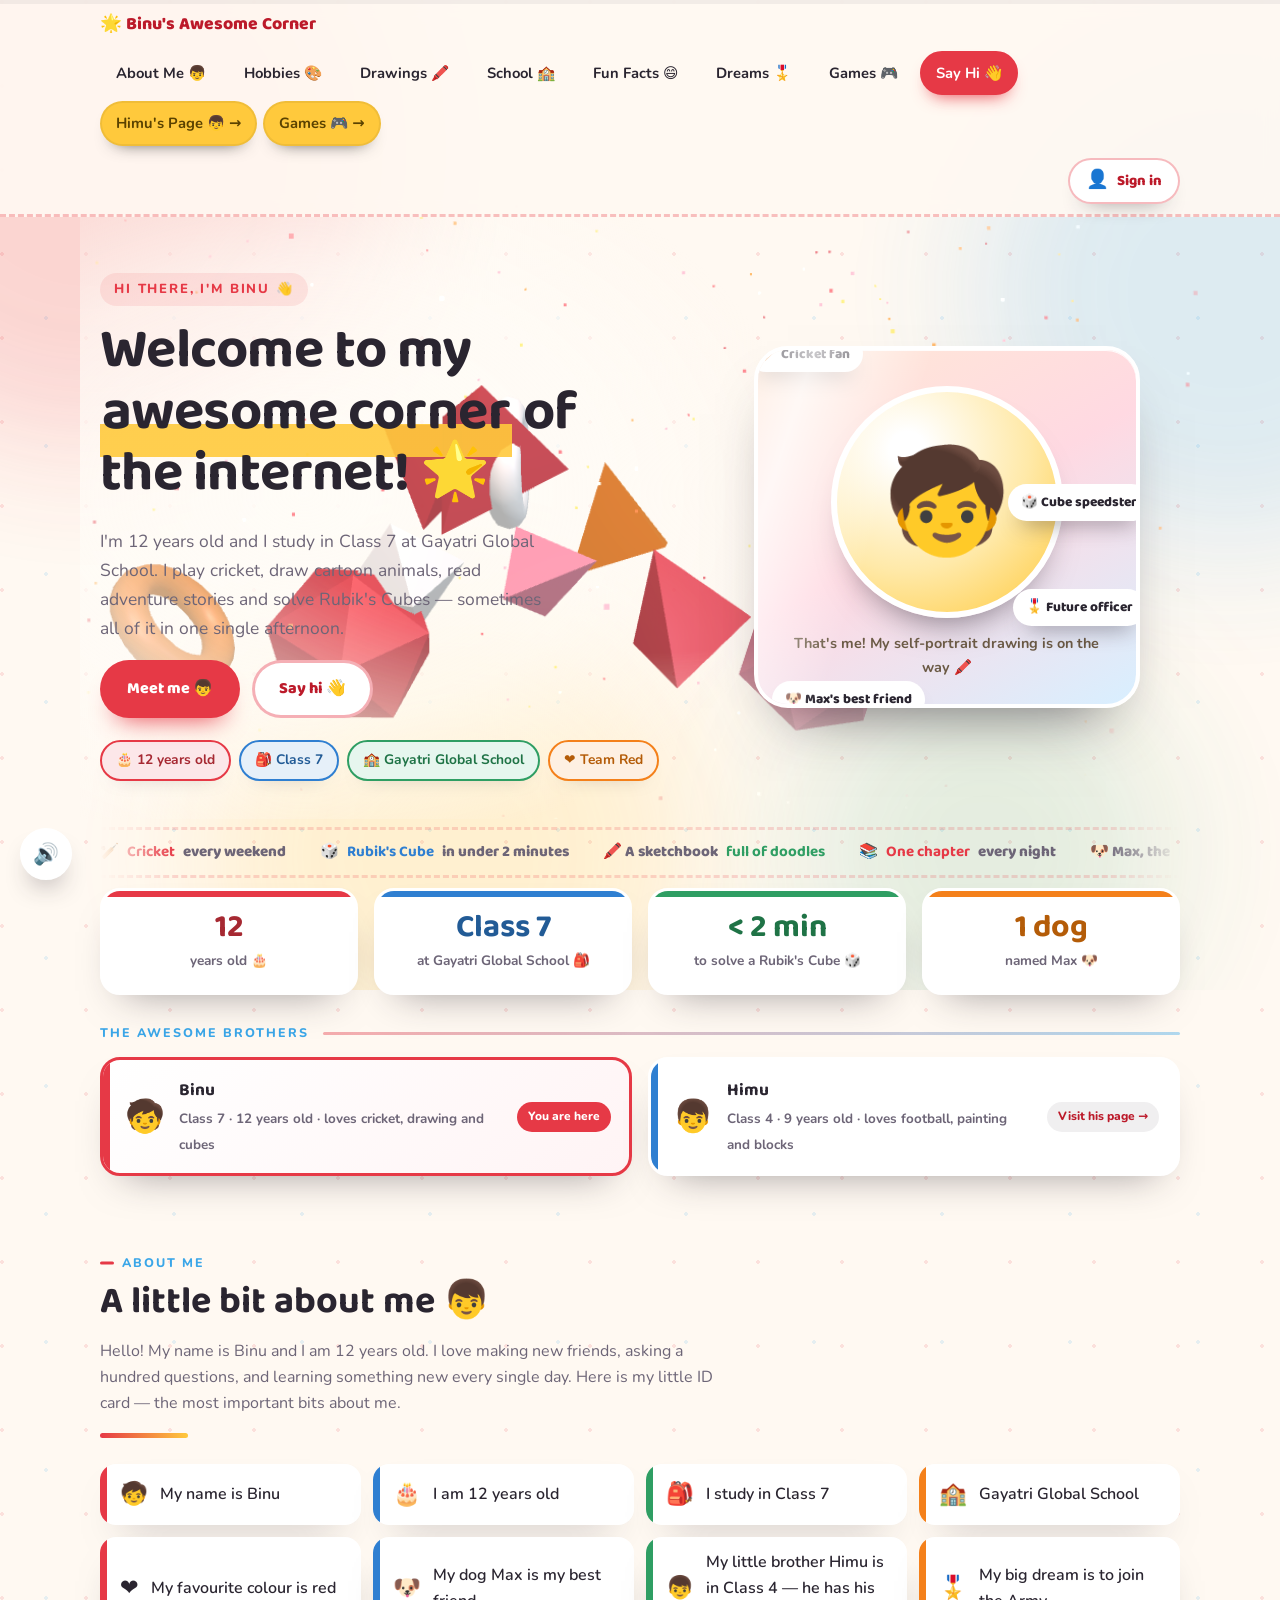
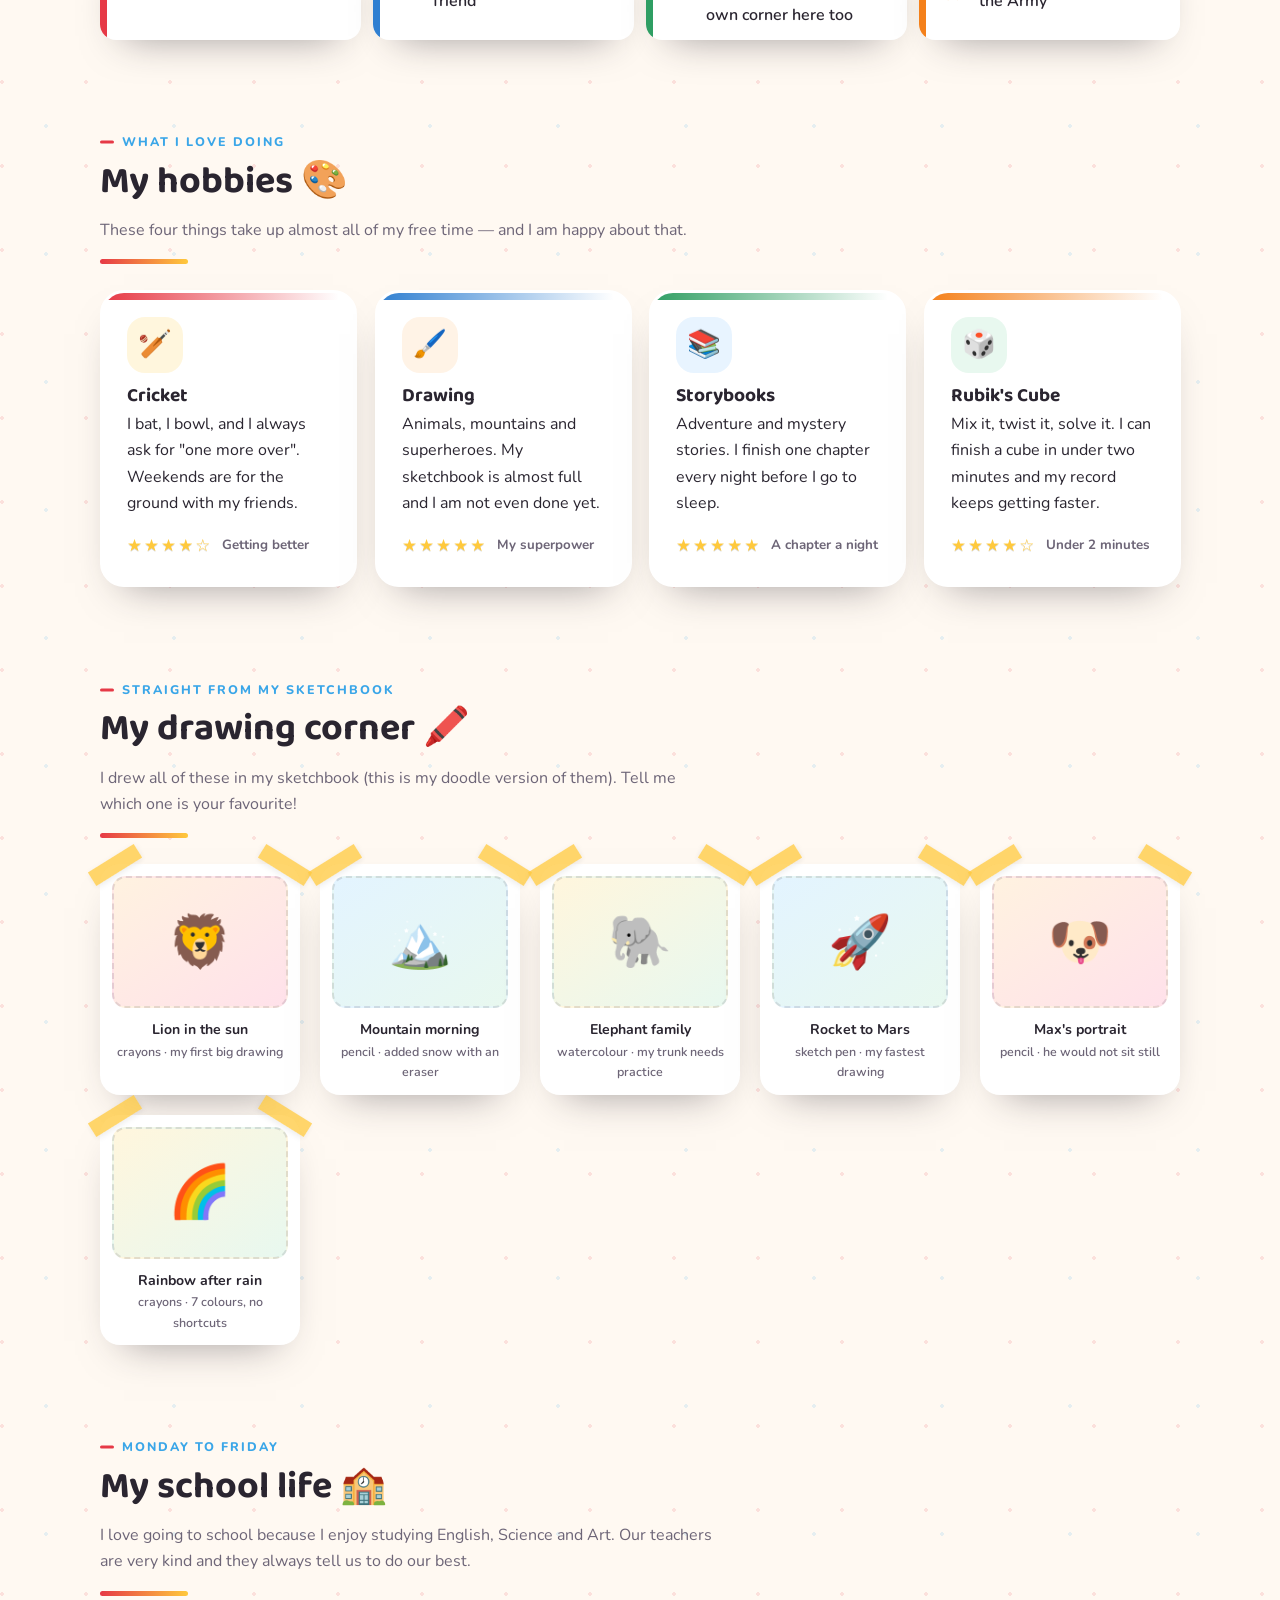
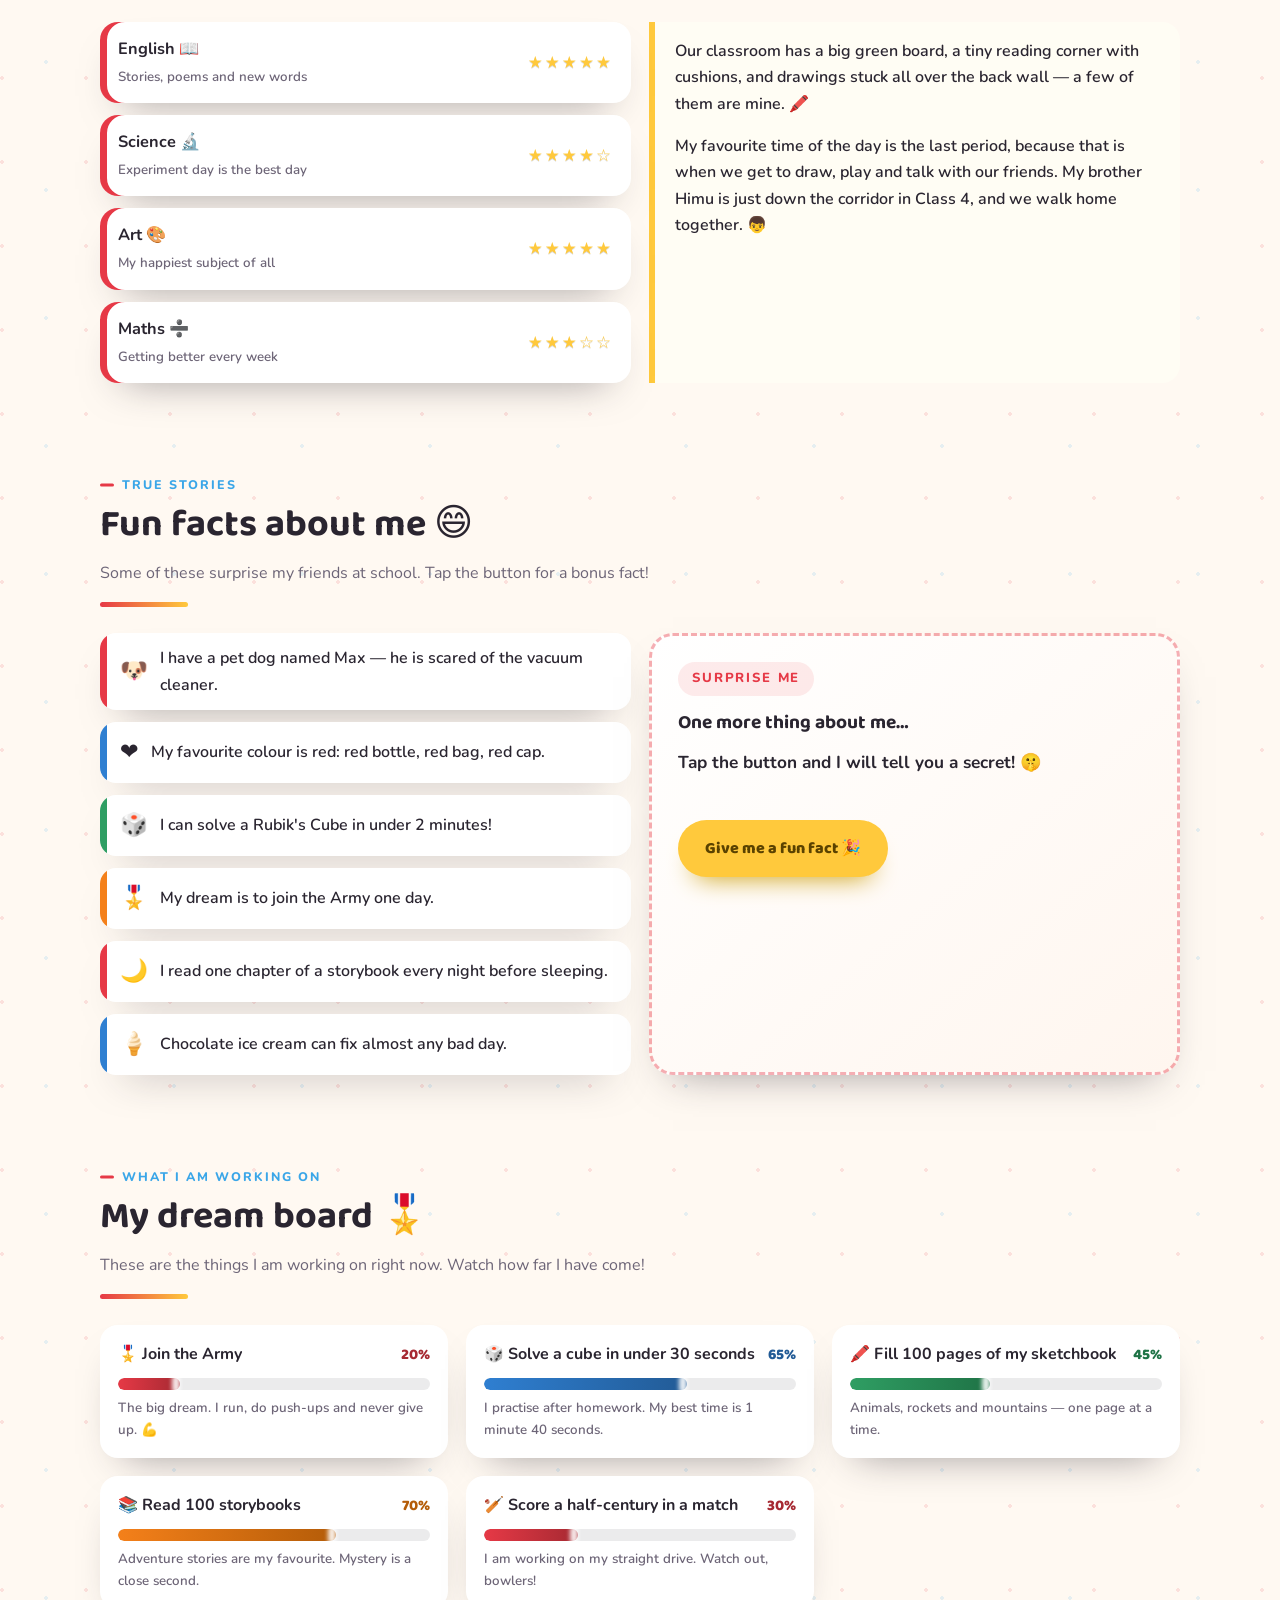
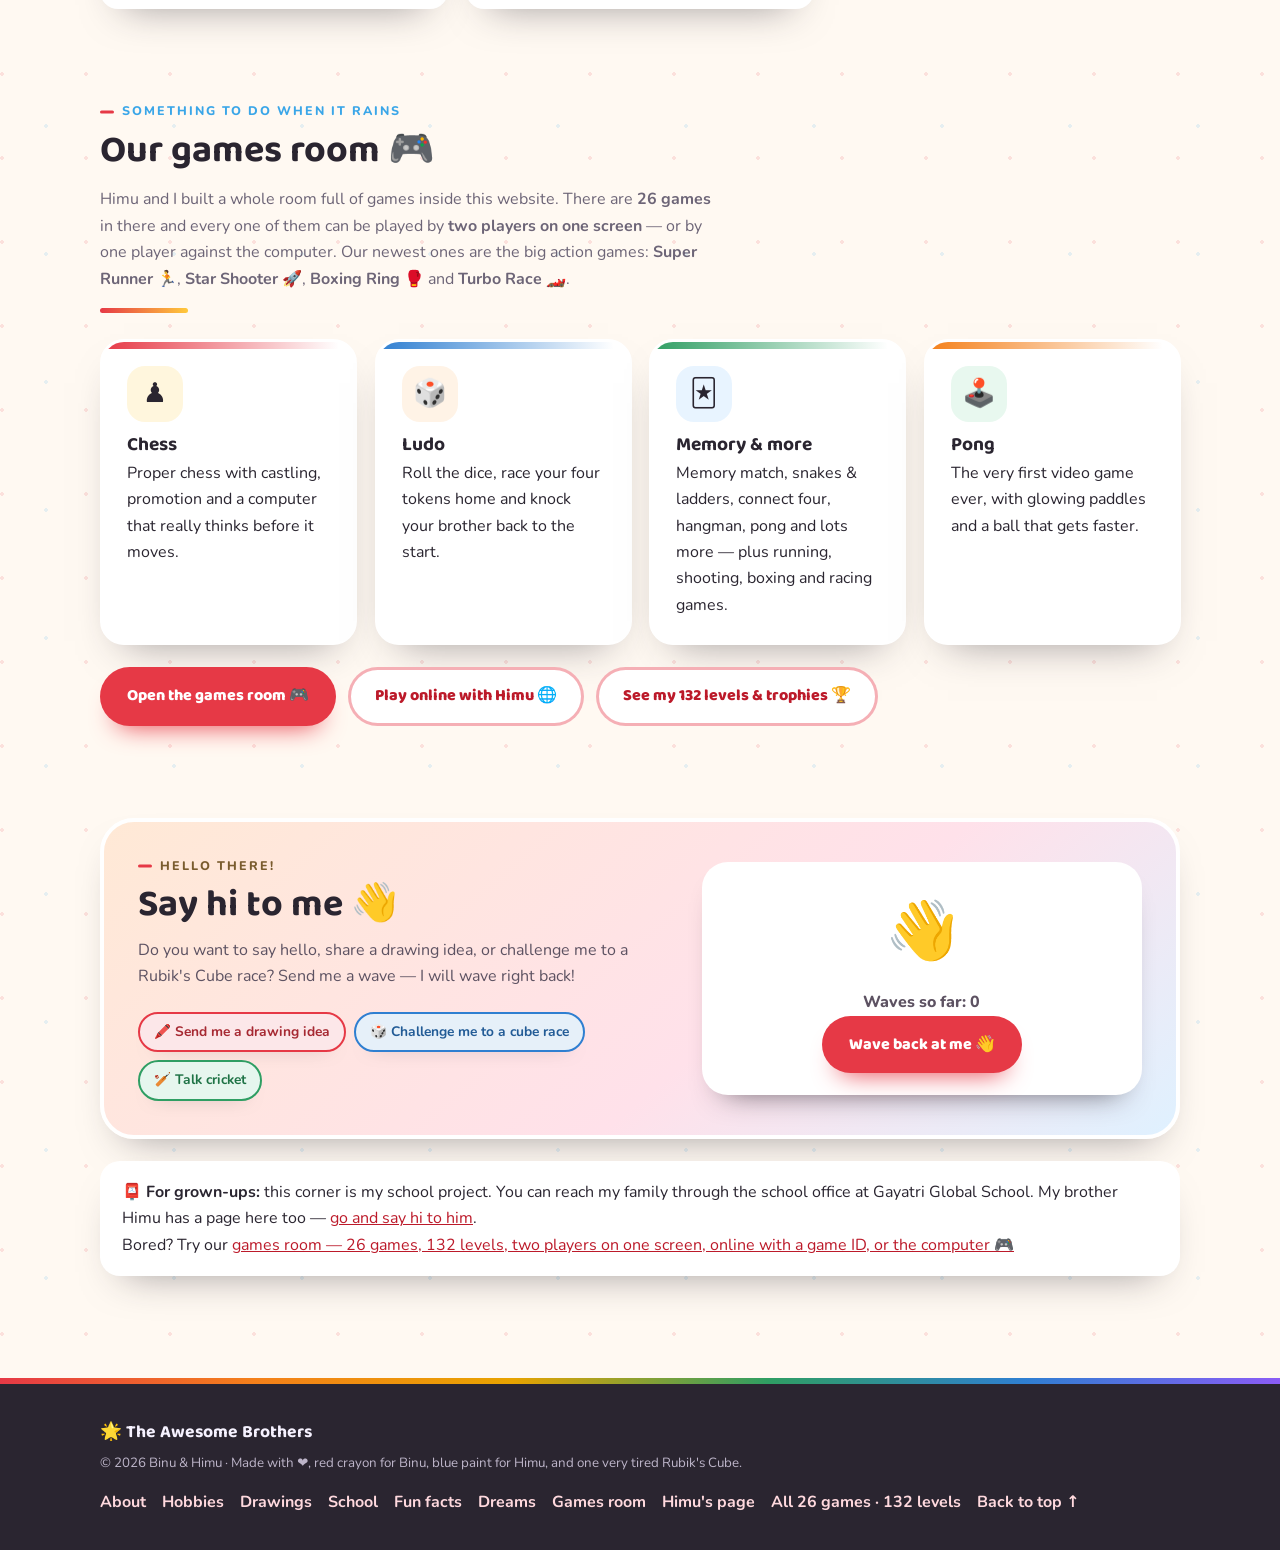
<file: index.html>
<!DOCTYPE html>
<html lang="en">
<head>
<meta charset="UTF-8">
<meta name="viewport" content="width=device-width, initial-scale=1.0">
<title>Binu's Awesome Corner 🌟 | A 7th grader's world of cricket, drawings &amp; Rubik's cubes</title>
<meta name="description" content="Hi, I'm Binu! I'm 12 years old, in Class 7 at Gayatri Global School. Come and see my hobbies, my drawings, my school life and my big dreams — and say hi to my little brother Himu too.">
<meta name="theme-color" content="#e63946">
<meta property="og:title" content="Binu's Awesome Corner 🌟">
<meta property="og:description" content="A 7th grader's world of cricket, drawings, storybooks and Rubik's cubes.">
<meta property="og:type" content="website">
<link rel="icon" href="data:image/svg+xml,%3Csvg xmlns='http://www.w3.org/2000/svg' viewBox='0 0 100 100'%3E%3Ctext y='.9em' font-size='90'%3E🌟%3C/text%3E%3C/svg%3E">
<link rel="preconnect" href="https://fonts.googleapis.com">
<link rel="preconnect" href="https://fonts.gstatic.com" crossorigin>
<link href="https://fonts.googleapis.com/css2?family=Baloo+2:wght@600;700;800&family=Nunito:wght@400;600;700;800&display=swap" rel="stylesheet">
<link rel="stylesheet" href="styles.css">
<link rel="stylesheet" href="motion.css">
<script>document.documentElement.classList.add('js');</script>
<script src="sfx.js" defer></script>
<script src="site.js" defer></script>
<script src="fx.js" defer></script>
<script src="account.js" defer></script>
<script type="module" src="js/three-scene.js"></script>
</head>
<body data-person="binu">

<div class="fx-aurora" aria-hidden="true"><i></i><i></i><i></i><i></i></div>

<a class="skip-link" href="#about">Skip to my page</a>

<!-- Header -->
<header class="site-header">
  <div class="wrap header-inner">
    <a class="brand" href="#top">🌟 Binu's Awesome Corner</a>
    <nav class="nav" aria-label="Sections of my page">
      <a href="#about">About Me 👦</a>
      <a href="#hobbies">Hobbies 🎨</a>
      <a href="#gallery">Drawings 🖍️</a>
      <a href="#school">School 🏫</a>
      <a href="#funfacts">Fun Facts 😄</a>
      <a href="#dreams">Dreams 🎖️</a>
      <a href="#games">Games 🎮</a>
      <a href="#hello">Say Hi 👋</a>
      <a class="page-link" href="himu.html">Himu's Page 👦 →</a>
      <a class="page-link" href="games.html">Games 🎮 →</a>
    </nav>
  </div>
</header>

<main id="top">

  <!-- Hero -->
  <section class="wrap hero" aria-labelledby="hero-title">
    <canvas class="hero-3d" data-scene="red" aria-hidden="true"></canvas>
    <div>
      <span class="kicker">Hi there, I'm Binu 👋</span>
      <h1 id="hero-title">Welcome to my <span class="pop">awesome corner</span> of the internet! 🌟</h1>
      <p class="hero-lead">
        I'm 12 years old and I study in Class 7 at Gayatri Global School. I play cricket,
        draw cartoon animals, read adventure stories and solve Rubik's Cubes —
        sometimes all of it in one single afternoon.
      </p>
      <div class="hero-actions">
        <a class="btn btn-primary" href="#about" data-magnet>Meet me 👦</a>
        <a class="btn btn-ghost" href="#hello" data-magnet>Say hi 👋</a>
      </div>
      <div class="chip-row">
        <span class="chip">🎂 12 years old</span>
        <span class="chip">🎒 Class 7</span>
        <span class="chip">🏫 Gayatri Global School</span>
        <span class="chip">❤️ Team Red</span>
      </div>
    </div>

    <figure class="hero-art">
      <div class="avatar" role="img" aria-label="A cheerful cartoon picture that stands in for my photo">🧒</div>
      <figcaption>That's me! My self-portrait drawing is on the way 🖍️</figcaption>
      <span class="sticker s1">🏏 Cricket fan</span>
      <span class="sticker s2">🎲 Cube speedster</span>
      <span class="sticker s3">🐶 Max's best friend</span>
      <span class="sticker s4">🎖️ Future officer</span>
    </figure>
  </section>

  <!-- Marquee -->
  <section class="wrap" aria-label="What is on this page">
    <div class="fx-marquee">
      <div class="fx-marquee-track" data-marquee>
        <span>🏏 <b>Cricket</b> every weekend</span>
        <span>🎲 <b>Rubik's Cube</b> in under 2 minutes</span>
        <span>🖍️ A sketchbook <b>full of doodles</b></span>
        <span>📚 <b>One chapter</b> every night</span>
        <span>🐶 Max, the <b>best dog</b> in town</span>
        <span>🎖️ Dreaming of the <b>Army</b></span>
        <span>🎮 <b>26 games</b> in our games room</span>
      </div>
    </div>
  </section>

  <!-- Stats -->
  <section class="wrap stats stagger" aria-label="Quick facts about me">
    <div class="stat"><b data-count="12">12</b><span>years old 🎂</span></div>
    <div class="stat"><b>Class 7</b><span>at Gayatri Global School 🎒</span></div>
    <div class="stat"><b>&lt; 2 min</b><span>to solve a Rubik's Cube 🎲</span></div>
    <div class="stat"><b>1 dog</b><span>named Max 🐶</span></div>
  </section>

  <!-- The Awesome Brothers -->
  <section class="wrap siblings" aria-label="Me and my brother Himu">
    <div class="sib-head"><span>The Awesome Brothers</span><i></i></div>
    <div class="sib-row">
      <a class="sib current" href="index.html" aria-current="page">
        <span class="sib-emoji" aria-hidden="true">🧒</span>
        <span class="sib-info">
          <strong>Binu</strong>
          <small>Class 7 · 12 years old · loves cricket, drawing and cubes</small>
        </span>
        <span class="sib-badge">You are here</span>
      </a>
      <a class="sib" href="himu.html">
        <span class="sib-emoji" aria-hidden="true">👦</span>
        <span class="sib-info">
          <strong>Himu</strong>
          <small>Class 4 · 9 years old · loves football, painting and blocks</small>
        </span>
        <span class="sib-go">Visit his page →</span>
      </a>
    </div>
  </section>

  <!-- About -->
  <section class="wrap section reveal" id="about" aria-labelledby="about-title">
    <div class="section-head">
      <span class="eyebrow">About me</span>
      <h2 id="about-title">A little bit about me 👦</h2>
      <p>
        Hello! My name is Binu and I am 12 years old. I love making new friends, asking
        a hundred questions, and learning something new every single day. Here is my
        little ID card — the most important bits about me.
      </p>
    </div>
    <ul class="facts">
      <li><span class="emoji">🧒</span> My name is Binu</li>
      <li><span class="emoji">🎂</span> I am 12 years old</li>
      <li><span class="emoji">🎒</span> I study in Class 7</li>
      <li><span class="emoji">🏫</span> Gayatri Global School</li>
      <li><span class="emoji">❤️</span> My favourite colour is red</li>
      <li><span class="emoji">🐶</span> My dog Max is my best friend</li>
      <li><span class="emoji">👦</span> My little brother Himu is in Class 4 — he has his own corner here too</li>
      <li><span class="emoji">🎖️</span> My big dream is to join the Army</li>
    </ul>
  </section>

  <!-- Hobbies -->
  <section class="wrap section reveal" id="hobbies" aria-labelledby="hobbies-title">
    <div class="section-head">
      <span class="eyebrow">What I love doing</span>
      <h2 id="hobbies-title">My hobbies 🎨</h2>
      <p>These four things take up almost all of my free time — and I am happy about that.</p>
    </div>
    <div class="grid cols-4 stagger">
      <article class="card">
        <div class="card-icon y">🏏</div>
        <h3>Cricket</h3>
        <p>I bat, I bowl, and I always ask for "one more over". Weekends are for the ground with my friends.</p>
        <div class="level"><span class="stars" aria-label="4 out of 5">★★★★☆</span><small>Getting better</small></div>
      </article>
      <article class="card">
        <div class="card-icon">🖌️</div>
        <h3>Drawing</h3>
        <p>Animals, mountains and superheroes. My sketchbook is almost full and I am not even done yet.</p>
        <div class="level"><span class="stars" aria-label="5 out of 5">★★★★★</span><small>My superpower</small></div>
      </article>
      <article class="card">
        <div class="card-icon b">📚</div>
        <h3>Storybooks</h3>
        <p>Adventure and mystery stories. I finish one chapter every night before I go to sleep.</p>
        <div class="level"><span class="stars" aria-label="5 out of 5">★★★★★</span><small>A chapter a night</small></div>
      </article>
      <article class="card">
        <div class="card-icon g">🎲</div>
        <h3>Rubik's Cube</h3>
        <p>Mix it, twist it, solve it. I can finish a cube in under two minutes and my record keeps getting faster.</p>
        <div class="level"><span class="stars" aria-label="4 out of 5">★★★★☆</span><small>Under 2 minutes</small></div>
      </article>
    </div>
  </section>

  <!-- Gallery -->
  <section class="wrap section reveal" id="gallery" aria-labelledby="gallery-title">
    <div class="section-head">
      <span class="eyebrow">Straight from my sketchbook</span>
      <h2 id="gallery-title">My drawing corner 🖍️</h2>
      <p>
        I drew all of these in my sketchbook (this is my doodle version of them).
        Tell me which one is your favourite!
      </p>
    </div>
    <div class="gallery stagger">
      <figure class="art">
        <div class="canvas" role="img" aria-label="Doodle of a lion in the sun">🦁</div>
        <figcaption>Lion in the sun <span>crayons · my first big drawing</span></figcaption>
      </figure>
      <figure class="art">
        <div class="canvas c2" role="img" aria-label="Doodle of mountains in the morning">🏔️</div>
        <figcaption>Mountain morning <span>pencil · added snow with an eraser</span></figcaption>
      </figure>
      <figure class="art">
        <div class="canvas c3" role="img" aria-label="Doodle of an elephant family">🐘</div>
        <figcaption>Elephant family <span>watercolour · my trunk needs practice</span></figcaption>
      </figure>
      <figure class="art">
        <div class="canvas c2" role="img" aria-label="Doodle of a rocket flying to Mars">🚀</div>
        <figcaption>Rocket to Mars <span>sketch pen · my fastest drawing</span></figcaption>
      </figure>
      <figure class="art">
        <div class="canvas" role="img" aria-label="Doodle portrait of my dog Max">🐶</div>
        <figcaption>Max's portrait <span>pencil · he would not sit still</span></figcaption>
      </figure>
      <figure class="art">
        <div class="canvas c3" role="img" aria-label="Doodle of a rainbow after rain">🌈</div>
        <figcaption>Rainbow after rain <span>crayons · 7 colours, no shortcuts</span></figcaption>
      </figure>
    </div>
  </section>

  <!-- School -->
  <section class="wrap section reveal" id="school" aria-labelledby="school-title">
    <div class="section-head">
      <span class="eyebrow">Monday to Friday</span>
      <h2 id="school-title">My school life 🏫</h2>
      <p>
        I love going to school because I enjoy studying English, Science and Art.
        Our teachers are very kind and they always tell us to do our best.
      </p>
    </div>
    <div class="grid cols-2">
      <div class="subjects">
        <div class="subject">
          <span><strong>English 📖</strong><small>Stories, poems and new words</small></span>
          <span class="stars" aria-label="5 out of 5">★★★★★</span>
        </div>
        <div class="subject">
          <span><strong>Science 🔬</strong><small>Experiment day is the best day</small></span>
          <span class="stars" aria-label="4 out of 5">★★★★☆</span>
        </div>
        <div class="subject">
          <span><strong>Art 🎨</strong><small>My happiest subject of all</small></span>
          <span class="stars" aria-label="5 out of 5">★★★★★</span>
        </div>
        <div class="subject">
          <span><strong>Maths ➗</strong><small>Getting better every week</small></span>
          <span class="stars" aria-label="3 out of 5">★★★☆☆</span>
        </div>
      </div>
      <div class="note">
        <p>
          Our classroom has a big green board, a tiny reading corner with cushions,
          and drawings stuck all over the back wall — a few of them are mine. 🖍️
        </p>
        <p>
          My favourite time of the day is the last period, because that is when we
          get to draw, play and talk with our friends. My brother Himu is just down
          the corridor in Class 4, and we walk home together. 👦
        </p>
      </div>
    </div>
  </section>

  <!-- Fun facts -->
  <section class="wrap section reveal" id="funfacts" aria-labelledby="funfacts-title">
    <div class="section-head">
      <span class="eyebrow">True stories</span>
      <h2 id="funfacts-title">Fun facts about me 😄</h2>
      <p>Some of these surprise my friends at school. Tap the button for a bonus fact!</p>
    </div>
    <div class="grid cols-2">
      <div>
        <ul class="facts" style="grid-template-columns:1fr">
          <li><span class="emoji">🐶</span> I have a pet dog named Max — he is scared of the vacuum cleaner.</li>
          <li><span class="emoji">❤️</span> My favourite colour is red: red bottle, red bag, red cap.</li>
          <li><span class="emoji">🎲</span> I can solve a Rubik's Cube in under 2 minutes!</li>
          <li><span class="emoji">🎖️</span> My dream is to join the Army one day.</li>
          <li><span class="emoji">🌙</span> I read one chapter of a storybook every night before sleeping.</li>
          <li><span class="emoji">🍦</span> Chocolate ice cream can fix almost any bad day.</li>
        </ul>
      </div>
      <div class="factbox">
        <span class="kicker" style="margin:0">Surprise me</span>
        <h3 style="margin:0">One more thing about me…</h3>
        <p id="factOut" aria-live="polite">Tap the button and I will tell you a secret! 🤫</p>
        <button class="btn btn-yellow" type="button" id="surpriseBtn">Give me a fun fact 🎉</button>
      </div>
    </div>
  </section>

  <!-- Dreams -->
  <section class="wrap section reveal" id="dreams" aria-labelledby="dreams-title">
    <div class="section-head">
      <span class="eyebrow">What I am working on</span>
      <h2 id="dreams-title">My dream board 🎖️</h2>
      <p>These are the things I am working on right now. Watch how far I have come!</p>
    </div>
    <div class="grid cols-2">
      <div class="dream reveal" style="--w:20%">
        <div class="dream-top"><strong>🎖️ Join the Army</strong><span>20%</span></div>
        <div class="dream-bar"><i></i></div>
        <small>The big dream. I run, do push-ups and never give up. 💪</small>
      </div>
      <div class="dream reveal" style="--w:65%">
        <div class="dream-top"><strong>🎲 Solve a cube in under 30 seconds</strong><span>65%</span></div>
        <div class="dream-bar"><i></i></div>
        <small>I practise after homework. My best time is 1 minute 40 seconds.</small>
      </div>
      <div class="dream reveal" style="--w:45%">
        <div class="dream-top"><strong>🖍️ Fill 100 pages of my sketchbook</strong><span>45%</span></div>
        <div class="dream-bar"><i></i></div>
        <small>Animals, rockets and mountains — one page at a time.</small>
      </div>
      <div class="dream reveal" style="--w:70%">
        <div class="dream-top"><strong>📚 Read 100 storybooks</strong><span>70%</span></div>
        <div class="dream-bar"><i></i></div>
        <small>Adventure stories are my favourite. Mystery is a close second.</small>
      </div>
      <div class="dream reveal" style="--w:30%">
        <div class="dream-top"><strong>🏏 Score a half-century in a match</strong><span>30%</span></div>
        <div class="dream-bar"><i></i></div>
        <small>I am working on my straight drive. Watch out, bowlers!</small>
      </div>
    </div>
  </section>

  <!-- Games room promo -->
  <section class="wrap section reveal" id="games" aria-labelledby="games-title">
    <div class="section-head">
      <span class="eyebrow">Something to do when it rains</span>
      <h2 id="games-title">Our games room 🎮</h2>
      <p>
        Himu and I built a whole room full of games inside this website.
        There are <strong>26 games</strong> in there and every one of them can be played by
        <strong>two players on one screen</strong> — or by one player against the computer.
        Our newest ones are the big action games: <strong>Super Runner</strong> 🏃,
        <strong>Star Shooter</strong> 🚀, <strong>Boxing Ring</strong> 🥊 and
        <strong>Turbo Race</strong> 🏎️.
      </p>
    </div>
    <div class="grid cols-4 stagger">
      <article class="card">
        <div class="card-icon y">♟️</div>
        <h3>Chess</h3>
        <p>Proper chess with castling, promotion and a computer that really thinks before it moves.</p>
      </article>
      <article class="card">
        <div class="card-icon">🎲</div>
        <h3>Ludo</h3>
        <p>Roll the dice, race your four tokens home and knock your brother back to the start.</p>
      </article>
      <article class="card">
        <div class="card-icon b">🃏</div>
        <h3>Memory &amp; more</h3>
        <p>Memory match, snakes &amp; ladders, connect four, hangman, pong and lots more — plus running, shooting, boxing and racing games.</p>
      </article>
      <article class="card">
        <div class="card-icon g">🕹️</div>
        <h3>Pong</h3>
        <p>The very first video game ever, with glowing paddles and a ball that gets faster.</p>
      </article>
    </div>
    <div class="hero-actions" style="margin-top:22px">
      <a class="btn btn-primary" href="games.html" data-magnet>Open the games room 🎮</a>
      <a class="btn btn-ghost" href="games.html?online=1" data-magnet>Play online with Himu 🌐</a>
      <a class="btn btn-ghost" href="games.html#trophies" data-magnet>See my 132 levels &amp; trophies 🏆</a>
    </div>
  </section>

  <!-- Say hi -->
  <section class="wrap section reveal" id="hello" aria-labelledby="hello-title">
    <div class="hello">
      <div>
        <span class="eyebrow" style="color:#7a5c2e">Hello there!</span>
        <h2 id="hello-title">Say hi to me 👋</h2>
        <p>
          Do you want to say hello, share a drawing idea, or challenge me to a
          Rubik's Cube race? Send me a wave — I will wave right back!
        </p>
        <div class="chip-row">
          <span class="chip">🖍️ Send me a drawing idea</span>
          <span class="chip">🎲 Challenge me to a cube race</span>
          <span class="chip">🏏 Talk cricket</span>
        </div>
      </div>
      <div class="wave-art">
        <span class="big" role="img" aria-label="A waving hand">👋</span>
        <p class="wave-out" id="waveOut" aria-live="polite">Waves so far: 0</p>
        <button class="btn btn-primary" type="button" id="waveBtn">Wave back at me 👋</button>
      </div>
    </div>

    <!-- A grown-up can add a contact email here later; a real contact form can be wired up too. -->
    <div class="contact-note">
      <p style="margin:0">
        <strong>📮 For grown-ups:</strong> this corner is my school project.
        You can reach my family through the school office at Gayatri Global School.
        My brother Himu has a page here too — <a href="himu.html">go and say hi to him</a>.<br>
        Bored? Try our <a href="games.html?online=1">games room — 26 games, 132 levels, two players on one screen, online with a game ID, or the computer 🎮</a>
      </p>
    </div>
  </section>

</main>

<!-- Footer -->
<footer class="site-footer">
  <div class="wrap footer-inner">
    <div>
      <strong style="font-family:var(--font-head);font-size:1.1rem">🌟 The Awesome Brothers</strong>
      <small>&copy; 2026 Binu &amp; Himu · Made with ❤️, red crayon for Binu, blue paint for Himu, and one very tired Rubik's Cube.</small>
    </div>
    <nav class="footer-links" aria-label="Footer">
      <a href="#about">About</a>
      <a href="#hobbies">Hobbies</a>
      <a href="#gallery">Drawings</a>
      <a href="#school">School</a>
      <a href="#funfacts">Fun facts</a>
      <a href="#dreams">Dreams</a>
      <a href="#games">Games room</a>
      <a href="himu.html">Himu's page</a>
      <a href="games.html">All 26 games · 132 levels</a>
      <a href="#top">Back to top ↑</a>
    </nav>
  </div>
</footer>

<button class="to-top" type="button" id="toTop" aria-label="Back to top of page">↑</button>
<div class="confetti-layer" id="confettiLayer" aria-hidden="true"></div>

</body>
</html>
</file>
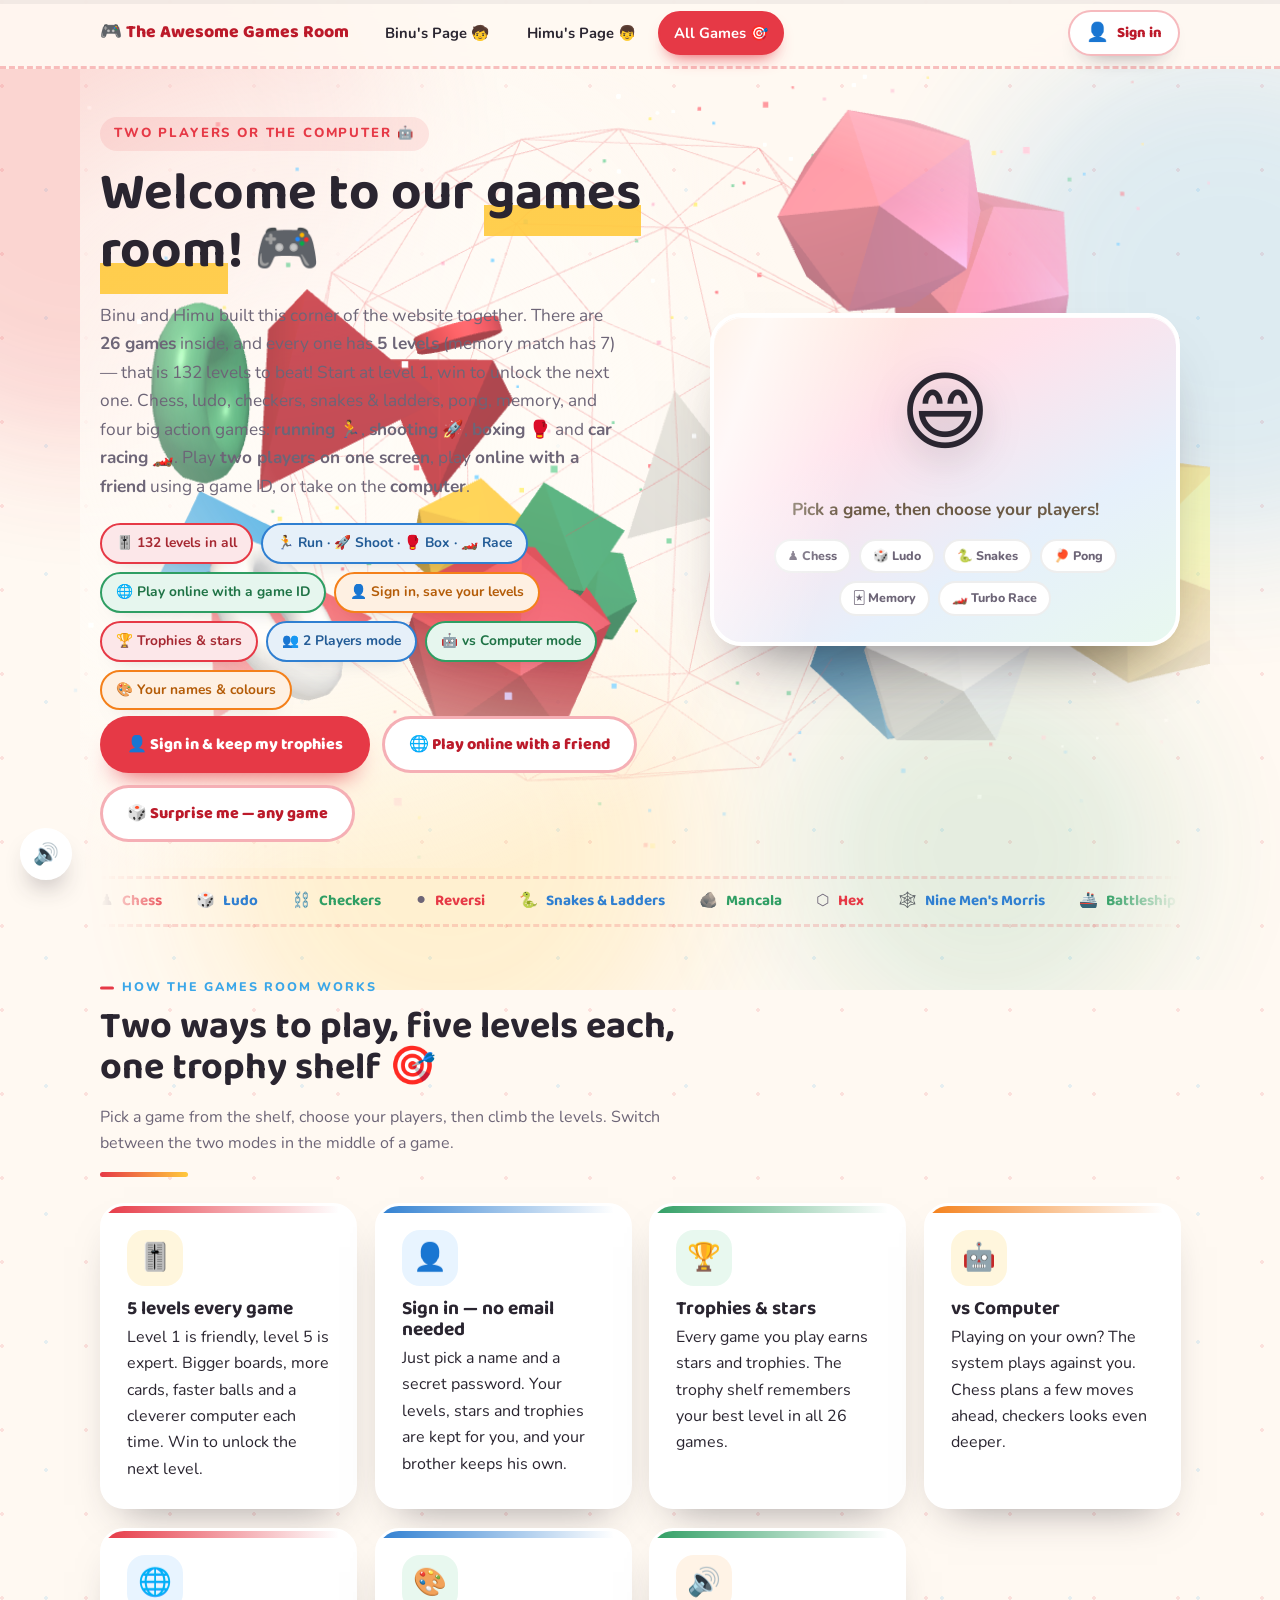
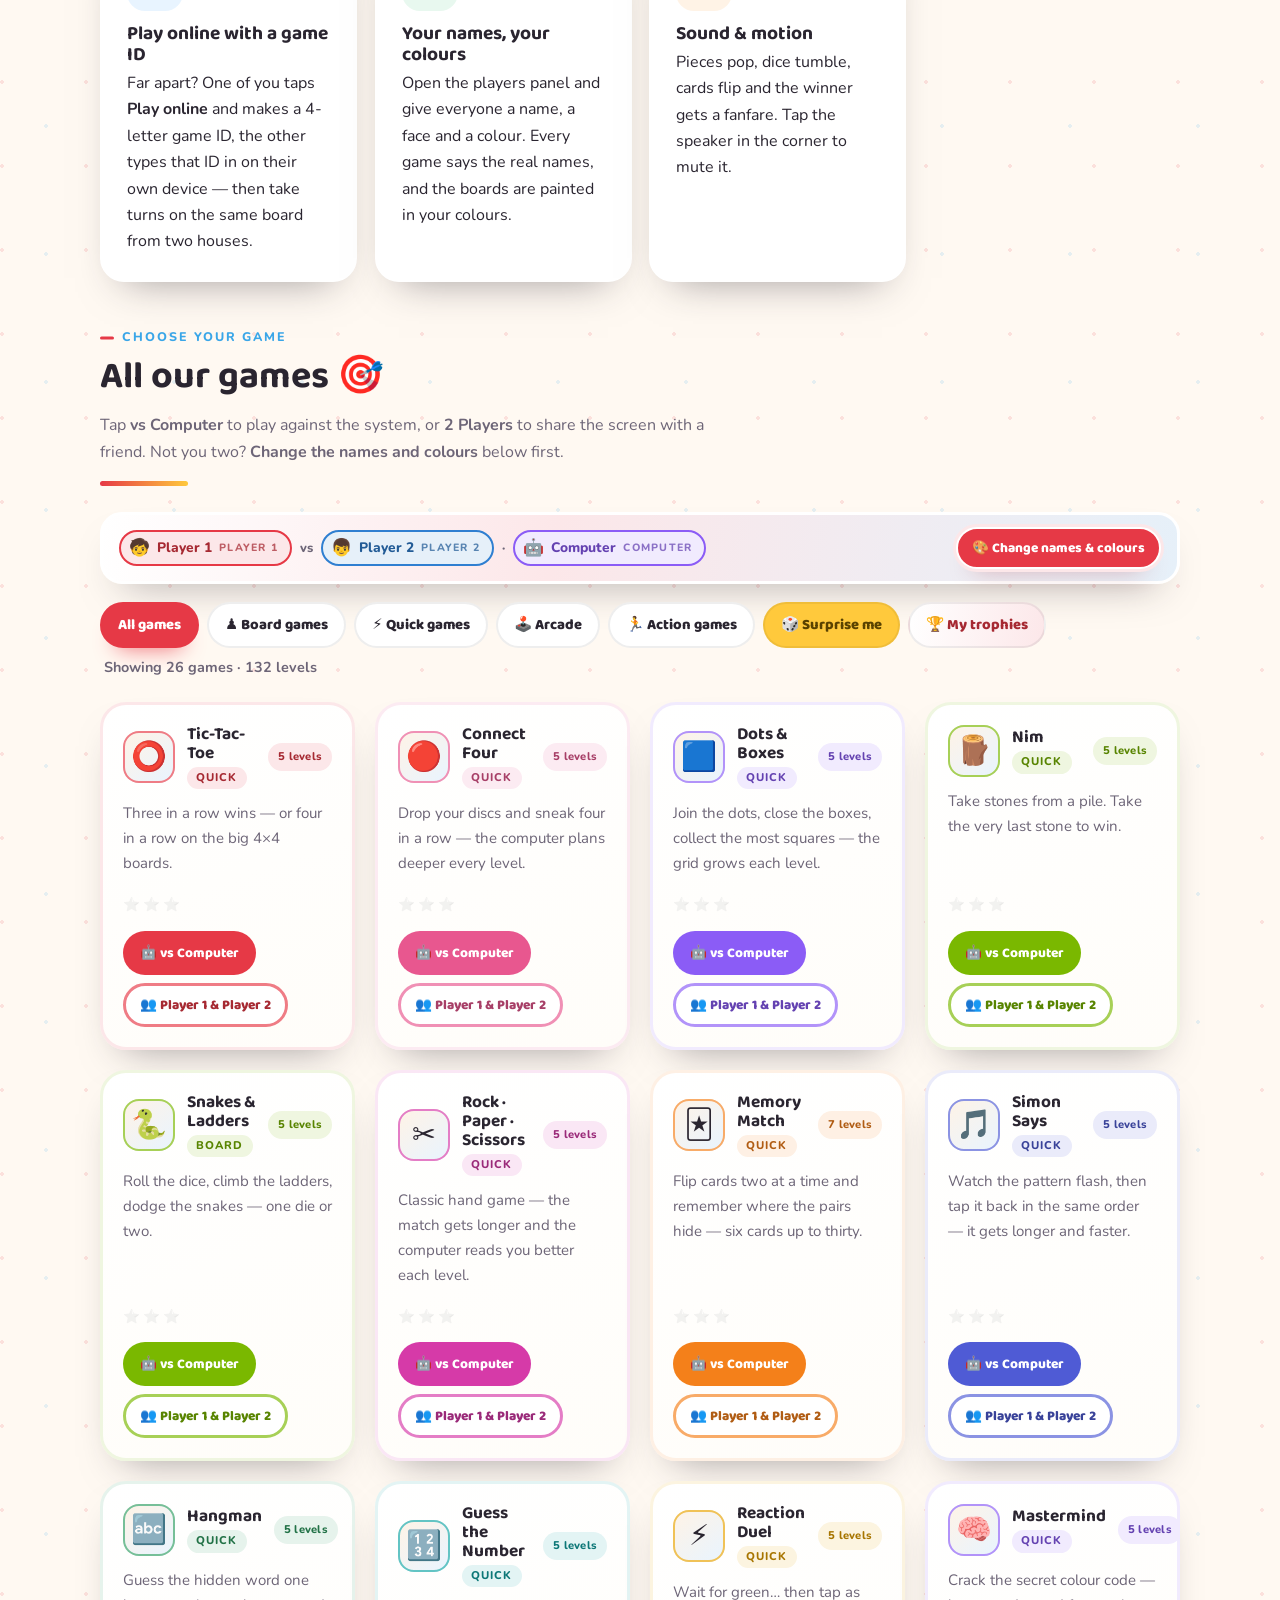
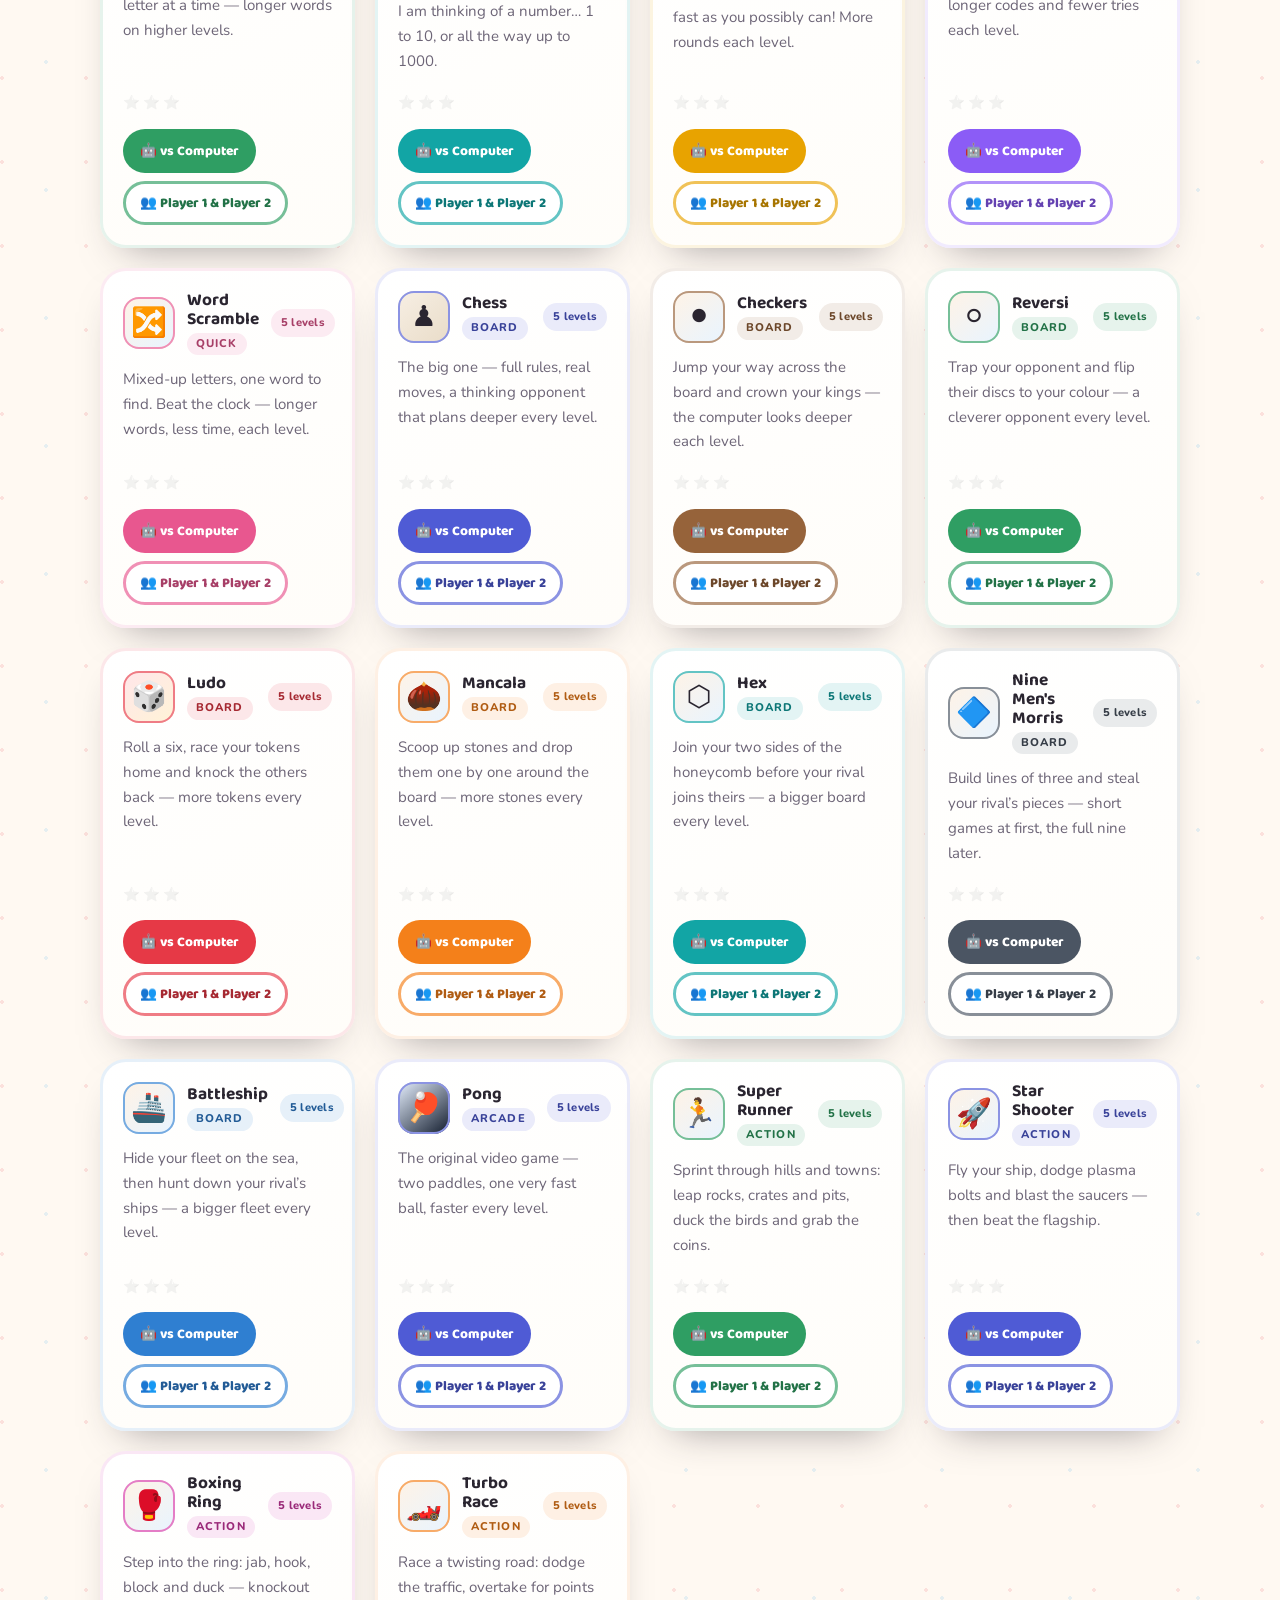
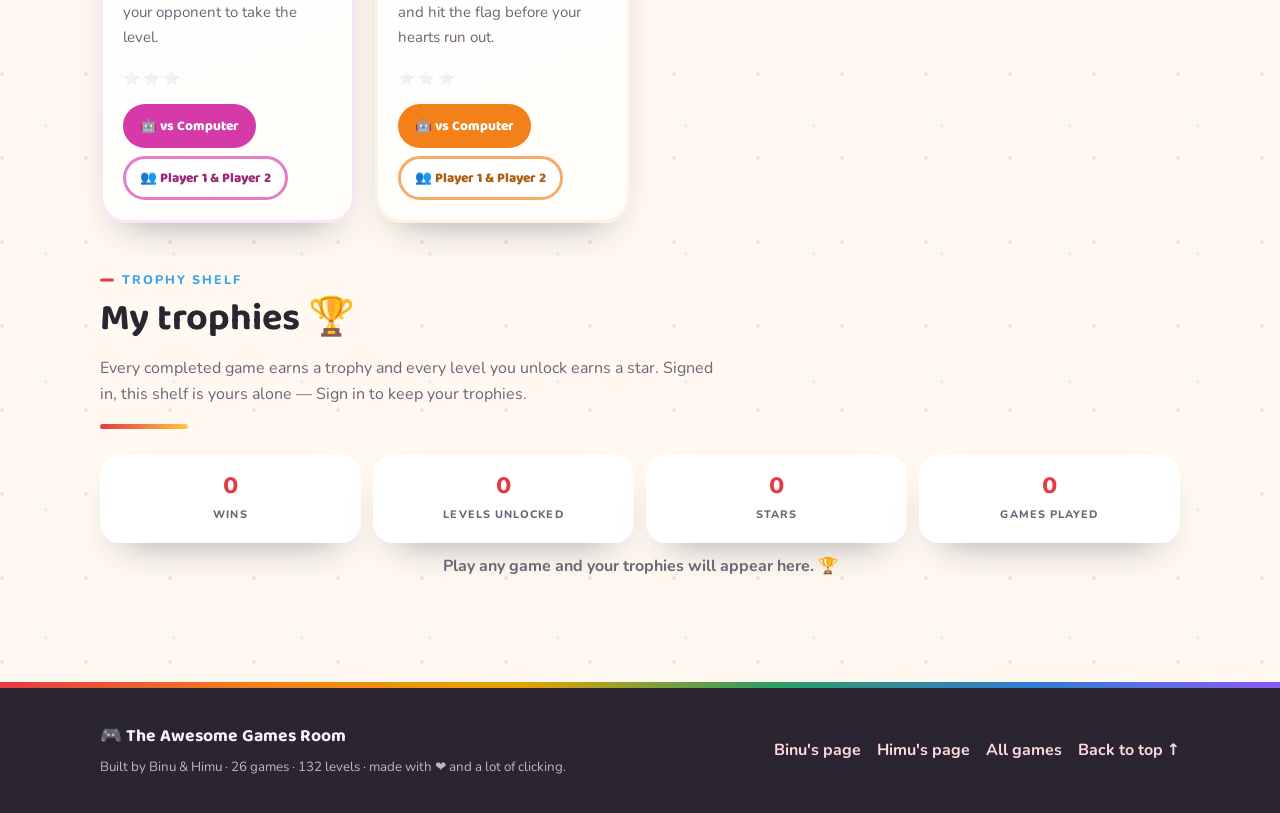
<file: games.html>
<!DOCTYPE html>
<html lang="en">
<head>
<meta charset="UTF-8">
<meta name="viewport" content="width=device-width, initial-scale=1.0">
<title>The Awesome Games Room 🎮 | 26 games and 132 levels for Binu &amp; Himu</title>
<meta name="description" content="26 family games with 132 levels in all — chess, ludo, checkers, snakes and ladders, pong, memory, plus running, shooting, boxing and car racing games. Play two-player on one screen or against the computer, and sign in to keep your levels and trophies.">
<meta name="theme-color" content="#e63946">
<link rel="icon" href="data:image/svg+xml,%3Csvg xmlns='http://www.w3.org/2000/svg' viewBox='0 0 100 100'%3E%3Ctext y='.9em' font-size='90'%3E🎮%3C/text%3E%3C/svg%3E">
<link rel="preconnect" href="https://fonts.googleapis.com">
<link rel="preconnect" href="https://fonts.gstatic.com" crossorigin>
<link href="https://fonts.googleapis.com/css2?family=Baloo+2:wght@600;700;800&family=Nunito:wght@400;600;700;800&display=swap" rel="stylesheet">
<link rel="stylesheet" href="styles.css">
<link rel="stylesheet" href="games.css">
<link rel="stylesheet" href="motion.css">
<script>document.documentElement.classList.add('js');</script>
<script src="sfx.js" defer></script>
<script src="site.js" defer></script>
<script src="fx.js" defer></script>
<script src="account.js" defer></script>
<script src="games/core.js" defer></script>
<script src="games/quick1.js" defer></script>
<script src="games/quick2.js" defer></script>
<script src="games/board1.js" defer></script>
<script src="games/board2.js" defer></script>
<script src="games/arcade.js" defer></script>
<script src="games/runner.js" defer></script>
<script src="games/shooter.js" defer></script>
<script src="games/boxing.js" defer></script>
<script src="games/racer.js" defer></script>
<script src="games/polish.js" defer></script>
<script src="games/players.js" defer></script>
<script src="games/hub.js" defer></script>
<script src="games/net.js" defer></script>
<script src="games/online.js" defer></script>
<script type="module" src="js/three-scene.js"></script>
</head>
<body data-person="games">

<div class="fx-aurora" aria-hidden="true"><i></i><i></i><i></i><i></i></div>

<a class="skip-link" href="#hub">Skip to the games</a>

<header class="site-header">
  <div class="wrap header-inner">
    <a class="brand" href="#top">🎮 The Awesome Games Room</a>
    <nav class="nav" aria-label="Pages">
      <a href="index.html">Binu's Page 🧒</a>
      <a href="himu.html">Himu's Page 👦</a>
      <a href="#hub">All Games 🎯</a>
    </nav>
  </div>
</header>

<main id="top">

  <!-- Hero -->
  <section class="wrap games-hero" aria-labelledby="games-title">
    <canvas class="hero-3d" data-scene="games" aria-hidden="true"></canvas>
    <div>
      <span class="kicker">Two players or the computer 🤖</span>
      <h1 id="games-title">Welcome to our <span class="pop">games room</span>! 🎮</h1>
      <p>
        Binu and Himu built this corner of the website together. There are
        <strong><span id="heroCount">26</span> games</strong> inside, and every one has
        <strong>5 levels</strong> (memory match has 7) — that is 132 levels to beat! Start at level 1, win to
        unlock the next one. Chess, ludo, checkers, snakes &amp; ladders, pong, memory,
        and four big action games: <strong>running</strong> 🏃, <strong>shooting</strong> 🚀,
        <strong>boxing</strong> 🥊 and <strong>car racing</strong> 🏎️. Play <strong>two players on one screen</strong>, play
        <strong>online with a friend</strong> using a game ID, or take on the
        <strong>computer</strong>.
      </p>
      <div class="chip-row">
        <span class="chip">🎚️ 132 levels in all</span>
        <span class="chip">🏃 Run · 🚀 Shoot · 🥊 Box · 🏎️ Race</span>
        <span class="chip">🌐 Play online with a game ID</span>
        <span class="chip">👤 Sign in, save your levels</span>
        <span class="chip">🏆 Trophies &amp; stars</span>
        <span class="chip">👥 2 Players mode</span>
        <span class="chip">🤖 vs Computer mode</span>
        <span class="chip">🎨 Your names &amp; colours</span>
      </div>
      <div class="hero-actions">
        <button class="btn btn-primary" type="button" id="signInHero">👤 Sign in &amp; keep my trophies</button>
        <button class="btn btn-ghost" type="button" id="onlineHeroBtn">🌐 Play online with a friend</button>
        <button class="btn btn-ghost" type="button" id="randomBtnHero">🎲 Surprise me — any game</button>
      </div>
    </div>
    <div class="games-hero-art">
      <span class="smiley" role="img" aria-label="A smiley face">😄</span>
      <p style="margin:10px 0 0;font-weight:700;color:#6b5a45">Pick a game, then choose your players!</p>
      <div class="art-chips">
        <span class="gk-chip">♟️ Chess</span>
        <span class="gk-chip">🎲 Ludo</span>
        <span class="gk-chip">🐍 Snakes</span>
        <span class="gk-chip">🏓 Pong</span>
        <span class="gk-chip">🃏 Memory</span>
        <span class="gk-chip">🏎️ Turbo Race</span>
      </div>
    </div>
  </section>

  <!-- Marquee -->
  <section class="wrap" aria-label="Games in our room">
    <div class="fx-marquee">
      <div class="fx-marquee-track" data-marquee>
        <span>♟️ <b>Chess</b></span>
        <span>🎲 <b>Ludo</b></span>
        <span>⛓️ <b>Checkers</b></span>
        <span>⚫ <b>Reversi</b></span>
        <span>🐍 <b>Snakes &amp; Ladders</b></span>
        <span>🪨 <b>Mancala</b></span>
        <span>⬡ <b>Hex</b></span>
        <span>🕸️ <b>Nine Men's Morris</b></span>
        <span>🚢 <b>Battleship</b></span>
        <span>❌ <b>Tic-Tac-Toe</b></span>
        <span>🔴 <b>Connect Four</b></span>
        <span>🃏 <b>Memory Match</b></span>
        <span>🎵 <b>Simon Says</b></span>
        <span>🔤 <b>Hangman</b></span>
        <span>🔢 <b>Guess the Number</b></span>
        <span>⚡ <b>Reaction Duel</b></span>
        <span>🎯 <b>Mastermind</b></span>
        <span>🔀 <b>Word Scramble</b></span>
        <span>🏓 <b>Pong</b></span>
        <span>🏃 <b>Super Runner</b></span>
        <span>🚀 <b>Star Shooter</b></span>
        <span>🥊 <b>Boxing Ring</b></span>
        <span>🏎️ <b>Turbo Race</b></span>
      </div>
    </div>
  </section>

  <!-- How it works -->
  <section class="wrap section reveal" aria-labelledby="how-title">
    <div class="section-head">
      <span class="eyebrow">How the games room works</span>
      <h2 id="how-title">Two ways to play, five levels each, one trophy shelf 🎯</h2>
      <p>Pick a game from the shelf, choose your players, then climb the levels. Switch between the two modes in the middle of a game.</p>
    </div>
    <div class="grid cols-4 stagger">
      <article class="card">
        <div class="card-icon y">🎚️</div>
        <h3>5 levels every game</h3>
        <p>Level 1 is friendly, level 5 is expert. Bigger boards, more cards, faster balls and a cleverer computer each time. Win to unlock the next level.</p>
      </article>
      <article class="card">
        <div class="card-icon b">👤</div>
        <h3>Sign in — no email needed</h3>
        <p>Just pick a name and a secret password. Your levels, stars and trophies are kept for you, and your brother keeps his own.</p>
      </article>
      <article class="card">
        <div class="card-icon g">🏆</div>
        <h3>Trophies &amp; stars</h3>
        <p>Every game you play earns stars and trophies. The trophy shelf remembers your best level in all 26 games.</p>
      </article>
      <article class="card">
        <div class="card-icon y">🤖</div>
        <h3>vs Computer</h3>
        <p>Playing on your own? The system plays against you. Chess plans a few moves ahead, checkers looks even deeper.</p>
      </article>
      <article class="card">
        <div class="card-icon b">🌐</div>
        <h3>Play online with a game ID</h3>
        <p>Far apart? One of you taps <strong>Play online</strong> and makes a 4-letter game ID, the other types that ID in on their own device — then take turns on the same board from two houses.</p>
      </article>
      <article class="card">
        <div class="card-icon g">🎨</div>
        <h3>Your names, your colours</h3>
        <p>Open the players panel and give everyone a name, a face and a colour. Every game says the real names, and the boards are painted in your colours.</p>
      </article>
      <article class="card">
        <div class="card-icon">🔊</div>
        <h3>Sound &amp; motion</h3>
        <p>Pieces pop, dice tumble, cards flip and the winner gets a fanfare. Tap the speaker in the corner to mute it.</p>
      </article>
    </div>
  </section>

  <!-- Game list -->
  <section class="wrap" id="hub" aria-labelledby="hub-title">
    <div class="section-head">
      <span class="eyebrow">Choose your game</span>
      <h2 id="hub-title">All our games 🎯</h2>
      <p>Tap <strong>vs Computer</strong> to play against the system, or <strong>2 Players</strong> to share the screen with a friend. Not you two? <strong>Change the names and colours</strong> below first.</p>
    </div>
    <div class="gk-who-strip" id="whoStrip" aria-live="polite"></div>
    <div class="filter-row" id="filters" role="group" aria-label="Filter games">
      <button class="gk-filter gk-filter-on" type="button" data-filter="all">All games</button>
      <button class="gk-filter" type="button" data-filter="Board">♟️ Board games</button>
      <button class="gk-filter" type="button" data-filter="Quick">⚡ Quick games</button>
      <button class="gk-filter" type="button" data-filter="Arcade">🕹️ Arcade</button>
      <button class="gk-filter" type="button" data-filter="Action">🏃 Action games</button>
      <button class="gk-filter gk-random" type="button" id="randomBtn" title="Open a random game">🎲 Surprise me</button>
      <button class="gk-filter gk-trophy-btn" type="button" id="trophyBtn" title="Jump to your trophy shelf">🏆 My trophies</button>
      <span class="filter-count">Showing <b id="gameCount">26</b> games · 132 levels</span>
    </div>
    <div class="game-grid" id="cards"></div>
  </section>

  <!-- Trophy shelf -->
  <section class="wrap section" id="trophies" aria-labelledby="trophies-title">
    <div class="section-head">
      <span class="eyebrow">Trophy shelf</span>
      <h2 id="trophies-title">My trophies 🏆</h2>
      <p>Every completed game earns a trophy and every level you unlock earns a star. Signed in, this shelf is yours alone — <span id="trophyLine">sign in to keep your trophies</span>.</p>
    </div>
    <div class="gk-trophies" id="trophyGrid" aria-live="polite"></div>
  </section>

  <!-- The game screen -->
  <section class="wrap game-stage" id="stage" hidden aria-labelledby="stageTitle">
    <div class="stage-head">
      <button class="gk-btn gk-btn-ghost gk-btn-small" type="button" id="backBtn">← All games</button>
      <h2><span id="stageEmoji" aria-hidden="true">🎮</span> <span id="stageTitle">Game</span></h2>
      <span class="spacer"></span>
      <div class="mode-switch" id="modeSwitch" role="group" aria-label="Choose who is playing">
        <button class="gk-mode-btn" type="button" data-mode="two">👥 2 Players</button>
        <button class="gk-mode-btn gk-mode-on" type="button" data-mode="cpu">🤖 vs Computer</button>
      </div>
      <button class="gk-btn gk-btn-ghost gk-btn-small" type="button" id="restartBtn">↻ Restart level</button>
    </div>
    <div class="gk-online-bar" id="onlineBar">
      <button class="gk-btn gk-btn-ghost gk-btn-small" type="button" id="onlineBtn">🌐 Play online</button>
      <span class="gk-online-live" id="onlineLive" hidden aria-live="polite"></span>
    </div>
    <div class="gk-stage-who" id="stageWho" aria-live="polite"></div>
    <p class="gk-status" id="statusLine" aria-live="polite"></p>
    <div class="gk-root" id="gameRoot"></div>
    <div class="gk-result" id="resultBanner" hidden>
      <p id="resultText"></p>
      <div class="gk-controls">
        <button class="gk-btn gk-btn-main" type="button" id="againBtn">🔁 Play again</button>
        <button class="gk-btn gk-btn-ghost" type="button" id="toListBtn">🎯 Back to all games</button>
      </div>
    </div>
    <details class="gk-rules">
      <summary>How to play 🤔</summary>
      <p id="rulesText"></p>
    </details>
  </section>

  <!-- Online play: make a game ID, or join a friend's -->
  <div class="gk-players gk-online-panel" id="onlinePanel" hidden>
    <div class="gk-players-card" role="dialog" aria-modal="true" aria-labelledby="opTitle">
      <button class="gk-pp-x" type="button" id="onlineClose" aria-label="Close online play">✖</button>
      <h2 id="opTitle">Play online with a game ID 🌐</h2>
      <p class="gk-players-lead" id="onlineLead">Two players, two devices, one board. One of you makes a game ID and reads it out; the other types it in.</p>
      <span class="gk-online-tail" hidden></span>
    </div>
  </div>

  <!-- Player options -->
  <div class="gk-players" id="playersPanel" hidden>
    <div class="gk-players-card" role="dialog" aria-modal="true" aria-labelledby="ppTitle">
      <button class="gk-pp-x" type="button" id="ppClose" aria-label="Close player options">✖</button>
      <h2 id="ppTitle">Who is playing? 🎨</h2>
      <p class="gk-players-lead">Give everyone a name, a face and a colour. All 26 games use them straight away — and the boards are painted in your colours. Your choices are remembered for the player who is signed in.</p>
      <div class="gk-pp-grid" id="ppGrid"></div>
      <div class="gk-pp-skins">
        <span class="gk-pp-tag">Board style</span>
        <div class="gk-filter-row" id="ppSkins" role="group" aria-label="Board style">
          <button class="gk-filter gk-filter-on" type="button" data-skin="classic">🎨 Classic</button>
          <button class="gk-filter" type="button" data-skin="rainbow">🌈 Rainbow</button>
        </div>
      </div>
      <div class="gk-controls gk-pp-actions">
        <button class="gk-btn gk-btn-main" type="button" id="ppDone">✅ Done — let's play</button>
        <button class="gk-btn gk-btn-ghost" type="button" id="ppReset">↺ Reset names</button>
      </div>
    </div>
  </div>

</main>

<footer class="site-footer">
  <div class="wrap footer-inner">
    <div>
      <strong style="font-family:var(--font-head);font-size:1.1rem">🎮 The Awesome Games Room</strong>
      <small>Built by Binu &amp; Himu · 26 games · 132 levels · made with ❤️ and a lot of clicking.</small>
    </div>
    <nav class="footer-links" aria-label="Footer">
      <a href="index.html">Binu's page</a>
      <a href="himu.html">Himu's page</a>
      <a href="#hub">All games</a>
      <a href="#top">Back to top ↑</a>
    </nav>
  </div>
</footer>

<button class="to-top" type="button" id="toTop" aria-label="Back to top of page">↑</button>
<div class="confetti-layer" id="confettiLayer" aria-hidden="true"></div>

</body>
</html>
</file>
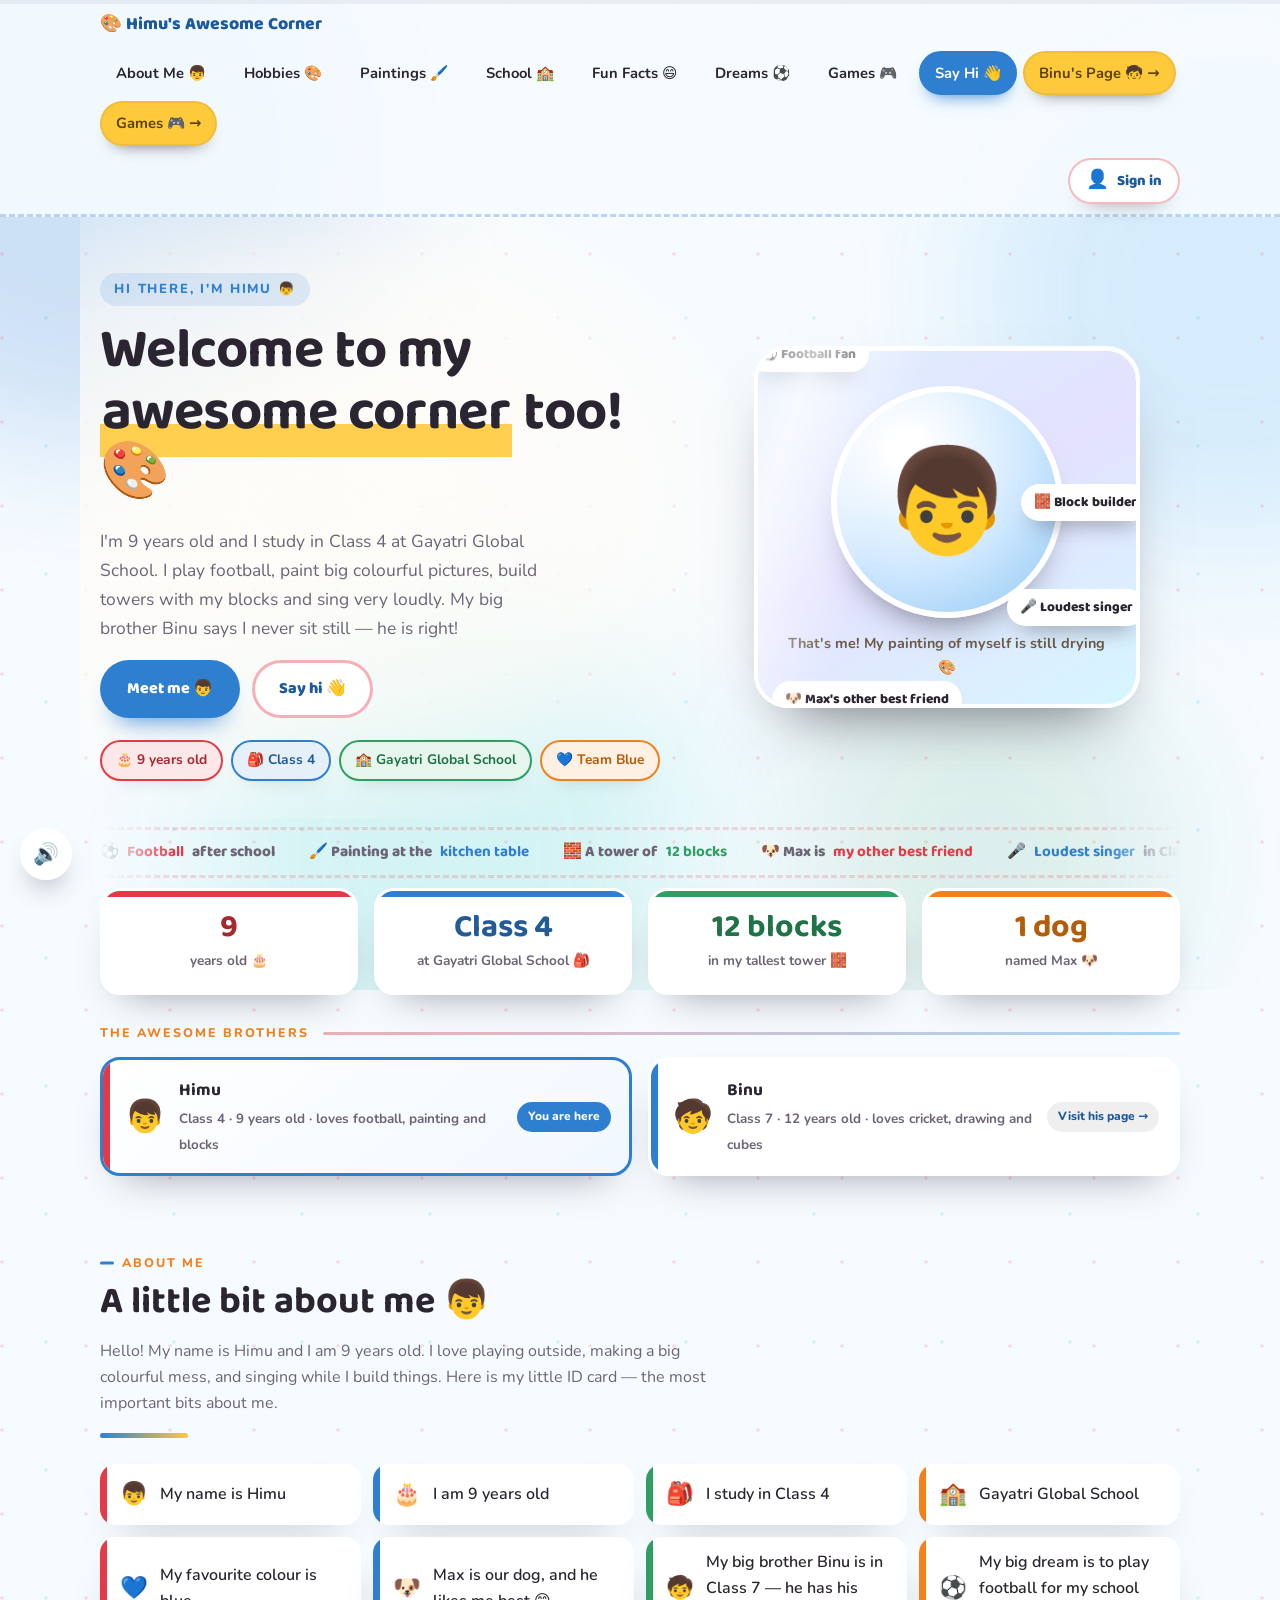
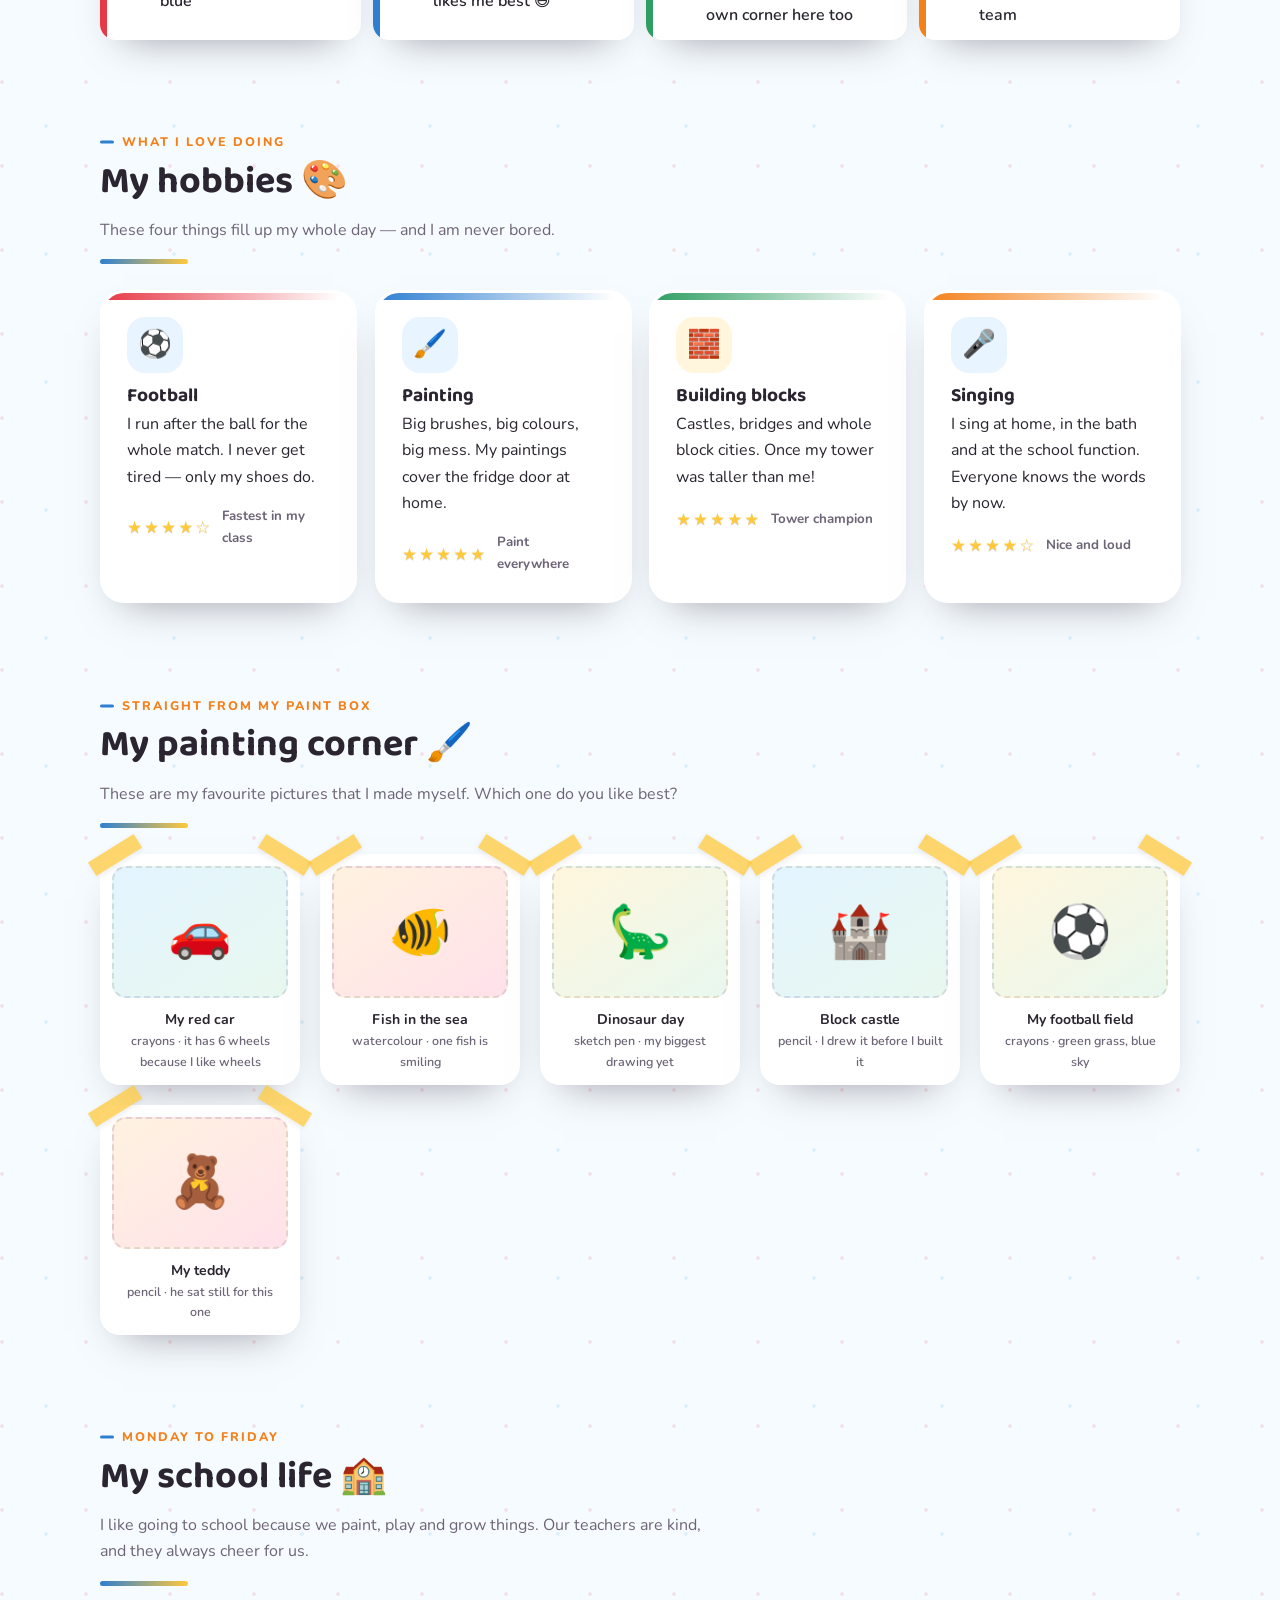
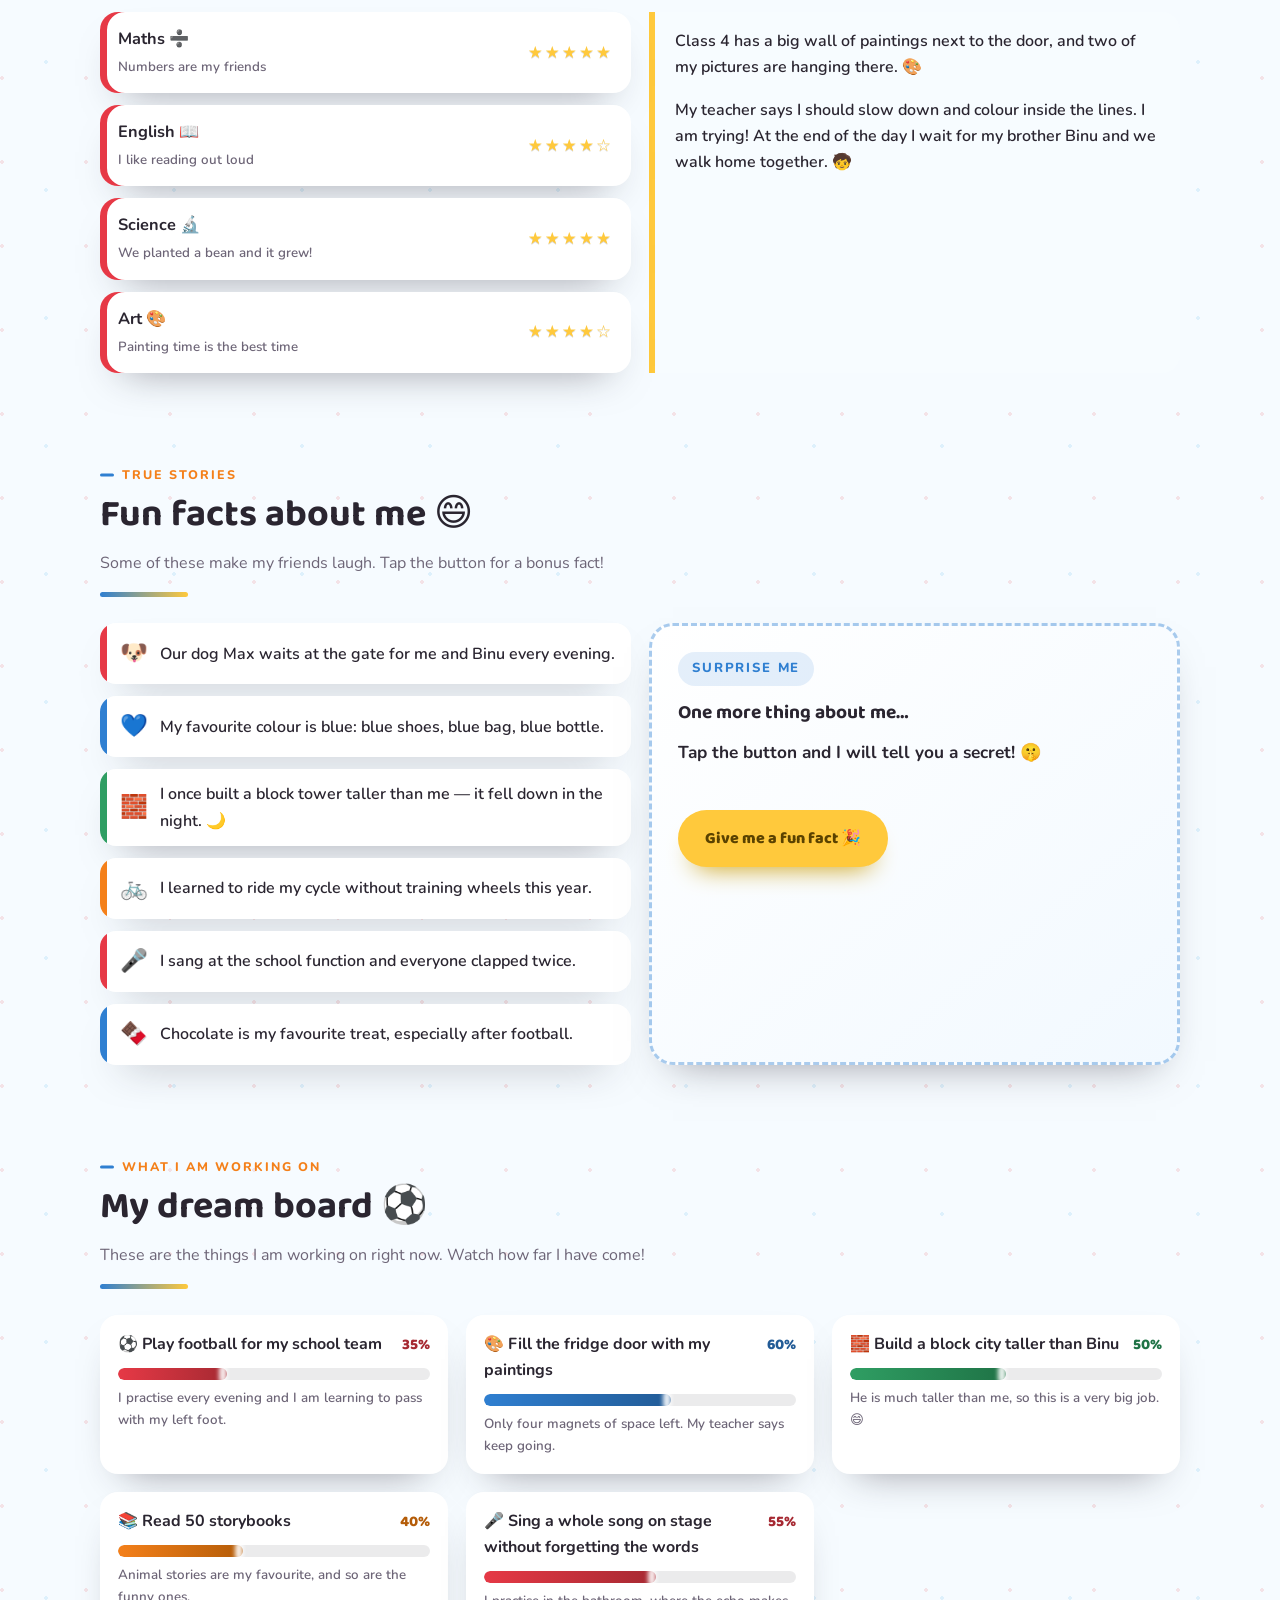
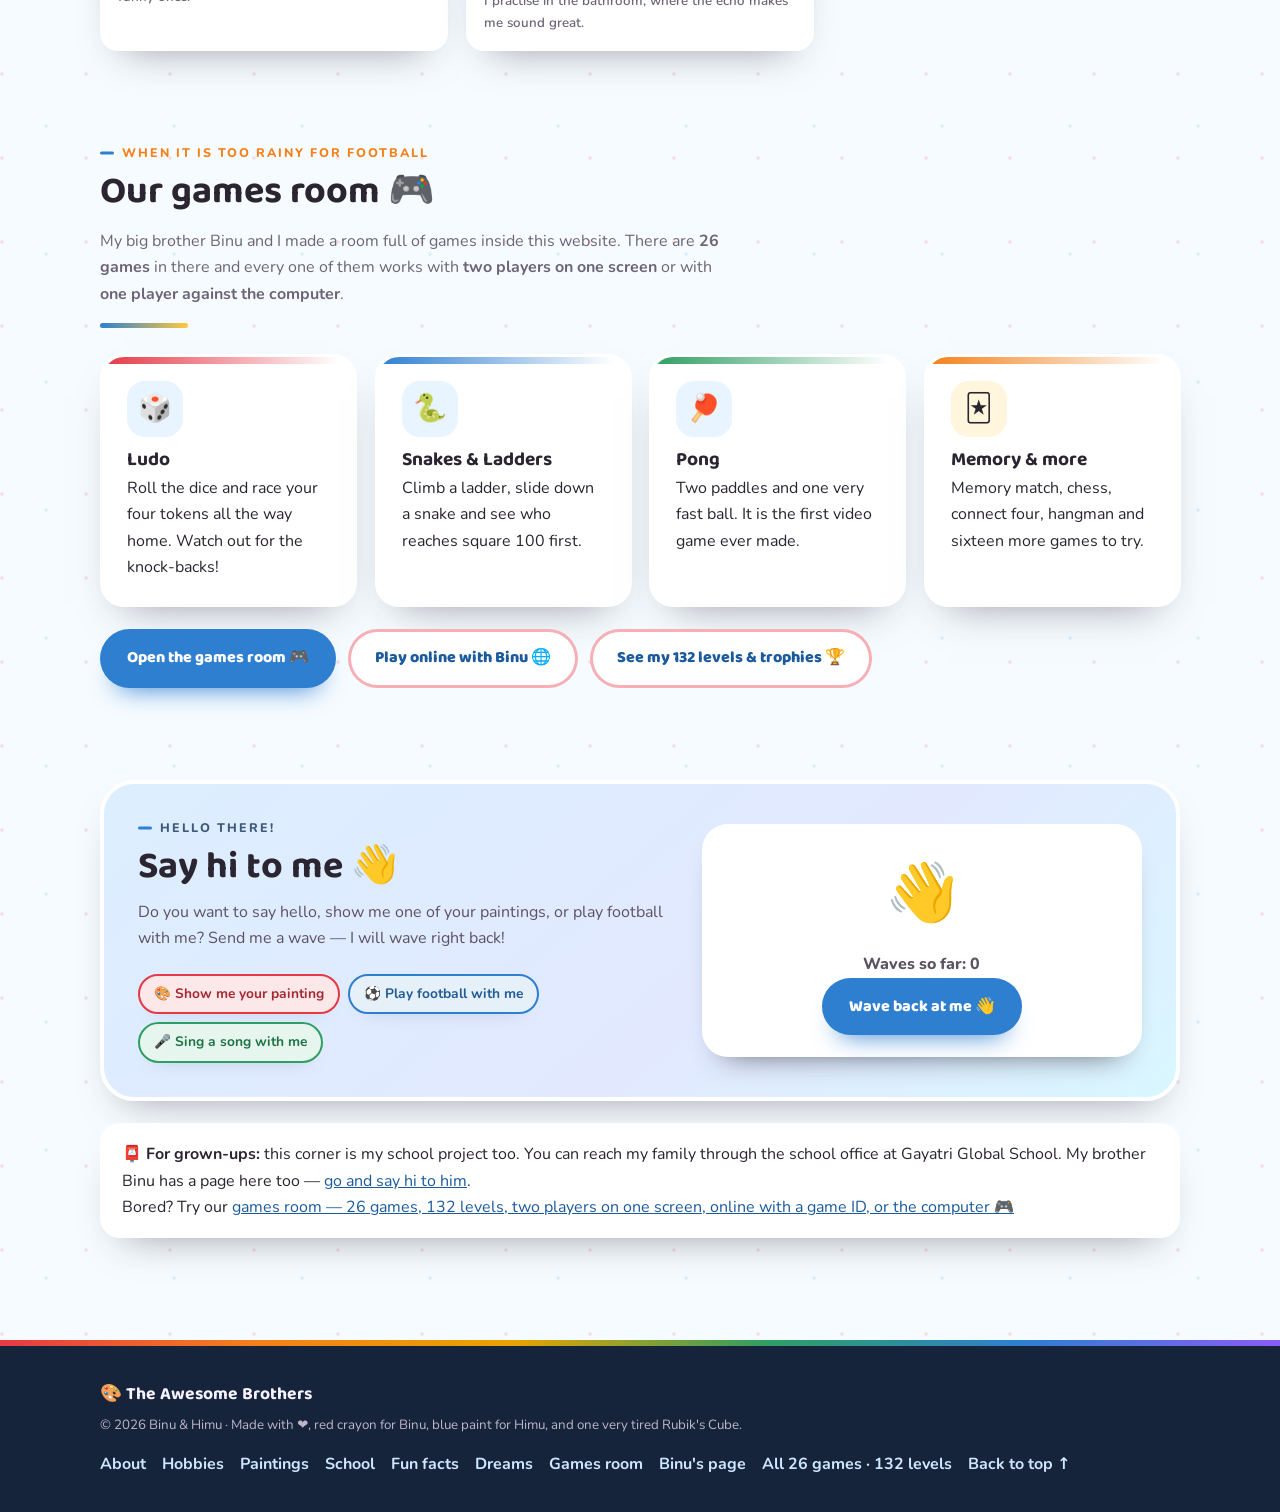
<file: himu.html>
<!DOCTYPE html>
<html lang="en">
<head>
<meta charset="UTF-8">
<meta name="viewport" content="width=device-width, initial-scale=1.0">
<title>Himu's Awesome Corner 🎨 | A 4th grader's world of football, painting &amp; blocks</title>
<meta name="description" content="Hi, I'm Himu! I'm 9 years old, in Class 4 at Gayatri Global School. Come and see my hobbies, my paintings, my school life and my big dreams — and say hi to my big brother Binu too.">
<meta name="theme-color" content="#2f7fd1">
<meta property="og:title" content="Himu's Awesome Corner 🎨">
<meta property="og:description" content="A 4th grader's world of football, painting, block towers and singing.">
<meta property="og:type" content="website">
<link rel="icon" href="data:image/svg+xml,%3Csvg xmlns='http://www.w3.org/2000/svg' viewBox='0 0 100 100'%3E%3Ctext y='.9em' font-size='90'%3E🎨%3C/text%3E%3C/svg%3E">
<link rel="preconnect" href="https://fonts.googleapis.com">
<link rel="preconnect" href="https://fonts.gstatic.com" crossorigin>
<link href="https://fonts.googleapis.com/css2?family=Baloo+2:wght@600;700;800&family=Nunito:wght@400;600;700;800&display=swap" rel="stylesheet">
<link rel="stylesheet" href="styles.css">
<link rel="stylesheet" href="motion.css">
<script>document.documentElement.classList.add('js');</script>
<script src="sfx.js" defer></script>
<script src="site.js" defer></script>
<script src="fx.js" defer></script>
<script src="account.js" defer></script>
<script type="module" src="js/three-scene.js"></script>
</head>
<body data-person="himu">

<div class="fx-aurora" aria-hidden="true"><i></i><i></i><i></i><i></i></div>

<a class="skip-link" href="#about">Skip to my page</a>

<!-- Header -->
<header class="site-header">
  <div class="wrap header-inner">
    <a class="brand" href="#top">🎨 Himu's Awesome Corner</a>
    <nav class="nav" aria-label="Sections of my page">
      <a href="#about">About Me 👦</a>
      <a href="#hobbies">Hobbies 🎨</a>
      <a href="#gallery">Paintings 🖌️</a>
      <a href="#school">School 🏫</a>
      <a href="#funfacts">Fun Facts 😄</a>
      <a href="#dreams">Dreams ⚽</a>
      <a href="#games">Games 🎮</a>
      <a href="#hello">Say Hi 👋</a>
      <a class="page-link" href="index.html">Binu's Page 🧒 →</a>
      <a class="page-link" href="games.html">Games 🎮 →</a>
    </nav>
  </div>
</header>

<main id="top">

  <!-- Hero -->
  <section class="wrap hero" aria-labelledby="hero-title">
    <canvas class="hero-3d" data-scene="blue" aria-hidden="true"></canvas>
    <div>
      <span class="kicker">Hi there, I'm Himu 👦</span>
      <h1 id="hero-title">Welcome to my <span class="pop">awesome corner</span> too! 🎨</h1>
      <p class="hero-lead">
        I'm 9 years old and I study in Class 4 at Gayatri Global School. I play football,
        paint big colourful pictures, build towers with my blocks and sing very loudly.
        My big brother Binu says I never sit still — he is right!
      </p>
      <div class="hero-actions">
        <a class="btn btn-primary" href="#about" data-magnet>Meet me 👦</a>
        <a class="btn btn-ghost" href="#hello" data-magnet>Say hi 👋</a>
      </div>
      <div class="chip-row">
        <span class="chip">🎂 9 years old</span>
        <span class="chip">🎒 Class 4</span>
        <span class="chip">🏫 Gayatri Global School</span>
        <span class="chip">💙 Team Blue</span>
      </div>
    </div>

    <figure class="hero-art">
      <div class="avatar" role="img" aria-label="A cheerful cartoon picture that stands in for my photo">👦</div>
      <figcaption>That's me! My painting of myself is still drying 🎨</figcaption>
      <span class="sticker s1">⚽ Football fan</span>
      <span class="sticker s2">🧱 Block builder</span>
      <span class="sticker s3">🐶 Max's other best friend</span>
      <span class="sticker s4">🎤 Loudest singer</span>
    </figure>
  </section>

  <!-- Marquee -->
  <section class="wrap" aria-label="What is on this page">
    <div class="fx-marquee">
      <div class="fx-marquee-track" data-marquee>
        <span>⚽ <b>Football</b> after school</span>
        <span>🖌️ Painting at the <b>kitchen table</b></span>
        <span>🧱 A tower of <b>12 blocks</b></span>
        <span>🐶 Max is <b>my other best friend</b></span>
        <span>🎤 <b>Loudest singer</b> in Class 4</span>
        <span>🎮 <b>26 games</b> in our games room</span>
      </div>
    </div>
  </section>

  <!-- Stats -->
  <section class="wrap stats stagger" aria-label="Quick facts about me">
    <div class="stat"><b data-count="9">9</b><span>years old 🎂</span></div>
    <div class="stat"><b>Class 4</b><span>at Gayatri Global School 🎒</span></div>
    <div class="stat"><b>12 blocks</b><span>in my tallest tower 🧱</span></div>
    <div class="stat"><b>1 dog</b><span>named Max 🐶</span></div>
  </section>

  <!-- The Awesome Brothers -->
  <section class="wrap siblings" aria-label="Me and my brother Binu">
    <div class="sib-head"><span>The Awesome Brothers</span><i></i></div>
    <div class="sib-row">
      <a class="sib current" href="himu.html" aria-current="page">
        <span class="sib-emoji" aria-hidden="true">👦</span>
        <span class="sib-info">
          <strong>Himu</strong>
          <small>Class 4 · 9 years old · loves football, painting and blocks</small>
        </span>
        <span class="sib-badge">You are here</span>
      </a>
      <a class="sib" href="index.html">
        <span class="sib-emoji" aria-hidden="true">🧒</span>
        <span class="sib-info">
          <strong>Binu</strong>
          <small>Class 7 · 12 years old · loves cricket, drawing and cubes</small>
        </span>
        <span class="sib-go">Visit his page →</span>
      </a>
    </div>
  </section>

  <!-- About -->
  <section class="wrap section reveal" id="about" aria-labelledby="about-title">
    <div class="section-head">
      <span class="eyebrow">About me</span>
      <h2 id="about-title">A little bit about me 👦</h2>
      <p>
        Hello! My name is Himu and I am 9 years old. I love playing outside, making
        a big colourful mess, and singing while I build things. Here is my little
        ID card — the most important bits about me.
      </p>
    </div>
    <ul class="facts">
      <li><span class="emoji">👦</span> My name is Himu</li>
      <li><span class="emoji">🎂</span> I am 9 years old</li>
      <li><span class="emoji">🎒</span> I study in Class 4</li>
      <li><span class="emoji">🏫</span> Gayatri Global School</li>
      <li><span class="emoji">💙</span> My favourite colour is blue</li>
      <li><span class="emoji">🐶</span> Max is our dog, and he likes me best 😄</li>
      <li><span class="emoji">🧒</span> My big brother Binu is in Class 7 — he has his own corner here too</li>
      <li><span class="emoji">⚽</span> My big dream is to play football for my school team</li>
    </ul>
  </section>

  <!-- Hobbies -->
  <section class="wrap section reveal" id="hobbies" aria-labelledby="hobbies-title">
    <div class="section-head">
      <span class="eyebrow">What I love doing</span>
      <h2 id="hobbies-title">My hobbies 🎨</h2>
      <p>These four things fill up my whole day — and I am never bored.</p>
    </div>
    <div class="grid cols-4 stagger">
      <article class="card">
        <div class="card-icon b">⚽</div>
        <h3>Football</h3>
        <p>I run after the ball for the whole match. I never get tired — only my shoes do.</p>
        <div class="level"><span class="stars" aria-label="4 out of 5">★★★★☆</span><small>Fastest in my class</small></div>
      </article>
      <article class="card">
        <div class="card-icon">🖌️</div>
        <h3>Painting</h3>
        <p>Big brushes, big colours, big mess. My paintings cover the fridge door at home.</p>
        <div class="level"><span class="stars" aria-label="5 out of 5">★★★★★</span><small>Paint everywhere</small></div>
      </article>
      <article class="card">
        <div class="card-icon y">🧱</div>
        <h3>Building blocks</h3>
        <p>Castles, bridges and whole block cities. Once my tower was taller than me!</p>
        <div class="level"><span class="stars" aria-label="5 out of 5">★★★★★</span><small>Tower champion</small></div>
      </article>
      <article class="card">
        <div class="card-icon g">🎤</div>
        <h3>Singing</h3>
        <p>I sing at home, in the bath and at the school function. Everyone knows the words by now.</p>
        <div class="level"><span class="stars" aria-label="4 out of 5">★★★★☆</span><small>Nice and loud</small></div>
      </article>
    </div>
  </section>

  <!-- Gallery -->
  <section class="wrap section reveal" id="gallery" aria-labelledby="gallery-title">
    <div class="section-head">
      <span class="eyebrow">Straight from my paint box</span>
      <h2 id="gallery-title">My painting corner 🖌️</h2>
      <p>
        These are my favourite pictures that I made myself. Which one do you like best?
      </p>
    </div>
    <div class="gallery stagger">
      <figure class="art">
        <div class="canvas c2" role="img" aria-label="Doodle of a red car with six wheels">🚗</div>
        <figcaption>My red car <span>crayons · it has 6 wheels because I like wheels</span></figcaption>
      </figure>
      <figure class="art">
        <div class="canvas" role="img" aria-label="Doodle of fish swimming in the sea">🐠</div>
        <figcaption>Fish in the sea <span>watercolour · one fish is smiling</span></figcaption>
      </figure>
      <figure class="art">
        <div class="canvas c3" role="img" aria-label="Doodle of a friendly dinosaur">🦕</div>
        <figcaption>Dinosaur day <span>sketch pen · my biggest drawing yet</span></figcaption>
      </figure>
      <figure class="art">
        <div class="canvas c2" role="img" aria-label="Doodle of a tall block castle">🏰</div>
        <figcaption>Block castle <span>pencil · I drew it before I built it</span></figcaption>
      </figure>
      <figure class="art">
        <div class="canvas c3" role="img" aria-label="Doodle of a green football field">⚽</div>
        <figcaption>My football field <span>crayons · green grass, blue sky</span></figcaption>
      </figure>
      <figure class="art">
        <div class="canvas" role="img" aria-label="Doodle portrait of my teddy bear">🧸</div>
        <figcaption>My teddy <span>pencil · he sat still for this one</span></figcaption>
      </figure>
    </div>
  </section>

  <!-- School -->
  <section class="wrap section reveal" id="school" aria-labelledby="school-title">
    <div class="section-head">
      <span class="eyebrow">Monday to Friday</span>
      <h2 id="school-title">My school life 🏫</h2>
      <p>
        I like going to school because we paint, play and grow things. Our teachers
        are kind, and they always cheer for us.
      </p>
    </div>
    <div class="grid cols-2">
      <div class="subjects">
        <div class="subject">
          <span><strong>Maths ➗</strong><small>Numbers are my friends</small></span>
          <span class="stars" aria-label="5 out of 5">★★★★★</span>
        </div>
        <div class="subject">
          <span><strong>English 📖</strong><small>I like reading out loud</small></span>
          <span class="stars" aria-label="4 out of 5">★★★★☆</span>
        </div>
        <div class="subject">
          <span><strong>Science 🔬</strong><small>We planted a bean and it grew!</small></span>
          <span class="stars" aria-label="5 out of 5">★★★★★</span>
        </div>
        <div class="subject">
          <span><strong>Art 🎨</strong><small>Painting time is the best time</small></span>
          <span class="stars" aria-label="4 out of 5">★★★★☆</span>
        </div>
      </div>
      <div class="note">
        <p>
          Class 4 has a big wall of paintings next to the door, and two of my pictures
          are hanging there. 🎨
        </p>
        <p>
          My teacher says I should slow down and colour inside the lines. I am trying!
          At the end of the day I wait for my brother Binu and we walk home together. 🧒
        </p>
      </div>
    </div>
  </section>

  <!-- Fun facts -->
  <section class="wrap section reveal" id="funfacts" aria-labelledby="funfacts-title">
    <div class="section-head">
      <span class="eyebrow">True stories</span>
      <h2 id="funfacts-title">Fun facts about me 😄</h2>
      <p>Some of these make my friends laugh. Tap the button for a bonus fact!</p>
    </div>
    <div class="grid cols-2">
      <div>
        <ul class="facts" style="grid-template-columns:1fr">
          <li><span class="emoji">🐶</span> Our dog Max waits at the gate for me and Binu every evening.</li>
          <li><span class="emoji">💙</span> My favourite colour is blue: blue shoes, blue bag, blue bottle.</li>
          <li><span class="emoji">🧱</span> I once built a block tower taller than me — it fell down in the night. 🌙</li>
          <li><span class="emoji">🚲</span> I learned to ride my cycle without training wheels this year.</li>
          <li><span class="emoji">🎤</span> I sang at the school function and everyone clapped twice.</li>
          <li><span class="emoji">🍫</span> Chocolate is my favourite treat, especially after football.</li>
        </ul>
      </div>
      <div class="factbox">
        <span class="kicker" style="margin:0">Surprise me</span>
        <h3 style="margin:0">One more thing about me…</h3>
        <p id="factOut" aria-live="polite">Tap the button and I will tell you a secret! 🤫</p>
        <button class="btn btn-yellow" type="button" id="surpriseBtn">Give me a fun fact 🎉</button>
      </div>
    </div>
  </section>

  <!-- Dreams -->
  <section class="wrap section reveal" id="dreams" aria-labelledby="dreams-title">
    <div class="section-head">
      <span class="eyebrow">What I am working on</span>
      <h2 id="dreams-title">My dream board ⚽</h2>
      <p>These are the things I am working on right now. Watch how far I have come!</p>
    </div>
    <div class="grid cols-2">
      <div class="dream reveal" style="--w:35%">
        <div class="dream-top"><strong>⚽ Play football for my school team</strong><span>35%</span></div>
        <div class="dream-bar"><i></i></div>
        <small>I practise every evening and I am learning to pass with my left foot.</small>
      </div>
      <div class="dream reveal" style="--w:60%">
        <div class="dream-top"><strong>🎨 Fill the fridge door with my paintings</strong><span>60%</span></div>
        <div class="dream-bar"><i></i></div>
        <small>Only four magnets of space left. My teacher says keep going.</small>
      </div>
      <div class="dream reveal" style="--w:50%">
        <div class="dream-top"><strong>🧱 Build a block city taller than Binu</strong><span>50%</span></div>
        <div class="dream-bar"><i></i></div>
        <small>He is much taller than me, so this is a very big job. 😄</small>
      </div>
      <div class="dream reveal" style="--w:40%">
        <div class="dream-top"><strong>📚 Read 50 storybooks</strong><span>40%</span></div>
        <div class="dream-bar"><i></i></div>
        <small>Animal stories are my favourite, and so are the funny ones.</small>
      </div>
      <div class="dream reveal" style="--w:55%">
        <div class="dream-top"><strong>🎤 Sing a whole song on stage without forgetting the words</strong><span>55%</span></div>
        <div class="dream-bar"><i></i></div>
        <small>I practise in the bathroom, where the echo makes me sound great.</small>
      </div>
    </div>
  </section>

  <!-- Games room promo -->
  <section class="wrap section reveal" id="games" aria-labelledby="games-title">
    <div class="section-head">
      <span class="eyebrow">When it is too rainy for football</span>
      <h2 id="games-title">Our games room 🎮</h2>
      <p>
        My big brother Binu and I made a room full of games inside this website.
        There are <strong>26 games</strong> in there and every one of them works with
        <strong>two players on one screen</strong> or with <strong>one player against the computer</strong>.
      </p>
    </div>
    <div class="grid cols-4 stagger">
      <article class="card">
        <div class="card-icon b">🎲</div>
        <h3>Ludo</h3>
        <p>Roll the dice and race your four tokens all the way home. Watch out for the knock-backs!</p>
      </article>
      <article class="card">
        <div class="card-icon">🐍</div>
        <h3>Snakes &amp; Ladders</h3>
        <p>Climb a ladder, slide down a snake and see who reaches square 100 first.</p>
      </article>
      <article class="card">
        <div class="card-icon g">🏓</div>
        <h3>Pong</h3>
        <p>Two paddles and one very fast ball. It is the first video game ever made.</p>
      </article>
      <article class="card">
        <div class="card-icon y">🃏</div>
        <h3>Memory &amp; more</h3>
        <p>Memory match, chess, connect four, hangman and sixteen more games to try.</p>
      </article>
    </div>
    <div class="hero-actions" style="margin-top:22px">
      <a class="btn btn-primary" href="games.html" data-magnet>Open the games room 🎮</a>
      <a class="btn btn-ghost" href="games.html?online=1" data-magnet>Play online with Binu 🌐</a>
      <a class="btn btn-ghost" href="games.html#trophies" data-magnet>See my 132 levels &amp; trophies 🏆</a>
    </div>
  </section>

  <!-- Say hi -->
  <section class="wrap section reveal" id="hello" aria-labelledby="hello-title">
    <div class="hello">
      <div>
        <span class="eyebrow" style="color:#3d5a7a">Hello there!</span>
        <h2 id="hello-title">Say hi to me 👋</h2>
        <p>
          Do you want to say hello, show me one of your paintings, or play football
          with me? Send me a wave — I will wave right back!
        </p>
        <div class="chip-row">
          <span class="chip">🎨 Show me your painting</span>
          <span class="chip">⚽ Play football with me</span>
          <span class="chip">🎤 Sing a song with me</span>
        </div>
      </div>
      <div class="wave-art">
        <span class="big" role="img" aria-label="A waving hand">👋</span>
        <p class="wave-out" id="waveOut" aria-live="polite">Waves so far: 0</p>
        <button class="btn btn-primary" type="button" id="waveBtn">Wave back at me 👋</button>
      </div>
    </div>

    <!-- A grown-up can add a contact email here later; a real contact form can be wired up too. -->
    <div class="contact-note">
      <p style="margin:0">
        <strong>📮 For grown-ups:</strong> this corner is my school project too.
        You can reach my family through the school office at Gayatri Global School.
        My brother Binu has a page here too — <a href="index.html">go and say hi to him</a>.<br>
        Bored? Try our <a href="games.html?online=1">games room — 26 games, 132 levels, two players on one screen, online with a game ID, or the computer 🎮</a>
      </p>
    </div>
  </section>

</main>

<!-- Footer -->
<footer class="site-footer">
  <div class="wrap footer-inner">
    <div>
      <strong style="font-family:var(--font-head);font-size:1.1rem">🎨 The Awesome Brothers</strong>
      <small>&copy; 2026 Binu &amp; Himu · Made with ❤️, red crayon for Binu, blue paint for Himu, and one very tired Rubik's Cube.</small>
    </div>
    <nav class="footer-links" aria-label="Footer">
      <a href="#about">About</a>
      <a href="#hobbies">Hobbies</a>
      <a href="#gallery">Paintings</a>
      <a href="#school">School</a>
      <a href="#funfacts">Fun facts</a>
      <a href="#dreams">Dreams</a>
      <a href="#games">Games room</a>
      <a href="index.html">Binu's page</a>
      <a href="games.html">All 26 games · 132 levels</a>
      <a href="#top">Back to top ↑</a>
    </nav>
  </div>
</footer>

<button class="to-top" type="button" id="toTop" aria-label="Back to top of page">↑</button>
<div class="confetti-layer" id="confettiLayer" aria-hidden="true"></div>

</body>
</html>
</file>
<file: styles.css>
/* Shared styles for the Awesome Brothers — Binu's and Himu's pages.
   Both pages load this file, so they always look like a matching pair.
   Accent colours switch per page via <body data-person="binu|himu">. */

:root{
  --red:#e63946;
  --red-dark:#bc1a2a;
  --yellow:#ffc93c;
  --blue:#3aa6e8;
  --green:#3fa96e;
  --pink:#ff8fab;
  --ink:#2a2530;
  --muted:#6d6577;
  --cream:#fff9f2;
  --card:#ffffff;
  --shadow:0 20px 40px -24px rgba(42,37,48,.5);
  --radius:24px;
  --font-head:'Baloo 2', system-ui, -apple-system, 'Segoe UI', sans-serif;
  --font-body:'Nunito', system-ui, -apple-system, 'Segoe UI', sans-serif;
}

/* Himu's page: same layout, blue accent instead of red. */
body[data-person="himu"]{
  --red:#2f7fd1;
  --red-dark:#1b5a9c;
  --blue:#f4801a;
  --cream:#f6fbff;
}
body[data-person="himu"] .site-header{background:rgba(246,251,255,.9);border-bottom-color:rgba(47,127,209,.3)}
body[data-person="himu"] .site-footer{background:#16243b}
body[data-person="himu"] .avatar{background:radial-gradient(circle at 32% 26%, #fff 8%, #cfe8ff 55%, #8fc7f2)}
body[data-person="himu"] .hero-art{background:linear-gradient(150deg,#dceeff,#e4e2ff 48%,#d6f6ff)}
body[data-person="himu"] .hello{background:linear-gradient(140deg,#dceeff,#e2e9ff 60%,#d9f7ff)}
body[data-person="himu"] .card-icon{background:#e8f4ff}
body[data-person="himu"] .card-icon.y{background:#fff6dd}
body[data-person="himu"] .factbox{background:linear-gradient(140deg,#fff,#f2f9ff);border-color:rgba(47,127,209,.4)}
body[data-person="himu"] .skip-link{background:var(--red)}
body[data-person="himu"] .to-top{background:var(--red)}

*,*::before,*::after{box-sizing:border-box}

html{
  overflow-x:clip;              /* stops sideways wiggle without breaking sticky */
  scroll-behavior:smooth;
  -webkit-text-size-adjust:100%;
}

body{
  margin:0;
  font-family:var(--font-body);
  font-size:1rem;
  line-height:1.65;
  color:var(--ink);
  background-color:var(--cream);
  background-image:
    radial-gradient(circle at 2px 2px, rgba(230,57,70,.13) 2px, transparent 0),
    radial-gradient(circle at 46px 62px, rgba(58,166,232,.13) 2px, transparent 0);
  background-size:84px 84px, 128px 128px;
  -webkit-font-smoothing:antialiased;
}

img,svg{max-width:100%}
h1,h2,h3,h4{font-family:var(--font-head);line-height:1.1;margin:0 0 .4em}
h2{font-size:clamp(1.6rem,4vw,2.35rem)}
h3{font-size:1.2rem;margin-bottom:.25em}
p{margin:0 0 1em}
a{color:var(--red-dark)}

:focus-visible{outline:3px solid var(--blue);outline-offset:3px;border-radius:6px}

.wrap{width:min(1120px,100%);margin-inline:auto;padding-inline:20px}

.skip-link{
  position:absolute;left:-9999px;top:0;z-index:100;
  background:var(--red);color:#fff;padding:10px 16px;border-radius:0 0 12px 0;font-weight:800;
}
.skip-link:focus{left:0}

/* ---------- Header + nav ---------- */
.site-header{
  position:sticky;top:0;z-index:50;
  background:rgba(255,249,242,.9);
  backdrop-filter:blur(10px);
  border-bottom:3px dashed rgba(230,57,70,.3);
}
.header-inner{
  display:flex;align-items:center;justify-content:space-between;
  gap:12px 20px;flex-wrap:wrap;padding-block:10px;
}
.brand{
  display:flex;align-items:center;gap:8px;
  font-family:var(--font-head);font-weight:800;font-size:1.1rem;
  color:var(--red-dark);text-decoration:none;white-space:nowrap;
}
.nav{display:flex;flex-wrap:wrap;gap:6px}
.nav a{
  padding:8px 14px;border-radius:999px;border:2px solid transparent;
  font-weight:700;font-size:.92rem;color:var(--ink);text-decoration:none;
  transition:background .2s ease, color .2s ease, border-color .2s ease, transform .2s ease;
}
.nav a:hover{background:#fff;border-color:rgba(230,57,70,.35);transform:translateY(-2px)}
.nav a.active{background:var(--red);border-color:var(--red);color:#fff;box-shadow:0 10px 18px -10px var(--red)}
.nav a.page-link{
  background:var(--yellow);color:#5a4200;border-color:rgba(0,0,0,.06);
  box-shadow:0 10px 18px -14px rgba(0,0,0,.8);
}
.nav a.page-link:hover{background:#ffd76a;border-color:rgba(0,0,0,.12);transform:translateY(-2px) rotate(-1deg)}

/* ---------- Buttons + chips ---------- */
.btn{
  display:inline-flex;align-items:center;gap:9px;
  font-family:var(--font-head);font-weight:800;font-size:1rem;
  padding:13px 24px;border-radius:999px;border:3px solid transparent;
  text-decoration:none;cursor:pointer;
  transition:transform .2s ease, box-shadow .2s ease, background .2s ease, color .2s ease;
}
.btn-primary{background:var(--red);color:#fff;box-shadow:0 16px 26px -16px var(--red)}
.btn-primary:hover{background:var(--red-dark);transform:translateY(-3px) rotate(-1deg)}
.btn-ghost{background:#fff;color:var(--red-dark);border-color:rgba(230,57,70,.4)}
.btn-ghost:hover{transform:translateY(-3px) rotate(1deg);border-color:var(--red)}
.btn-yellow{background:var(--yellow);color:#5a4200;box-shadow:0 16px 26px -16px #c99a00}
.btn-yellow:hover{transform:translateY(-3px) rotate(-1deg)}

.chip-row{display:flex;flex-wrap:wrap;gap:8px;margin-top:22px}
.chip{
  background:#fff;border:2px solid rgba(42,37,48,.08);
  padding:7px 14px;border-radius:999px;font-weight:700;font-size:.86rem;color:var(--muted);
  box-shadow:0 10px 20px -18px rgba(42,37,48,.6);
}

/* ---------- Hero ---------- */
.hero{
  display:grid;grid-template-columns:1.1fr .9fr;gap:44px;align-items:center;
  padding-block:56px 38px;
}
.kicker{
  display:inline-block;font-weight:800;font-size:.82rem;letter-spacing:.14em;text-transform:uppercase;
  color:var(--red);background:rgba(230,57,70,.1);padding:6px 14px;border-radius:999px;margin-bottom:14px;
}
body[data-person="himu"] .kicker{background:rgba(47,127,209,.12)}
.hero h1{font-size:clamp(2.1rem,5.6vw,3.5rem);letter-spacing:-.01em}
.pop{
  background-image:linear-gradient(transparent 63%, rgba(255,201,60,.9) 63%);
  padding-inline:2px;
}
.hero-lead{font-size:1.09rem;color:var(--muted);max-width:46ch}
.hero-actions{display:flex;flex-wrap:wrap;gap:12px;margin-top:6px}

.hero-art{
  position:relative;border-radius:34px;padding:30px 26px 24px;
  background:linear-gradient(150deg,#ffe9d6,#ffd9e2 48%,#d8efff);
  border:4px solid #fff;box-shadow:var(--shadow);text-align:center;
}
.avatar{
  width:min(232px,58vw);aspect-ratio:1;margin:6px auto 14px;border-radius:50%;
  display:grid;place-items:center;font-size:clamp(4rem,13vw,6.4rem);
  background:radial-gradient(circle at 32% 26%, #fff 8%, #ffe9a8 55%, var(--yellow));
  border:6px solid #fff;
  box-shadow:0 22px 34px -20px rgba(42,37,48,.6);
  animation:float 5s ease-in-out infinite;
}
.hero-art figcaption{font-weight:700;color:#6b5a45;font-size:.9rem;margin:0}
.sticker{
  position:absolute;background:#fff;border-radius:999px;padding:7px 13px;
  font-family:var(--font-head);font-weight:800;font-size:.85rem;
  box-shadow:0 14px 22px -14px rgba(42,37,48,.75);
  animation:float 4.5s ease-in-out infinite;
}
.sticker.s1{top:-14px;left:-10px;animation-delay:-.2s}
.sticker.s2{top:38%;right:-14px;animation-delay:-1.4s}
.sticker.s3{bottom:-14px;left:14px;animation-delay:-2.6s}
.sticker.s4{bottom:22%;right:-10px;animation-delay:-3.1s}

@keyframes float{
  0%,100%{transform:translateY(0) rotate(0)}
  50%{transform:translateY(-11px) rotate(-2.5deg)}
}

/* ---------- Stats strip ---------- */
.stats{
  display:grid;grid-template-columns:repeat(4,1fr);gap:16px;
  padding-block:6px 26px;
}
.stat{
  background:#fff;border-radius:20px;padding:18px 14px;text-align:center;
  box-shadow:var(--shadow);border:3px solid #fff;
}
.stat b{display:block;font-family:var(--font-head);font-size:1.5rem;color:var(--red);line-height:1.2}
.stat span{font-size:.85rem;font-weight:700;color:var(--muted)}

/* ---------- The Awesome Brothers ---------- */
.siblings{padding-block:2px 30px;scroll-margin-top:110px}
.sib-head{display:flex;align-items:center;gap:14px;margin-bottom:14px}
.sib-head span{
  font-weight:800;font-size:.78rem;letter-spacing:.16em;text-transform:uppercase;color:var(--blue);white-space:nowrap;
}
.sib-head i{flex:1;height:3px;border-radius:999px;background:linear-gradient(90deg,rgba(230,57,70,.4),rgba(58,166,232,.4))}
.sib-row{display:grid;grid-template-columns:repeat(auto-fit,minmax(250px,1fr));gap:16px}
.sib{
  display:flex;align-items:center;gap:14px;
  background:#fff;border-radius:20px;padding:16px 18px;text-decoration:none;color:inherit;
  border:3px solid #fff;box-shadow:var(--shadow);
  transition:transform .2s ease, border-color .2s ease;
}
.sib:hover{transform:translateY(-4px)}
.sib.current{border-color:var(--red);background:linear-gradient(140deg,#fff,#fff4f5)}
body[data-person="himu"] .sib.current{background:linear-gradient(140deg,#fff,#f1f8ff)}
.sib-emoji{font-size:2rem;line-height:1}
.sib-info{flex:1}
.sib-info strong{display:block;font-family:var(--font-head);font-size:1.08rem}
.sib-info small{color:var(--muted);font-weight:700;font-size:.84rem}
.sib-badge,.sib-go{
  font-weight:800;font-size:.75rem;padding:5px 11px;border-radius:999px;white-space:nowrap;
}
.sib-badge{background:var(--red);color:#fff}
.sib-go{background:rgba(42,37,48,.07);color:var(--red-dark)}

/* ---------- Sections ---------- */
.section{padding-block:46px;scroll-margin-top:110px}
.section-head{max-width:62ch;margin-bottom:26px}
.section-head p{color:var(--muted);margin-bottom:0}
.eyebrow{
  display:block;font-weight:800;font-size:.78rem;letter-spacing:.16em;text-transform:uppercase;
  color:var(--blue);margin-bottom:8px;
}

.grid{display:grid;gap:18px}
.cols-2{grid-template-columns:repeat(auto-fit,minmax(280px,1fr))}
.cols-3{grid-template-columns:repeat(auto-fit,minmax(250px,1fr))}
.cols-4{grid-template-columns:repeat(auto-fit,minmax(210px,1fr))}

.card{
  background:var(--card);border-radius:var(--radius);padding:24px;
  border:3px solid #fff;box-shadow:var(--shadow);
  transition:transform .25s ease, box-shadow .25s ease;
}
.card:hover{transform:translateY(-6px) rotate(-.7deg)}
.card p:last-child{margin-bottom:0}
.card-icon{
  width:56px;height:56px;border-radius:18px;display:grid;place-items:center;
  font-size:1.7rem;margin-bottom:12px;background:#fff3e6;
}
.card-icon.b{background:#e8f4ff}
.card-icon.g{background:#e8f8ef}
.card-icon.y{background:#fff6dd}

/* hobby level stars */
.stars{color:var(--yellow);letter-spacing:2px;font-size:1.05rem;text-shadow:0 1px 0 rgba(0,0,0,.15)}
.level{display:flex;align-items:center;gap:10px;margin-top:10px}
.level small{font-weight:700;color:var(--muted)}

/* facts list */
.facts{list-style:none;padding:0;margin:0;display:grid;gap:12px;grid-template-columns:repeat(auto-fit,minmax(230px,1fr))}
.facts li{
  display:flex;align-items:center;gap:12px;background:#fff;border-radius:16px;
  padding:12px 16px;box-shadow:var(--shadow);font-weight:600;
}
.facts .emoji{font-size:1.4rem}

/* ---------- Gallery ---------- */
.gallery{display:grid;grid-template-columns:repeat(auto-fit,minmax(196px,1fr));gap:20px;margin:0}
.art{
  margin:0;background:#fff;padding:12px 12px 8px;border-radius:20px;
  box-shadow:var(--shadow);position:relative;transform:rotate(-1deg);
  transition:transform .25s ease;
}
.art:nth-child(even){transform:rotate(1.2deg)}
.art:hover{transform:rotate(0) translateY(-6px) scale(1.02)}
.art::before,.art::after{
  content:'';position:absolute;width:54px;height:16px;background:rgba(255,201,60,.75);
  top:-7px;box-shadow:0 2px 6px rgba(0,0,0,.08);
}
.art::before{left:-12px;transform:rotate(-32deg)}
.art::after{right:-12px;transform:rotate(32deg)}
.canvas{
  aspect-ratio:4/3;border-radius:14px;display:grid;place-items:center;
  font-size:3.2rem;background:linear-gradient(145deg,#fff2e0,#ffe1ea);
  border:2px dashed rgba(42,37,48,.12);
}
.canvas.c2{background:linear-gradient(145deg,#e3f4ff,#e8f8ef)}
.canvas.c3{background:linear-gradient(145deg,#fff6dd,#e8f8ef)}
.art figcaption{padding:10px 4px 4px;font-size:.88rem;font-weight:700;text-align:center}
.art figcaption span{display:block;font-weight:600;color:var(--muted);font-size:.78rem}

/* ---------- School ---------- */
.subject{
  display:flex;align-items:center;justify-content:space-between;gap:14px;
  background:#fff;border-radius:18px;padding:14px 18px;box-shadow:var(--shadow);
}
.subject strong{display:block;font-size:1.02rem}
.subject small{color:var(--muted);font-weight:600}
.subjects{display:grid;gap:12px}

.note{
  border-left:6px solid var(--yellow);background:#fffdf4;border-radius:0 18px 18px 0;
  padding:16px 20px;font-weight:600;
}
body[data-person="himu"] .note{background:#f7fcff}

/* ---------- Fun facts ---------- */
.factbox{
  background:linear-gradient(140deg,#fff,#fff6ef);border:3px dashed rgba(230,57,70,.4);
  border-radius:var(--radius);padding:26px;box-shadow:var(--shadow);
  display:flex;flex-direction:column;gap:16px;align-items:flex-start;
}
.factbox p{margin:0;font-size:1.08rem;font-weight:700;min-height:3.2em}
.pop-anim{animation:popin .35s ease}
@keyframes popin{from{transform:scale(.94);opacity:.35}to{transform:scale(1);opacity:1}}

/* ---------- Dreams ---------- */
.dream{background:#fff;border-radius:18px;padding:16px 18px;box-shadow:var(--shadow)}
.dream-top{display:flex;align-items:baseline;justify-content:space-between;gap:12px}
.dream-top strong{font-size:1rem}
.dream-top span{font-family:var(--font-head);font-weight:800;color:var(--red);font-size:.95rem}
.dream-bar{height:12px;border-radius:999px;background:rgba(42,37,48,.09);overflow:hidden;margin-top:10px}
.dream-bar i{display:block;height:100%;width:0;border-radius:999px;background:linear-gradient(90deg,var(--yellow),var(--red));transition:width 1.3s cubic-bezier(.22,1,.36,1)}
.js .reveal.in .dream-bar i{width:var(--w,0%)}
.dream small{display:block;color:var(--muted);font-weight:600;margin-top:8px}

/* ---------- Say hi ---------- */
.hello{
  display:grid;grid-template-columns:1.1fr .9fr;gap:26px;align-items:center;
  background:linear-gradient(140deg,#ffe9d6,#ffe1ea 60%,#dff1ff);
  border:4px solid #fff;border-radius:34px;padding:34px;box-shadow:var(--shadow);
}
.hello h2{margin-bottom:.3em}
.hello p{color:#5d5262;margin-bottom:0}
.wave-art{
  background:#fff;border-radius:26px;padding:22px;text-align:center;
  box-shadow:0 18px 30px -22px rgba(42,37,48,.8);
}
.wave-art .big{font-size:3.6rem;display:block;animation:float 3.6s ease-in-out infinite}
.wave-out{margin:10px 0 14px;font-weight:800;color:var(--red-dark);min-height:1.6em}
.contact-note{margin-top:22px;padding:18px 22px;background:#fff;border-radius:20px;box-shadow:var(--shadow)}

/* ---------- Footer ---------- */
.site-footer{background:var(--ink);color:#f6f2ff;margin-top:56px;padding-block:34px}
.footer-inner{display:flex;flex-wrap:wrap;gap:14px 26px;align-items:center;justify-content:space-between}
.site-footer a{color:#ffd9de;font-weight:700;text-decoration:none}
body[data-person="himu"] .site-footer a{color:#cfe6ff}
.site-footer a:hover{text-decoration:underline}
.footer-links{display:flex;flex-wrap:wrap;gap:16px}
.site-footer small{display:block;color:#bdb5c9;margin-top:6px}

.to-top{
  position:fixed;right:20px;bottom:20px;z-index:60;
  width:52px;height:52px;border-radius:50%;border:3px solid #fff;
  background:var(--red);color:#fff;font-size:1.4rem;cursor:pointer;
  box-shadow:0 16px 28px -14px rgba(42,37,48,.9);
  opacity:0;visibility:hidden;transform:translateY(12px);
  transition:opacity .25s ease, transform .25s ease, visibility .25s;
}
.to-top.show{opacity:1;visibility:visible;transform:none}
.to-top:hover{background:var(--red-dark);transform:translateY(-3px)}

/* ---------- Confetti ---------- */
.confetti-layer{position:fixed;inset:0;pointer-events:none;z-index:90;overflow:hidden}
.confetti{position:absolute;top:-26px;display:block;animation:fall linear forwards}
@keyframes fall{to{transform:translateY(106vh) rotate(760deg);opacity:.85}}

/* ---------- Scroll reveal ---------- */
.js .reveal{opacity:0;transform:translateY(20px);transition:opacity .6s ease, transform .6s ease}
.js .reveal.in{opacity:1;transform:none}

/* ---------- Responsive ---------- */
@media (max-width:900px){
  .hero{grid-template-columns:1fr;gap:34px;padding-block:40px 30px}
  .hero-art{order:-1;max-width:460px;margin-inline:auto}
  .stats{grid-template-columns:repeat(2,1fr)}
  .hello{grid-template-columns:1fr;padding:26px}
}
@media (max-width:620px){
  .header-inner{flex-direction:column;align-items:flex-start}
  .nav{gap:4px}
  .nav a{font-size:.85rem;padding:7px 11px}
  .section{padding-block:36px;scroll-margin-top:150px}
  .card{padding:20px}
  .sib-head i{display:none}
  .sib-head{gap:8px}
  .to-top{right:14px;bottom:14px}
}

/* ---------- Players & secret passwords (every page) ---------- */
.ac-chip{
  display:inline-flex;align-items:center;gap:8px;margin-left:auto;
  font-family:var(--font-head);font-weight:800;font-size:.92rem;
  padding:9px 16px;border-radius:999px;border:2px solid rgba(230,57,70,.35);
  background:#fff;color:var(--red-dark);cursor:pointer;
  box-shadow:0 12px 22px -18px rgba(42,37,48,.85);
  transition:transform .2s ease, border-color .2s ease, background .2s ease;
}
.ac-chip:hover{transform:translateY(-2px) rotate(-1deg);border-color:var(--red)}
.ac-chip-face{font-size:1.15rem;line-height:1}
.ac-chip-name{max-width:12ch;overflow:hidden;text-overflow:ellipsis;white-space:nowrap}

.ac-panel{
  position:fixed;inset:0;z-index:140;display:flex;align-items:flex-start;justify-content:center;
  padding:26px 14px 44px;overflow:auto;background:rgba(28,22,34,.55);backdrop-filter:blur(6px);
}
.ac-panel[hidden]{display:none}
html.ac-open,html.ac-open body{overflow:hidden}
.ac-card{
  position:relative;width:min(560px,100%);background:linear-gradient(160deg,#fff,#fffaf5);
  border:4px solid #fff;border-radius:28px;padding:24px;
  box-shadow:0 40px 80px -40px rgba(42,37,48,.9);animation:popin .3s ease;
}
.ac-x{
  position:absolute;right:14px;top:12px;width:38px;height:38px;border-radius:50%;
  border:2px solid rgba(42,37,48,.12);background:#fff;font-size:1rem;cursor:pointer;line-height:1;
}
.ac-x:hover{background:#fff2f3;border-color:var(--red)}
.ac-title{margin:0 0 .2em;font-size:clamp(1.35rem,3.4vw,1.75rem)}
.ac-lead{color:var(--muted);margin:0 0 14px;font-weight:600}
.ac-tabs{display:flex;flex-wrap:wrap;gap:8px;margin:0 0 16px}
.ac-tab{
  font-family:var(--font-head);font-weight:800;font-size:.92rem;padding:9px 16px;border-radius:999px;
  border:2px solid rgba(42,37,48,.12);background:#fff;color:var(--ink);cursor:pointer;
  transition:transform .18s ease, background .18s ease;
}
.ac-tab:hover{transform:translateY(-2px)}
.ac-tab-on{background:var(--red);border-color:var(--red);color:#fff}
.ac-body{display:block}
.ac-field{display:block}
.ac-name::placeholder{color:#b9b0c2;font-weight:700}
.ac-pass{letter-spacing:.14em}
.ac-player-name{font-weight:800;max-width:12ch;overflow:hidden;text-overflow:ellipsis;white-space:nowrap}
.ac-field-tag{
  display:block;font-weight:800;font-size:.72rem;letter-spacing:.14em;text-transform:uppercase;
  color:var(--muted);margin:14px 0 6px;
}
.ac-input{
  width:100%;font:inherit;font-weight:700;font-size:1rem;padding:12px 16px;border-radius:16px;
  border:3px solid rgba(42,37,48,.12);background:#fff;color:var(--ink);
}
.ac-input:focus{outline:none;border-color:var(--red);box-shadow:0 0 0 4px rgba(230,57,70,.12)}
.ac-error{
  margin:12px 0 0;padding:10px 14px;border-radius:14px;background:#fff0f1;
  border:2px solid rgba(230,57,70,.35);color:var(--red-dark);font-weight:700;font-size:.9rem;
}
.ac-players{display:flex;flex-wrap:wrap;gap:8px;align-items:center;margin-bottom:4px}
.ac-player{
  display:inline-flex;align-items:center;gap:7px;padding:7px 14px 7px 8px;border-radius:999px;
  border:2px solid rgba(42,37,48,.12);background:#fff;font-weight:800;font-size:.9rem;
  color:var(--ink);cursor:pointer;transition:transform .18s ease, border-color .18s ease;
}
.ac-player:hover{transform:translateY(-2px);border-color:var(--red)}
.ac-player-on{border-color:var(--red);background:linear-gradient(140deg,#fff,#fff4f5)}
.ac-player-face{
  width:26px;height:26px;border-radius:50%;display:grid;place-items:center;
  background:var(--pc,#ffe9d6);font-size:.95rem;
}
.ac-faces{display:flex;flex-wrap:wrap;gap:6px}
.ac-face{
  width:42px;height:42px;border-radius:14px;border:3px solid #fff;background:#fff8f0;
  font-size:1.15rem;cursor:pointer;box-shadow:0 8px 16px -14px rgba(42,37,48,.7);
  transition:transform .15s ease, border-color .15s ease;
}
.ac-face:hover{transform:translateY(-2px) scale(1.06)}
.ac-face-on{border-color:var(--red);background:#fff0f1}
.ac-actions{display:flex;flex-wrap:wrap;gap:10px;margin-top:18px}
.ac-btn{
  font-family:var(--font-head);font-weight:800;font-size:1rem;padding:12px 20px;border-radius:999px;
  border:3px solid transparent;cursor:pointer;transition:transform .2s ease, box-shadow .2s ease;
}
.ac-go{background:var(--red);color:#fff;box-shadow:0 16px 26px -18px var(--red)}
.ac-go:hover{transform:translateY(-3px) rotate(-1deg);background:var(--red-dark)}
.ac-ghost{background:#fff;border-color:rgba(230,57,70,.4);color:var(--red-dark)}
.ac-ghost:hover{transform:translateY(-3px) rotate(1deg);border-color:var(--red)}
.ac-note{margin:14px 0 0;font-size:.82rem;color:var(--muted);font-weight:700}
.ac-hint{margin:0 0 6px;color:var(--muted);font-weight:700;font-size:.9rem}
.ac-me{display:flex;align-items:center;gap:14px;margin-bottom:16px}
.ac-me-face{
  width:58px;height:58px;border-radius:50%;display:grid;place-items:center;font-size:1.8rem;
  background:var(--pc,#ffe9d6);border:4px solid #fff;box-shadow:0 14px 24px -18px rgba(42,37,48,.9);
}
.ac-me-text strong{display:block;font-family:var(--font-head);font-size:1.2rem}
.ac-me-text small{color:var(--muted);font-weight:700;font-size:.85rem}
.ac-stats{display:grid;grid-template-columns:repeat(4,1fr);gap:10px;margin-bottom:6px}
.ac-stat{
  background:#fff;border-radius:16px;padding:12px 6px;text-align:center;
  box-shadow:0 12px 22px -20px rgba(42,37,48,.85);border:2px solid rgba(42,37,48,.06);
}
.ac-stat-icon{display:block;font-size:1.1rem;line-height:1.3}
.ac-stat strong{display:block;font-family:var(--font-head);font-size:1.15rem;color:var(--red)}
.ac-stat small{font-size:.66rem;font-weight:800;color:var(--muted);text-transform:uppercase;letter-spacing:.06em}

@media (max-width:620px){
  .ac-stats{grid-template-columns:repeat(2,1fr)}
  .ac-chip{margin-left:0}
}

/* ---------- Motion preferences ---------- */
@media (prefers-reduced-motion: reduce){
  html{scroll-behavior:auto}
  *,*::before,*::after{animation:none !important;transition:none !important}
  .js .reveal{opacity:1;transform:none}
  .dream-bar i{width:var(--w,0%)}
}
</file>
<file: motion.css>
/* ==========================================================================
   MOTION & LOOK — the animated layer for the whole website.
   Loaded last on every page (after styles.css / games.css) so it can add new
   life and gently upgrade the existing components without touching them.
   Sections:
     1. Tokens, aurora backdrop and page transitions
     2. Scroll progress, cursor aura, sound switch
     3. Hero: 3D world, entrance choreography, headline shine
     4. Scroll reveals with stagger
     5. Cards, tilts and shine sweeps
     6. Buttons: ripples, shine, magnetism
     7. Marquee band + section flourishes
     8. Games room: cards, stage, mode switch, board feel
     9. Game feedback: pieces, captures, dice, flips, banners
    10. Motion preferences
   ========================================================================== */

/* ---------------------------------------------------------------- 1. tokens */
:root{
  --fx-ease:cubic-bezier(.22,1,.36,1);
  --fx-spring:cubic-bezier(.34,1.56,.64,1);
  --fx-glow:0 0 0 1px rgba(255,255,255,.7), 0 30px 60px -34px rgba(42,37,48,.65);
}

html{scroll-padding-top:120px}

/* Slow drifting colour clouds behind everything. */
.fx-aurora{
  position:fixed;inset:-10vh -10vw;z-index:0;pointer-events:none;overflow:hidden;
  opacity:.85;
}
.fx-aurora i{
  position:absolute;display:block;border-radius:50%;filter:blur(70px);
  animation:fxDrift 22s ease-in-out infinite;
}
.fx-aurora i:nth-child(1){width:46vw;height:46vw;left:-6vw;top:-6vh;background:rgba(230,57,70,.22)}
.fx-aurora i:nth-child(2){width:40vw;height:40vw;right:-6vw;top:14vh;background:rgba(58,166,232,.2);animation-delay:-6s}
.fx-aurora i:nth-child(3){width:38vw;height:38vw;left:26vw;bottom:-12vh;background:rgba(255,201,60,.22);animation-delay:-12s}
.fx-aurora i:nth-child(4){width:30vw;height:30vw;right:18vw;bottom:-6vh;background:rgba(63,169,110,.16);animation-delay:-17s}
body[data-person="himu"] .fx-aurora i:nth-child(1){background:rgba(47,127,209,.24)}
body[data-person="himu"] .fx-aurora i:nth-child(3){background:rgba(53,208,192,.2)}

@keyframes fxDrift{
  0%,100%{transform:translate3d(0,0,0) scale(1)}
  33%{transform:translate3d(6vw,-4vh,0) scale(1.12)}
  66%{transform:translate3d(-5vw,5vh,0) scale(.94)}
}

main,.site-footer{position:relative;z-index:1}

/* Page-to-page soft fade. */
.fx-leaving body,body.fx-leaving{opacity:0;transform:translateY(-6px) scale(.995)}
body{transition:opacity .22s ease, transform .22s ease}
body.fx-enter{animation:fxPageIn .5s var(--fx-ease) both}
@keyframes fxPageIn{from{opacity:0;transform:translateY(10px)}to{opacity:1;transform:none}}

/* --------------------------------------------------- 2. progress + controls */
.fx-progress{
  position:fixed;top:0;left:0;right:0;height:4px;z-index:80;pointer-events:none;
  background:rgba(42,37,48,.06);
}
.fx-progress i{
  display:block;height:100%;width:100%;transform-origin:0 50%;transform:scaleX(0);
  background:linear-gradient(90deg,var(--yellow),var(--red) 45%,var(--blue));
  box-shadow:0 0 14px rgba(230,57,70,.55);
}

.fx-aura{
  position:fixed;top:0;left:0;width:320px;height:320px;border-radius:50%;
  z-index:70;pointer-events:none;opacity:0;
  background:radial-gradient(circle, rgba(255,201,60,.5), rgba(230,57,70,.22) 45%, transparent 70%);
  transition:opacity .4s ease, width .3s ease, height .3s ease;
  mix-blend-mode:multiply;
}
.fx-aura-on{opacity:.55}
.fx-aura-pop{width:400px;height:400px}

.fx-sound{
  position:fixed;left:20px;bottom:20px;z-index:75;
  width:52px;height:52px;border-radius:50%;border:3px solid #fff;
  background:#fff;font-size:1.3rem;cursor:pointer;
  box-shadow:0 16px 28px -16px rgba(42,37,48,.85);
  transition:transform .2s var(--fx-spring), background .2s ease;
}
.fx-sound:hover{transform:translateY(-3px) scale(1.06)}
.fx-sound.is-off{background:#f2eef6;opacity:.85}
/* sfx.js also flags the whole document, so the muted look holds even before the
   button repaints. */
html.sfx-off .fx-sound{background:#f2eef6;opacity:.85}
@media (max-width:620px){.fx-sound{left:14px;bottom:14px;width:46px;height:46px;font-size:1.1rem}}

/* Sticky header shrinks a touch once you scroll. */
.site-header{transition:padding .3s ease, box-shadow .3s ease}
.header-inner{transition:padding .3s var(--fx-ease)}
.site-header.fx-compact{box-shadow:0 14px 30px -24px rgba(42,37,48,.9)}
.site-header.fx-compact .header-inner{padding-block:5px}
.site-header.fx-compact .brand{font-size:1rem}

/* ------------------------------------------------------------ 3. the hero */
.fx-hero{position:relative;isolation:isolate}
.fx-hero > *{position:relative;z-index:1}

/* Hidden until three.js has actually taken it over, so the page is safe
   even with JavaScript switched off. */
canvas.hero-3d{display:none}
/* Sizing is explicit (not auto) so three.js can put its drawing buffer behind
   the same box the CSS gives the canvas. */
html.has-3d canvas.hero-3d{
  display:block;position:absolute;top:-24px;left:-10px;
  width:calc(100% + 20px);height:calc(100% + 24px);z-index:0;
  pointer-events:none;opacity:.85;
  -webkit-mask-image:radial-gradient(75% 70% at 50% 42%, #000 45%, transparent 92%);
  mask-image:radial-gradient(75% 70% at 50% 42%, #000 45%, transparent 92%);
}
html.has-3d canvas.hero-3d.fx-3d-off{display:none}

/* Soft cream behind the headline so the 3D world never fights the text. */
.fx-hero::before{
  content:'';position:absolute;inset:0;z-index:0;pointer-events:none;
  background:radial-gradient(58% 78% at 20% 46%, rgba(255,252,247,.94) 0%, rgba(255,252,247,.66) 48%, rgba(255,252,247,0) 78%);
}
.no-3d .fx-hero::before{display:none}

/* Hero entrance: each child rises in turn.
   fill-mode is 'backwards' on purpose — once an item has finished animating it
   drops back to its own styles, so pointer tilt on the art panel still works. */
.fx .fx-hero > * > *{opacity:0;transform:translateY(16px)}
.fx.fx-ready .fx-hero > * > *{animation:fxRise .72s var(--fx-ease) backwards}
.fx.fx-ready .fx-hero > * > *:nth-child(1){animation-delay:.04s}
.fx.fx-ready .fx-hero > * > *:nth-child(2){animation-delay:.12s}
.fx.fx-ready .fx-hero > * > *:nth-child(3){animation-delay:.2s}
.fx.fx-ready .fx-hero > * > *:nth-child(4){animation-delay:.28s}
.fx.fx-ready .fx-hero > * > *:nth-child(5){animation-delay:.36s}
.fx.fx-ready .fx-hero > * > *:nth-child(6){animation-delay:.44s}
@keyframes fxRise{from{opacity:0;transform:translateY(18px)}to{opacity:1;transform:none}}
.fx.fx-settled .fx-hero > * > *{opacity:1;transform:none}

/* Hero art panel: a glassier card with a slow shine. */
.fx-hero .hero-art,.fx-hero .games-hero-art{
  position:relative;overflow:hidden;
  box-shadow:0 34px 60px -34px rgba(42,37,48,.7), inset 0 1px 0 rgba(255,255,255,.9);
}
.fx-hero .hero-art::after,.fx-hero .games-hero-art::after{
  content:'';position:absolute;top:-60%;left:-30%;width:60%;height:220%;
  background:linear-gradient(90deg,transparent,rgba(255,255,255,.75),transparent);
  transform:rotate(18deg);animation:fxSheen 6.5s ease-in-out infinite;
}
@keyframes fxSheen{0%{left:-40%}55%,100%{left:130%}}

/* The highlight behind a word in the headline gets a soft breathing glow. */
.pop{transition:background-size .5s ease}
.fx .pop{background-size:100% 100%;animation:fxPopPulse 4s ease-in-out infinite}
@keyframes fxPopPulse{0%,100%{background-size:100% 100%}50%{background-size:100% 118%}}

/* Floating stickers drift a little more playfully on their own timings. */
.sticker{animation-duration:5.2s}
.sticker.s2{animation-duration:6.1s}
.sticker.s3{animation-duration:4.6s}
.sticker.s4{animation-duration:5.8s}

/* Dream bars keep their 1.3s growth; add a glow tip. */
.dream-bar{position:relative}
.dream-bar i{position:relative}
.dream-bar i::after{
  content:'';position:absolute;right:0;top:-3px;bottom:-3px;width:8px;border-radius:999px;
  background:rgba(255,255,255,.9);filter:blur(2px);
}

/* ------------------------------------------------------- 4. scroll reveals */
.fx .reveal{opacity:0;transform:translateY(26px)}
.fx .reveal.in{
  opacity:1;transform:none;
  transition:opacity .7s var(--fx-ease), transform .7s var(--fx-ease);
  transition-delay:calc(var(--i,0) * 60ms);
}
.fx .stagger > *{opacity:0;transform:translateY(22px)}
.fx .stagger > *.in{
  opacity:1;transform:none;
  transition:opacity .62s var(--fx-ease), transform .62s var(--fx-ease);
  transition-delay:calc(var(--i,0) * 80ms);
}
/* Every section eyebrow gets a little marker. */
.eyebrow{position:relative;padding-left:22px}
.eyebrow::before{
  content:'';position:absolute;left:0;top:50%;width:14px;height:3px;border-radius:999px;
  background:var(--red);transform:translateY(-50%);
}
body[data-person="himu"] .eyebrow::before{background:var(--red)}

/* Stat numbers are big and count themselves up. */
.stat{transition:transform .28s var(--fx-spring), box-shadow .28s ease}
.stat:hover{transform:translateY(-5px) scale(1.02);box-shadow:var(--fx-glow)}
.stat b{font-size:clamp(1.5rem,3.4vw,2rem)}

/* --------------------------------------------------------- 5. cards + tilt */
.fx-tilt{will-change:transform;transition:box-shadow .3s ease}
.card.fx-tilt,.game-card.fx-tilt,.sib.fx-tilt{transition:box-shadow .3s ease}
/* overflow:hidden keeps the pointer shine and ripples inside each card.
   The gallery doodles are left out on purpose — their washi tape sits outside
   the box and would be clipped away. */
.card,.game-card,.sib,.facts li,.dream,.subject{position:relative;overflow:hidden}
.card::after,.game-card::after,.sib::after,.dream::after{
  content:'';position:absolute;inset:0;border-radius:inherit;pointer-events:none;
  background:radial-gradient(220px circle at var(--mx,50%) var(--my,50%), rgba(255,255,255,.65), transparent 65%);
  opacity:0;transition:opacity .3s ease;
}
.card:hover::after,.game-card:hover::after,.sib:hover::after,.dream:hover::after{opacity:1}
.card:hover,.facts li:hover,.dream:hover{box-shadow:var(--fx-glow)}
.card-icon{transition:transform .35s var(--fx-spring), background .3s ease}
.card:hover .card-icon{transform:translateY(-4px) rotate(-7deg) scale(1.08)}

/* Gallery doodles come alive when you hover them. */
.art .canvas{transition:transform .4s var(--fx-spring)}
.art:hover .canvas{transform:scale(1.06) rotate(-1.5deg)}
.art:hover::before,.art:hover::after{background:rgba(255,201,60,.95)}

.facts li{transition:transform .25s var(--fx-ease), box-shadow .25s ease}
.facts li:hover{transform:translateX(6px)}
.facts .emoji{transition:transform .3s var(--fx-spring)}
.facts li:hover .emoji{transform:scale(1.25) rotate(-8deg)}

.subject{transition:transform .25s var(--fx-ease), box-shadow .25s ease}
.subject:hover{transform:translateY(-3px);box-shadow:0 20px 34px -26px rgba(42,37,48,.9)}
.stars{display:inline-block;transition:transform .3s var(--fx-spring), filter .3s ease}
.subject:hover .stars,.card:hover .stars{transform:scale(1.08);filter:drop-shadow(0 3px 6px rgba(201,154,0,.5))}

/* Keeps the "now typing" fact lively. */
.pop-anim{animation:fxPop .4s var(--fx-spring)}
@keyframes fxPop{from{transform:scale(.9);opacity:.2}60%{transform:scale(1.03)}to{transform:scale(1);opacity:1}}

/* ------------------------------------------------------------- 6. buttons */
.btn,.gk-btn{position:relative;overflow:hidden;isolation:isolate}
.btn::before,.gk-btn::before{
  content:'';position:absolute;top:0;bottom:0;left:-70%;width:45%;z-index:-1;
  background:linear-gradient(90deg,transparent,rgba(255,255,255,.55),transparent);
  transform:skewX(-18deg);
}
.btn:hover::before,.gk-btn:hover::before{animation:fxSweep .7s ease}
@keyframes fxSweep{to{left:130%}}

.fx-ripple{
  position:absolute;border-radius:50%;pointer-events:none;
  background:radial-gradient(circle, rgba(255,255,255,.85), rgba(255,255,255,0) 70%);
  transform:scale(.2);opacity:.9;animation:fxRipple .6s ease-out forwards;
  mix-blend-mode:screen;
}
@keyframes fxRipple{to{transform:scale(1);opacity:0}}

.btn:active,.gk-btn:active{transform:scale(.97)}

/* -------------------------------------------------------------- 7. marquee */
.fx-marquee{
  display:flex;overflow:hidden;margin:8px 0 4px;padding-block:10px;
  border-block:3px dashed rgba(230,57,70,.18);
  -webkit-mask-image:linear-gradient(90deg,transparent,#000 7%,#000 93%,transparent);
  mask-image:linear-gradient(90deg,transparent,#000 7%,#000 93%,transparent);
}
.fx-marquee-track{
  display:flex;flex:none;align-items:center;gap:34px;padding-right:34px;
  animation:fxSlide 30s linear infinite;
}
.fx-marquee:hover .fx-marquee-track{animation-play-state:paused}
.fx-marquee-track span{
  font-family:var(--font-head);font-weight:800;font-size:.95rem;color:var(--muted);
  white-space:nowrap;display:inline-flex;align-items:center;gap:8px;
}
.fx-marquee-track b{color:var(--red)}
body[data-person="himu"] .fx-marquee-track b{color:var(--red-dark)}
@keyframes fxSlide{to{transform:translateX(-100%)}}

/* Section heads get a soft coloured hairline. */
.section-head{position:relative}
.section-head::after{
  content:'';display:block;width:88px;height:5px;border-radius:999px;margin-top:16px;
  background:linear-gradient(90deg,var(--red),var(--yellow));
}

/* ============================================================ 8. GAMES ROOM */

/* The games hero keeps the same 3D world but a slightly stronger card. */
.games-hero{position:relative}
.games-hero .smiley{filter:drop-shadow(0 12px 18px rgba(42,37,48,.25))}

.game-grid{gap:20px}
.game-card{
  border-radius:26px;
  background:linear-gradient(160deg,#fff,#fffdf9);
  transition:transform .3s var(--fx-ease), box-shadow .3s ease, border-color .3s ease;
  transform-style:preserve-3d;
}
.game-card:hover{box-shadow:0 34px 54px -30px rgba(42,37,48,.75), 0 0 0 3px rgba(230,57,70,.16)}
.game-card .game-emoji{
  transition:transform .4s var(--fx-spring), background .3s ease;
  background:linear-gradient(140deg,#fff3e6,#e8f4ff);
}
.game-card:hover .game-emoji{transform:rotate(-8deg) scale(1.12)}
.game-card[data-id="chess"] .game-emoji{background:linear-gradient(140deg,#f7efe4,#e9dcc8)}
.game-card[data-id="ludo"] .game-emoji{background:linear-gradient(140deg,#ffe6ea,#fff3d6)}
.game-card[data-id="pong"] .game-emoji{background:linear-gradient(140deg,#e6f0ff,#101a2b);color:#fff}
.game-card .game-tag{transition:background .3s ease, color .3s ease, transform .3s var(--fx-spring)}
.game-card:hover .game-tag{transform:translateY(-2px)}

/* Cards fade in as a group when the list is drawn. */
.game-card{animation:fxCardIn .5s var(--fx-ease) backwards;animation-delay:calc(var(--i,0) * 45ms)}
@keyframes fxCardIn{from{opacity:0;transform:translateY(18px) scale(.97)}to{opacity:1;transform:none}}

/* The game screen slides up when it opens. */
.fx-stage-in .stage-head{animation:fxRise .45s var(--fx-ease) both}
.fx-stage-in .gk-status{animation:fxRise .5s var(--fx-ease) .05s both}
.fx-stage-in .gk-root{animation:fxStageIn .55s var(--fx-ease) .1s both}
@keyframes fxStageIn{from{opacity:0;transform:translateY(22px) scale(.985)}to{opacity:1;transform:none}}

.stage-head{
  background:linear-gradient(120deg,#fff,#fffaf4);
  border:3px solid #fff;
}
.gk-mode-btn{transition:color .25s ease, transform .2s var(--fx-spring)}
.gk-mode-btn:hover{color:var(--ink)}

/* A sliding thumb behind the 2-Players / vs-Computer switch. polish.js measures
   the active button and positions the thumb, so the two labels can be any length. */
.fx-sport-switch{position:relative}
.fx-sport-thumb{
  position:absolute;top:4px;left:0;height:calc(100% - 8px);width:50%;
  border-radius:999px;background:#fff;pointer-events:none;
  box-shadow:0 6px 14px -10px rgba(0,0,0,.7);
  transition:transform .34s var(--fx-spring), width .34s var(--fx-spring);
}
.fx-sport-switch .gk-mode-btn{position:relative;z-index:1}
.fx-sport-switch .gk-mode-on{background:transparent;box-shadow:none}

.gk-filter{transition:transform .22s var(--fx-spring), background .25s ease, color .25s ease}
.gk-filter-on{box-shadow:0 14px 22px -16px var(--red)}

/* Boards sit on a felt table. */
.gk-root{
  background:
    radial-gradient(120% 90% at 50% 0%, #ffffff 40%, #fdf7f1 100%);
  border:3px solid #fff;
}
.gk-root .gk-grid{border-radius:14px}

/* The status line flashes whenever it changes. */
.gk-status{transition:transform .25s var(--fx-spring), background .3s ease}
.gk-status.fx-flash{animation:fxFlash .6s ease}
@keyframes fxFlash{
  0%{background:#fff0c8;transform:scale(1.015)}
  100%{background:#fff6dd;transform:scale(1)}
}

/* -------------------------------------------------- 9. in-game feedback */
@keyframes fxPopPiece{
  0%{transform:scale(.2) rotate(-18deg);opacity:0}
  62%{transform:scale(1.18) rotate(4deg);opacity:1}
  100%{transform:scale(1) rotate(0)}
}
@keyframes fxDrop{from{transform:translateY(-42px) scale(.85);opacity:0}to{transform:none;opacity:1}}
@keyframes fxGone{0%{transform:scale(1)}45%{transform:scale(1.35) rotate(12deg)}100%{transform:scale(0);opacity:0}}
@keyframes fxShake{0%,100%{transform:translateX(0)}18%{transform:translateX(-7px) rotate(-3deg)}38%{transform:translateX(6px) rotate(3deg)}58%{transform:translateX(-4px)}78%{transform:translateX(3px)}}
@keyframes fxGlowPulse{0%,100%{box-shadow:inset 0 0 0 4px var(--yellow)}50%{box-shadow:inset 0 0 0 6px var(--yellow), 0 0 22px rgba(255,201,60,.7)}}
@keyframes fxHintPulse{0%,100%{transform:scale(1);opacity:.85}50%{transform:scale(1.09);opacity:1}}
@keyframes fxRoll{0%{transform:rotate(0) scale(1)}25%{transform:rotate(-24deg) scale(1.22)}50%{transform:rotate(20deg) scale(1.08)}75%{transform:rotate(-10deg) scale(1.16)}100%{transform:rotate(0) scale(1)}}
@keyframes fxFlipUp{0%{transform:perspective(700px) rotateY(-88deg) scale(.9)}70%{transform:perspective(700px) rotateY(8deg)}100%{transform:perspective(700px) rotateY(0) scale(1)}}
@keyframes fxWinPulse{0%{transform:scale(1)}40%{transform:scale(1.12) rotate(3deg)}70%{transform:scale(1.04) rotate(-2deg)}100%{transform:scale(1)}}
@keyframes fxCrown{0%{transform:translateY(0) scale(1)}35%{transform:translateY(-16px) scale(1.3)}70%{transform:translateY(0) scale(1.06)}100%{transform:translateY(0) scale(1)}}
@keyframes fxBannerIn{0%{opacity:0;transform:translateY(26px) scale(.94)}60%{opacity:1;transform:translateY(-4px) scale(1.02)}100%{opacity:1;transform:none}}
@keyframes fxGlint{0%,100%{filter:brightness(1)}50%{filter:brightness(1.5) drop-shadow(0 0 8px rgba(255,201,60,.9))}}

.fx-pop{animation:fxPop .5s var(--fx-spring)}
.fx-shake{animation:fxShake .5s ease}
.fx-glow{animation:fxGlowPulse 1.1s ease-in-out 2}
.fx-hint{animation:fxHintPulse 1.15s ease-in-out infinite}
.fx-roll{animation:fxRoll .55s var(--fx-spring)}
.fx-flip-up{animation:fxFlipUp .45s var(--fx-ease)}
.fx-win{animation:fxWinPulse .8s var(--fx-spring) 2}
.fx-crown{animation:fxCrown .7s var(--fx-spring)}
.fx-glint{animation:fxGlint .8s ease 2}
.fx-place .gk-chk,.fx-place .gk-taint{animation:none}
.fx-place{animation:fxPopPiece .42s var(--fx-spring)}
.fx-drop{animation:fxDrop .38s var(--fx-ease)}
.fx-capture{animation:fxShake .4s ease}
.fx-gone{animation:fxGone .35s ease forwards}
.fx-piece-in{animation:fxPopPiece .45s var(--fx-spring)}
.fx-flash{animation:fxFlash .6s ease}

/* Chess / checkers / reversi pieces get real depth and shadow. */
.gk-sq{transition:transform .18s var(--fx-ease), filter .2s ease, background .2s ease}
.gk-chess,.gk-checkers,.gk-reversi{
  box-shadow:0 30px 50px -26px rgba(42,37,48,.85), 0 0 0 5px #fff;
  background:#fff;
}
.gk-chess .gk-chk,.gk-checkers .gk-chk{
  filter:drop-shadow(0 3px 3px rgba(0,0,0,.35));
  transition:transform .2s var(--fx-spring);
}
.gk-chess .gk-sq:hover .gk-chk{transform:translateY(-3px) scale(1.06)}
.gk-can-go::after{transition:transform .2s var(--fx-spring);animation:fxHintPulse 1.2s ease-in-out infinite}
.gk-can-take{animation:fxGlowPulse 1.1s ease-in-out infinite}
.gk-disc{transition:transform .45s var(--fx-ease), background .3s ease}
.gk-reversi .gk-cell:hover .gk-disc{transform:scale(1.04)}

/* Ludo: tokens slide between squares, dice tumbles, safe stars twinkle. */
.gk-token{transition:left .3s var(--fx-ease), top .3s var(--fx-ease), transform .25s var(--fx-spring)}
.gk-token-move{animation:fxHintPulse 1.05s ease-in-out infinite}
.gk-ludo{border:5px solid #fff;box-shadow:0 30px 50px -26px rgba(42,37,48,.85)}
.gk-dice{display:inline-block;filter:drop-shadow(0 4px 6px rgba(42,37,48,.3))}
.gk-ludo-safe::after{
  content:'★';position:absolute;inset:0;display:grid;place-items:center;
  font-size:9px;opacity:.55;animation:fxGlint 3s ease-in-out infinite;
}
.gk-ludo-cell{position:relative}

/* Memory: a proper 3D card flip. */
.gk-mem-card{
  transform-style:preserve-3d;
  transition:transform .35s var(--fx-ease), background .3s ease, box-shadow .3s ease;
}
.gk-mem-card:hover{transform:translateY(-4px) scale(1.03)}
.gk-mem-card.gk-matched{
  animation:fxWinPulse .7s var(--fx-spring);
  box-shadow:0 0 0 4px rgba(63,169,110,.5);
}

/* Connect four discs drop in; tic-tac-toe letters bounce. */
.gk-c4-cell{transition:background .3s ease, transform .25s var(--fx-spring)}
.gk-c4-cell.gk-p1,.gk-c4-cell.gk-p2{box-shadow:inset 0 -4px 10px -4px rgba(0,0,0,.35)}
.gk-ttt-cell{transition:transform .25s var(--fx-spring), background .3s ease}
.gk-ttt-cell:hover{transform:translateY(-3px)}
.gk-ttt-cell.gk-X,.gk-ttt-cell.gk-O{animation:fxPopPiece .38s var(--fx-spring)}
.gk-ttt-cell.gk-win{animation:fxWinPulse .8s var(--fx-spring) 3}

/* Simon pads, RPS hands, reaction pads and battleship all get a wobble. */
.gk-pad{transition:transform .12s ease, box-shadow .18s ease, filter .2s ease}
.gk-pad:hover{filter:brightness(1.06)}
.gk-pad.gk-lit{animation:fxWinPulse .5s var(--fx-spring)}
.gk-hand{transition:transform .3s var(--fx-spring), filter .3s ease}
.gk-rps-btn:hover ~ .gk-hands .gk-hand{transform:translateY(-6px) scale(1.1)}
.gk-rpad{transition:background .25s ease, transform .15s ease, box-shadow .25s ease}
.gk-arena.gk-go .gk-rpad{box-shadow:0 0 0 4px rgba(63,169,110,.5), 0 24px 40px -26px rgba(63,169,110,.9);animation:fxHintPulse 1s ease-in-out infinite}
.gk-arena.gk-done .gk-rpad{animation:fxWinPulse .6s var(--fx-spring)}
.gk-bs-cell,.gk-hex-cell,.gk-pit,.gk-mm-color,.gk-key,.gk-padbtn{transition:transform .2s var(--fx-spring), background .25s ease, box-shadow .25s ease}
.gk-bs-cell:hover,.gk-hex-cell:hover,.gk-mm-color:hover,.gk-key:hover{transform:translateY(-3px)}
.gk-pit-live{animation:fxHintPulse 1.3s ease-in-out infinite}
.gk-boom{animation:fxShake .45s ease}
.gk-mine-hit{animation:fxShake .5s ease}
.gk-snakecell{position:relative}
.gk-mpoint{transition:transform .3s var(--fx-spring)}
.gk-mp-take{animation:fxHintPulse 1.1s ease-in-out infinite}
.gk-word{transition:letter-spacing .3s ease}
.gk-scramble{animation:fxGlint 2.4s ease-in-out infinite}

/* Reaction duel pads while a round is live. */
.gk-live{box-shadow:0 0 0 4px rgba(230,57,70,.35)}
.gk-arena.gk-go .gk-rpad.gk-live{animation:fxHintPulse 1s ease-in-out infinite}

/* Ludo's four starting yards. */
.gk-ludo-yard{border-radius:6px;box-shadow:inset 0 0 0 2px rgba(42,37,48,.08)}

/* Cover screen for "pass the device" games. */
.gk-cover{backdrop-filter:blur(4px);animation:fxCardIn .4s var(--fx-ease)}
.gk-cover-card{animation:fxBannerIn .45s var(--fx-spring)}

/* Pong gets a glow and a soft vignette frame. */
.gk-canvas{
  box-shadow:0 0 0 4px #fff, 0 30px 54px -28px rgba(16,26,43,.95), inset 0 0 60px rgba(58,166,232,.25);
  background:radial-gradient(120% 100% at 50% 0%, #16233b, #0b1322 70%);
}
.gk-padbtn{transition:transform .15s var(--fx-spring), background .2s ease}
.gk-padbtn:active{transform:scale(.94)}

/* The winner banner rolls in with a trophy. */
.gk-result{
  background:linear-gradient(140deg,#fff,#fff7ef);
  border-style:solid;border-width:3px;border-color:rgba(230,57,70,.35);
  box-shadow:0 30px 54px -30px rgba(230,57,70,.85);
}
.gk-result.fx-banner-in{animation:fxBannerIn .6s var(--fx-spring)}
.gk-result p{display:flex;align-items:center;justify-content:center;gap:10px}
.gk-result p::before{content:'🏆';font-size:1.4rem;animation:fxCrown 1.4s var(--fx-spring) infinite}

.gk-rules{transition:box-shadow .3s ease}
.gk-rules[open]{box-shadow:inset 0 0 0 2px rgba(58,166,232,.25)}

/* ------------------------------------------------ 10. motion preferences */
@media (prefers-reduced-motion: reduce){
  .fx-aurora{display:none}
  .fx-aura,.fx-progress{display:none}
  canvas.hero-3d{display:none}
  .fx .fx-hero > * > *{opacity:1;transform:none}
  .fx .reveal,.fx .stagger > *{opacity:1;transform:none}
  .fx-marquee-track{animation:none}
}

/* ==========================================================================
   THE COLOUR PASS
   One crayon colour per card, chip, fact, subject and dream, cycling through
   the four house colours. Every grid on the site stops looking flat, and the
   games room can borrow the same variables for its own colours.
   ========================================================================== */
.grid > *:nth-child(4n+1),.facts li:nth-child(4n+1),.stats > *:nth-child(4n+1),.sib-row > *:nth-child(4n+1),.chip:nth-child(4n+1){
  --card-hue:#e63946;--card-soft:#fce7e9;--card-deep:#a62932
}
.grid > *:nth-child(4n+2),.facts li:nth-child(4n+2),.stats > *:nth-child(4n+2),.sib-row > *:nth-child(4n+2),.chip:nth-child(4n+2){
  --card-hue:#2f7fd1;--card-soft:#e6f0f9;--card-deep:#225b96
}
.grid > *:nth-child(4n+3),.facts li:nth-child(4n+3),.stats > *:nth-child(4n+3),.sib-row > *:nth-child(4n+3),.chip:nth-child(4n+3){
  --card-hue:#2f9e63;--card-soft:#e6f6ee;--card-deep:#1f7346
}
.grid > *:nth-child(4n+4),.facts li:nth-child(4n+4),.stats > *:nth-child(4n+4),.sib-row > *:nth-child(4n+4),.chip:nth-child(4n+4){
  --card-hue:#f4801a;--card-soft:#fef0e2;--card-deep:#b45c08
}

/* A crayon stripe along the top of every card. */
.card::before{
  content:'';position:absolute;top:0;left:0;right:0;height:7px;z-index:1;
  background:linear-gradient(90deg,var(--card-hue,#e63946),transparent 94%);
}
.card:hover::before{height:9px}

/* Stats, facts and dream bars each get their own colour too. */
.stat{position:relative;overflow:hidden}
.stat::before{content:'';position:absolute;top:0;left:0;right:0;height:6px;background:var(--card-hue,#e63946)}
.stat b{color:var(--card-deep,#e63946)}

.facts li{padding-left:20px}
.facts li::before{
  content:'';position:absolute;left:0;top:0;bottom:0;width:7px;background:var(--card-hue,#e63946);
}

.subject{box-shadow:var(--shadow), inset 7px 0 0 var(--card-hue,#e63946)}

.sib{padding-left:22px}
.sib::before{content:'';position:absolute;left:0;top:0;bottom:0;width:7px;background:var(--card-hue,#e63946)}

.dream .dream-bar i{background:linear-gradient(90deg,var(--card-hue,#ffc93c),var(--card-deep,#e63946))}
.dream .dream-top span{color:var(--card-deep,#e63946)}

/* Chips become a handful of coloured sweets. */
.chip{background:var(--card-soft,#fff);border-color:var(--card-hue,#e63946);color:var(--card-deep,#6d6577)}

/* The marquee and the footer get a rainbow edging. */
.fx-marquee-track span:nth-child(3n+1) b{color:#e63946}
.fx-marquee-track span:nth-child(3n+2) b{color:#2f7fd1}
.fx-marquee-track span:nth-child(3n+3) b{color:#2f9e63}
.site-footer{
  border-top:6px solid;
  border-image:linear-gradient(90deg,#e63946,#f4801a,#e8a300,#2f9e63,#2f7fd1,#8b5cf6) 1;
}

/* The games-room shelf and the brother cards keep their own accents. */
.game-card::before{display:none}
</file>
<file: games.css>
/* Styles for the Awesome Games Room (games.html) and the GameKit games.
   Loaded after styles.css, which supplies the colours, fonts and page furniture. */

/* ---------------- games room page ---------------- */
.games-hero{display:grid;grid-template-columns:1.1fr .9fr;gap:36px;align-items:center;padding-block:48px 26px}
.games-hero h1{font-size:clamp(2rem,5.4vw,3.3rem)}
.games-hero p{color:var(--muted);font-size:1.08rem;max-width:52ch}
.games-hero-art{
  position:relative;border-radius:32px;padding:26px;
  background:linear-gradient(150deg,#e8f4ff,#ffe9d6 55%,#ffe1ea);
  border:4px solid #fff;box-shadow:var(--shadow);text-align:center;
}
.games-hero-art .smiley{font-size:clamp(3.4rem,12vw,5.4rem);display:block;animation:float 5s ease-in-out infinite}
.games-hero-art .art-chips{display:flex;flex-wrap:wrap;gap:8px;justify-content:center;margin-top:14px}

.gk-chip{
  background:#fff;border:2px solid rgba(42,37,48,.08);border-radius:999px;
  padding:5px 12px;font-weight:800;font-size:.78rem;color:var(--muted);
}
.gk-chip-on{background:var(--red);border-color:var(--red);color:#fff}

.filter-row{display:flex;flex-wrap:wrap;gap:8px;align-items:center;margin:6px 0 22px}
.gk-filter{
  background:#fff;border:2px solid rgba(42,37,48,.08);border-radius:999px;
  padding:9px 16px;font-family:var(--font-head);font-weight:800;font-size:.92rem;
  color:var(--ink);cursor:pointer;transition:transform .2s ease,background .2s ease,color .2s ease;
}
.gk-filter:hover{transform:translateY(-2px)}
.gk-filter-on{background:var(--red);border-color:var(--red);color:#fff}
.filter-count{color:var(--muted);font-weight:700;font-size:.9rem;margin-left:4px}

.game-grid{display:grid;grid-template-columns:repeat(auto-fill,minmax(248px,1fr));gap:18px}
.game-card{
  background:#fff;border-radius:22px;padding:20px;border:3px solid #fff;
  box-shadow:var(--shadow);display:flex;flex-direction:column;gap:12px;
  transition:transform .25s ease, box-shadow .25s ease;
}
.game-card:hover{transform:translateY(-6px) rotate(-.6deg)}
.game-card-top{display:flex;align-items:center;gap:12px}
.game-emoji{
  font-size:1.8rem;width:52px;height:52px;border-radius:16px;display:grid;place-items:center;
  background:linear-gradient(140deg,#fff3e6,#e8f4ff);flex:0 0 auto;
}
.game-card h3{margin:0;font-size:1.08rem}
.game-tag{
  display:inline-block;font-size:.7rem;font-weight:800;letter-spacing:.1em;text-transform:uppercase;
  color:var(--blue);background:rgba(58,166,232,.12);border-radius:999px;padding:2px 9px;margin-top:3px;
}
.game-blurb{margin:0;color:var(--muted);font-size:.94rem;flex:1}
.game-actions{display:flex;flex-wrap:wrap;gap:8px}

/* ---------------- the game screen ---------------- */
.game-stage{scroll-margin-top:110px}
.stage-head{
  display:flex;flex-wrap:wrap;align-items:center;gap:12px;
  background:#fff;border-radius:22px;padding:14px 18px;box-shadow:var(--shadow);margin-bottom:16px;
}
.stage-head h2{margin:0;font-size:1.3rem;display:flex;align-items:center;gap:10px}
.stage-head .spacer{flex:1}
.mode-switch{display:flex;gap:6px;background:rgba(42,37,48,.06);border-radius:999px;padding:4px}
.gk-mode-btn{
  border:0;background:transparent;border-radius:999px;padding:8px 14px;
  font-family:var(--font-head);font-weight:800;font-size:.86rem;color:var(--muted);cursor:pointer;
}
.gk-mode-on{background:#fff;color:var(--red-dark);box-shadow:0 6px 14px -10px rgba(0,0,0,.6)}
.gk-status{
  font-weight:800;color:var(--ink);background:#fff6dd;border-radius:14px;
  padding:12px 16px;margin:0 0 16px;min-height:1.6em;
}
.gk-root{position:relative;background:#fff;border-radius:26px;padding:18px;box-shadow:var(--shadow)}
.gk-result{
  margin-top:16px;background:linear-gradient(140deg,#fff,#fff6ef);
  border:3px dashed rgba(230,57,70,.45);border-radius:22px;padding:18px;text-align:center;
}
.gk-result p{margin:0 0 12px;font-family:var(--font-head);font-size:1.2rem;font-weight:800}
.gk-rules{margin-top:16px;background:rgba(255,255,255,.7);border-radius:16px;padding:12px 16px}
.gk-rules summary{font-weight:800;cursor:pointer}
.gk-rules p{color:var(--muted);margin:8px 0 0}

/* ---------------- GameKit basics ---------------- */
.gk-grid{display:grid;gap:4px;width:min(100%,460px);margin:0 auto;touch-action:manipulation}
.gk-cell{
  aspect-ratio:1;border:0;padding:0;background:rgba(255,255,255,.62);border-radius:6px;
  display:grid;place-items:center;font-family:inherit;font-size:1rem;color:inherit;
  cursor:pointer;transition:background .15s ease, box-shadow .15s ease, transform .15s ease;
  position:relative;
}
.gk-cell:hover{background:#fff}
.gk-btn{
  display:inline-flex;align-items:center;gap:8px;font-family:var(--font-head);font-weight:800;
  font-size:.95rem;padding:11px 18px;border-radius:999px;border:3px solid transparent;
  cursor:pointer;background:#fff;color:var(--ink);transition:transform .2s ease,background .2s ease;
}
.gk-btn:hover{transform:translateY(-2px)}
.gk-btn-main{background:var(--red);color:#fff}
.gk-btn-main:hover{background:var(--red-dark)}
.gk-btn-ghost{border-color:rgba(42,37,48,.14)}
.gk-btn-yellow{background:var(--yellow);color:#5a4200}
.gk-btn-small{padding:8px 14px;font-size:.85rem}
.gk-controls{display:flex;flex-wrap:wrap;gap:10px;justify-content:center;align-items:center;margin-top:16px}
.gk-scoreline{text-align:center;font-weight:800;color:var(--muted);margin:0 0 12px}
.gk-hint{text-align:center;color:var(--muted);font-weight:700;margin:10px 0 0}
.gk-dice{font-size:2.4rem;line-height:1}
.gk-cover{
  position:absolute;inset:0;z-index:6;border-radius:26px;
  background:rgba(255,249,242,.97);display:grid;place-items:center;text-align:center;padding:20px;
}
.gk-cover-card{max-width:340px;display:flex;flex-direction:column;gap:10px;align-items:center}
.gk-cover-card strong{font-family:var(--font-head);font-size:1.3rem}
.gk-cover-card p{margin:0;color:var(--muted);font-weight:600}
.gk-input{
  font-family:inherit;font-size:1rem;padding:11px 14px;border-radius:999px;
  border:2px solid rgba(42,37,48,.15);background:#fff;min-width:0;flex:1 1 180px;
}
.gk-setup-row{display:flex;gap:10px;justify-content:center;flex-wrap:wrap;margin-top:8px}

/* ---------------- tic-tac-toe ---------------- */
.gk-ttt{width:min(100%,380px)}
.gk-ttt-cell{background:#fff;font-family:var(--font-head);font-weight:800;font-size:clamp(2rem,9vw,3rem);box-shadow:var(--shadow)}
.gk-ttt-cell.gk-X{color:var(--red)}
.gk-ttt-cell.gk-O{color:var(--blue)}
.gk-ttt-cell.gk-win{background:#fff3cd}

/* ---------------- connect four ---------------- */
.gk-c4{width:min(100%,470px);gap:7px}
.gk-c4-cell{background:#e6f0ff;border-radius:50%;font-size:clamp(15px,4vw,26px)}
.gk-c4-cell.gk-p1{background:#ffe1e4}
.gk-c4-cell.gk-p2{background:#fff6dd}

/* ---------------- dots & boxes ---------------- */
.gk-db{width:min(100%,430px);gap:0}
.gk-db .gk-cell,.gk-db .gk-db-cell{background:transparent;border-radius:0;cursor:default}
.gk-db .gk-dot::after{content:'';width:24%;height:24%;border-radius:50%;background:#c3bbcd}
.gk-db .gk-hline,.gk-db .gk-vline{cursor:pointer}
.gk-db .gk-hline::after{content:'';width:100%;height:14%;border-radius:99px;background:#e2dbe9}
.gk-db .gk-vline::after{content:'';width:14%;height:100%;border-radius:99px;background:#e2dbe9}
.gk-db .gk-hline:hover::after,.gk-db .gk-vline:hover::after{background:#cfc6d9}
.gk-db .gk-own-P1::after{background:var(--red)}
.gk-db .gk-own-P2::after{background:var(--blue)}
.gk-db .gk-box{background:rgba(255,255,255,.85);border-radius:10px;cursor:default;font-weight:800}
.gk-db .gk-box.gk-own-P1{background:rgba(230,57,70,.16);color:var(--red-dark)}
.gk-db .gk-box.gk-own-P2{background:rgba(58,166,232,.16);color:#1b5a9c}

/* ---------------- nim ---------------- */
.gk-rack{display:grid;gap:14px;width:min(100%,520px);margin:0 auto}
.gk-pile{background:rgba(255,255,255,.7);border-radius:18px;padding:12px 14px}
.gk-pile-label{font-weight:800;color:var(--muted);font-size:.9rem;margin-bottom:8px}
.gk-stones{display:flex;flex-wrap:wrap;gap:6px;margin-bottom:10px}
.gk-stone{
  width:22px;height:22px;border-radius:50%;
  background:radial-gradient(circle at 32% 28%, #fff 5%, var(--yellow) 55%, #d9a400);
  box-shadow:0 3px 6px -3px rgba(0,0,0,.6);
}
.gk-takes{display:flex;flex-wrap:wrap;gap:8px}

/* ---------------- snakes & ladders ---------------- */
.gk-snakes{width:min(100%,520px);gap:3px}
.gk-square{
  background:#fff;font-family:var(--font-head);font-weight:800;
  font-size:clamp(8px,2.1vw,13px);padding:2px;line-height:1.1;
}
.gk-ladder{background:#e8f8ef}
.gk-snakecell{background:#ffe9f0}
.gk-here{box-shadow:inset 0 0 0 3px var(--red)}

/* ---------------- memory ---------------- */
.gk-memory{width:min(100%,420px);gap:8px}
.gk-mem-card{background:#fff;font-size:clamp(1.2rem,5vw,2rem);box-shadow:var(--shadow);border-radius:14px}
.gk-mem-card.gk-matched{background:rgba(63,169,110,.18)}

/* ---------------- simon ---------------- */
.gk-pads{display:grid;grid-template-columns:repeat(2,minmax(88px,1fr));gap:12px;width:min(100%,360px);margin:0 auto}
.gk-pad{
  aspect-ratio:1;border-radius:24px;border:4px solid #fff;background:#fff;
  font-size:clamp(1.7rem,7vw,2.6rem);cursor:pointer;box-shadow:var(--shadow);
  transition:transform .12s ease, box-shadow .12s ease;
}
.gk-pad.gk-lit{transform:scale(1.07);box-shadow:0 0 0 7px var(--yellow)}

/* ---------------- hangman ---------------- */
.gk-word{font-family:var(--font-head);font-size:clamp(1.3rem,5vw,2rem);letter-spacing:.14em;text-align:center;font-weight:800}
.gk-keys{display:flex;flex-wrap:wrap;gap:6px;justify-content:center;max-width:430px;margin:14px auto 0}
.gk-key{
  width:38px;height:38px;border-radius:10px;border:2px solid rgba(42,37,48,.12);
  background:#fff;font-weight:800;cursor:pointer;font-family:inherit;
}
.gk-key:hover{background:#fff6dd}
.gk-key.gk-used{opacity:.32;cursor:default}
.gk-setup{text-align:center}

/* ---------------- mastermind ---------------- */
.gk-mm-row{display:flex;gap:8px;justify-content:center;margin-bottom:12px}
.gk-mm-slot{
  width:clamp(38px,11vw,50px);aspect-ratio:1;border-radius:50%;background:#fff;
  border:3px dashed rgba(42,37,48,.16);display:grid;place-items:center;font-size:1.5rem;
}
.gk-mm-slot.gk-filled{border-style:solid;border-color:transparent}
.gk-mm-palette{display:flex;gap:8px;justify-content:center;flex-wrap:wrap;margin-top:8px}
.gk-mm-color{
  width:clamp(38px,11vw,48px);aspect-ratio:1;border-radius:50%;background:#fff;border:3px solid #fff;
  font-size:1.5rem;cursor:pointer;box-shadow:var(--shadow);
}
.gk-mm-color:hover{transform:translateY(-3px)}
.gk-mm-history{margin-top:14px;display:grid;gap:6px}
.gk-mm-history-row{display:flex;gap:14px;justify-content:center;font-size:1.05rem;font-weight:700}
.gk-mm-guess{letter-spacing:.12em}
.gk-mm-fb{color:var(--muted);letter-spacing:.08em}

/* ---------------- word scramble ---------------- */
.gk-scramble{font-family:var(--font-head);font-weight:800;font-size:clamp(1.4rem,6vw,2.2rem);letter-spacing:.2em;text-align:center;color:var(--red-dark)}

/* ---------------- rock paper scissors ---------------- */
.gk-hands{display:flex;justify-content:center;gap:clamp(24px,10vw,70px);margin:6px 0 2px}
.gk-hand{font-size:clamp(2.4rem,10vw,3.4rem);line-height:1;filter:drop-shadow(0 6px 10px rgba(42,37,48,.25))}
.gk-rps-btn{font-size:1rem}

/* ---------------- guess the number ---------------- */
.gk-range{text-align:center;font-weight:800;color:var(--muted);margin:0 0 10px}
.gk-num{max-width:160px;flex:0 0 auto;text-align:center}

/* ---------------- reaction duel ---------------- */
.gk-arena{display:grid;grid-template-columns:repeat(2,1fr);gap:14px;width:min(100%,620px);margin:0 auto}
.gk-rpad{
  min-height:140px;border-radius:24px;border:4px solid #fff;background:#fff;
  font-family:var(--font-head);font-size:1.05rem;font-weight:800;cursor:default;
  box-shadow:var(--shadow);transition:background .2s ease, transform .1s ease;
}
.gk-arena.gk-wait .gk-rpad{background:#f1e7f5;color:var(--muted)}
.gk-arena.gk-go .gk-rpad{background:#3fa96e;color:#fff;cursor:pointer}
.gk-arena.gk-go .gk-rpad:active{transform:scale(.98)}
.gk-arena.gk-done .gk-rpad{background:#fff6dd}

/* ---------------- chess / checkers / reversi ---------------- */
.gk-chess,.gk-checkers,.gk-reversi{width:min(100%,520px);gap:0;border-radius:14px;overflow:hidden;box-shadow:var(--shadow)}
.gk-sq{border-radius:0;font-size:clamp(19px,5.6vw,36px);line-height:1}
.gk-light{background:#f0d9b5;color:#3a2a1a}
.gk-dark{background:#b58863;color:#241505}
.gk-square.gk-light:hover,.gk-square.gk-dark:hover{filter:brightness(1.06)}
.gk-selected{box-shadow:inset 0 0 0 4px var(--yellow)}
.gk-can-go::after{content:'';width:28%;height:28%;border-radius:50%;background:rgba(42,37,48,.4)}
.gk-can-take{box-shadow:inset 0 0 0 4px rgba(230,57,70,.75)}
.gk-chk{font-size:clamp(18px,5vw,32px)}
.gk-crowned{filter:drop-shadow(0 2px 3px rgba(0,0,0,.35))}
.gk-rev .gk-cell{display:grid;place-items:center}
.gk-disc{width:76%;aspect-ratio:1;border-radius:50%;display:block}
.gk-disc-B{background:#2a2530}
.gk-disc-W{background:#fff;box-shadow:inset 0 0 0 3px rgba(42,37,48,.25)}

/* ---------------- ludo ---------------- */
.gk-ludo{width:min(100%,560px);gap:1px;background:#fff;padding:6px;border-radius:18px;box-shadow:var(--shadow)}
.gk-ludo-cell{background:rgba(42,37,48,.05);border-radius:3px;cursor:default}
.gk-ludo-track{background:#fff;box-shadow:inset 0 0 0 2px rgba(42,37,48,.1)}
.gk-ludo-safe{background:#fff6dd;box-shadow:inset 0 0 0 2px rgba(201,154,0,.4)}
.gk-ludo-centre{background:rgba(42,37,48,.09)}
.gk-home-red{background:rgba(230,57,70,.4)}
.gk-home-yellow{background:rgba(255,201,60,.5)}
.gk-yard-red{background:rgba(230,57,70,.16)}
.gk-yard-yellow{background:rgba(255,201,60,.22)}
.gk-yard-green{background:rgba(63,169,110,.16)}
.gk-yard-blue{background:rgba(58,166,232,.16)}
.gk-token{
  position:absolute;width:58%;height:58%;border-radius:50%;display:grid;place-items:center;
  font-size:8px;font-weight:800;color:#fff;box-shadow:0 2px 5px rgba(0,0,0,.4);
}
.gk-token:nth-child(1){left:5%;top:5%}
.gk-token:nth-child(2){right:5%;top:5%}
.gk-token:nth-child(3){left:5%;bottom:5%}
.gk-token:nth-child(4){right:5%;bottom:5%}
.gk-token-red{background:#e63946}
.gk-token-yellow{background:#ffc93c;color:#5a4200}
.gk-token-move{outline:3px solid var(--green);cursor:pointer;animation:float 1.1s ease-in-out infinite}

/* ---------------- mancala ---------------- */
.gk-stores{display:flex;justify-content:space-between;gap:12px;width:min(100%,560px);margin:0 auto 12px;flex-wrap:wrap}
.gk-store{background:#fff;border-radius:16px;padding:8px 14px;font-weight:800;box-shadow:var(--shadow);font-size:.9rem}
.gk-store-p1{color:var(--red-dark)}
.gk-store-p2{color:#1b5a9c}
.gk-pit-row{display:flex;gap:10px;justify-content:center;margin-bottom:10px;flex-wrap:wrap}
.gk-pit{
  width:clamp(48px,11vw,68px);aspect-ratio:1;border-radius:50%;background:#fff;
  border:3px solid rgba(42,37,48,.1);font-family:var(--font-head);font-weight:800;
  font-size:.95rem;box-shadow:var(--shadow);cursor:default;
}
.gk-pit-live{border-color:var(--red);background:#fff5f6;cursor:pointer}
.gk-pit-live:hover{transform:translateY(-3px)}

/* ---------------- hex ---------------- */
.gk-hex{width:min(100%,470px);gap:2px}
.gk-hex-cell{
  border-radius:0;background:rgba(42,37,48,.08);
  clip-path:polygon(25% 0,75% 0,100% 50%,75% 100%,25% 100%,0 50%);
}
.gk-hex-cell:hover{background:rgba(42,37,48,.16)}
.gk-hex-p1{background:var(--red);color:#fff}
.gk-hex-p2{background:#2a2530;color:#fff}

/* ---------------- nine men's morris ---------------- */
.gk-morris{
  position:relative;width:min(100%,420px);aspect-ratio:1;margin:0 auto;
  background:rgba(255,255,255,.6);border-radius:20px;
}
.gk-mring{position:absolute;border:3px solid rgba(42,37,48,.18);border-radius:8px}
.gk-mpoint{
  position:absolute;width:12%;aspect-ratio:1;transform:translate(-50%,-50%);
  border-radius:50%;background:#fff;border:2px solid rgba(42,37,48,.18);cursor:pointer;padding:0;
}
.gk-mp-open{border-style:dashed;border-color:rgba(230,57,70,.5)}
.gk-mp1{background:var(--red);border-color:var(--red)}
.gk-mp2{background:#2a2530;border-color:#2a2530}
.gk-mp-take{outline:4px solid var(--green);cursor:pointer;animation:float 1.2s ease-in-out infinite}

/* ---------------- battleship ---------------- */
.gk-bs{width:min(100%,420px);gap:6px}
.gk-bs-cell{background:#cfeaff;border-radius:8px;font-size:clamp(15px,4vw,24px);box-shadow:inset 0 0 0 2px rgba(255,255,255,.7)}
.gk-bs-cell:hover{background:#bfe0ff}
.gk-boom{background:#ffd9de}
.gk-splash{background:#eef6fb}
.gk-ship{background:#3aa6e8}
.gk-mine-hit{box-shadow:inset 0 0 0 4px rgba(230,57,70,.6)}

/* ---------------- pong ---------------- */
.gk-canvas{width:100%;max-width:640px;display:block;margin:0 auto;border-radius:18px;background:#101a2b}
/* Pong's arena wears both players' colours as a frame around the court. */
.gk-pong{
  border:4px solid var(--p1-soft,#ffe9d6);
  box-shadow:0 0 0 5px var(--p2-soft,#dff1ff),0 30px 44px -30px rgba(11,20,36,.9);
}
.gk-pong-controls{display:flex;justify-content:space-between;gap:16px;align-items:flex-start;max-width:640px;margin:14px auto 0}
.gk-padstack{display:flex;flex-direction:column;gap:8px;align-items:center}
.gk-padlabel{font-weight:800;font-size:.82rem;color:var(--muted)}
.gk-padbtn{
  width:72px;height:46px;border-radius:14px;border:3px solid #fff;background:#fff;
  font-size:1.05rem;cursor:pointer;box-shadow:var(--shadow);touch-action:none;
}
.gk-padbtn:active{transform:scale(.97);background:#fff6dd}

/* ---------------- responsive ---------------- */
@media (max-width:900px){
  .games-hero{grid-template-columns:1fr;gap:28px;padding-block:36px 20px}
  .games-hero-art{order:-1;max-width:440px;margin-inline:auto}
}
@media (max-width:620px){
  .game-grid{grid-template-columns:1fr}
  .gk-root{padding:12px}
  .gk-rpad{min-height:110px}
  .gk-padbtn{width:60px;height:42px}
}

/* ==========================================================================
   PLAYERS, COLOURS AND GAME THEMES
   games/players.js paints --p1/--p2 (and a soft/tint/mid/deep ramp of each)
   onto <html> and onto the game screen, and games/hub.js paints --accent per
   game. Everything below simply spends those variables, so the whole room
   changes colour the moment somebody picks a new colour.
   The values here are the defaults used before the script runs.
   ========================================================================== */
:root{
  --p1:#e63946; --p1-soft:#fce7e9; --p1-tint:#f7c0c4; --p1-mid:#ef7c85;
  --p1-deep:#a62932; --p1-glow:rgba(230,57,70,.42);
  --p2:#2f7fd1; --p2-soft:#e6f0f9; --p2-tint:#bcd6f0; --p2-mid:#76abe1;
  --p2-deep:#225b96; --p2-glow:rgba(47,127,209,.42);
  --accent:#e63946; --accent-soft:#fce7e9; --accent-mid:#f7c0c4; --accent-deep:#a62932;
  --accent-glow:rgba(230,57,70,.42);
  --cpu:#8b5cf6;
}

/* ---------------------------------------------- the players panel */
.gk-who-strip{
  display:flex;flex-wrap:wrap;align-items:center;justify-content:space-between;gap:12px;
  background:linear-gradient(100deg,#fff,var(--p1-soft) 42%,var(--p2-soft));
  border:3px solid #fff;border-radius:22px;padding:12px 16px;margin:0 0 18px;
  box-shadow:var(--shadow);
}
.gk-stage-who{
  display:flex;flex-wrap:wrap;align-items:center;gap:10px;
  margin:0 0 12px;
}
.gk-who-row{display:flex;flex-wrap:wrap;align-items:center;gap:8px}
.gk-who-pip{
  display:inline-flex;align-items:center;gap:7px;padding:5px 12px 5px 8px;border-radius:999px;
  background:var(--pc-soft,#fff);color:var(--pc-deep,#2a2530);
  border:2px solid var(--pc,#fff);font-weight:800;font-size:.86rem;
}
.gk-who-face{font-size:1.05rem;line-height:1}
.gk-who-label{
  font-size:.66rem;text-transform:uppercase;letter-spacing:.12em;opacity:.72;font-weight:800;
}
.gk-who-name{font-weight:800;max-width:16ch;overflow:hidden;text-overflow:ellipsis;white-space:nowrap}
.gk-who-vs{font-weight:800;color:var(--muted);font-size:.8rem}
/* The "change names & colours" button glows in the first player's colour. */
.gk-who-edit{
  border:2px solid #fff;
  box-shadow:0 0 0 3px var(--p1-soft,#ffe9d6),0 14px 24px -18px var(--p1-deep,#bc1a2a);
}
.gk-who-edit:hover{box-shadow:0 0 0 3px var(--p1-mid,#ffd9e2),0 18px 28px -18px var(--p1-deep,#bc1a2a)}

/* ---------------------------------------------- levels on the game screen */
.gk-levels{
  display:flex;flex-wrap:wrap;align-items:center;gap:10px;
  margin:0 0 12px;padding:10px 14px;border-radius:20px;
  border:3px solid #fff;background:linear-gradient(100deg,#fff,var(--accent-soft,#fff6dd));
  box-shadow:var(--shadow);
}
.gk-level-tag{
  font-weight:800;font-size:.7rem;letter-spacing:.16em;text-transform:uppercase;color:var(--muted);
}
.gk-level-row{display:flex;flex-wrap:wrap;gap:6px}
.gk-level-btn{
  width:44px;height:44px;border-radius:14px;border:3px solid rgba(42,37,48,.12);background:#fff;
  font-family:var(--font-head);font-weight:800;font-size:.95rem;color:var(--ink);cursor:pointer;
  transition:transform .18s ease, border-color .18s ease, background .18s ease, color .18s ease;
}
.gk-level-btn:hover{transform:translateY(-3px);border-color:var(--accent,var(--red))}
.gk-level-on{
  background:var(--accent,var(--red));border-color:var(--accent,var(--red));color:#fff;
  box-shadow:0 14px 22px -14px var(--accent,var(--red));
}
.gk-level-done{border-color:#3fa96e}
.gk-level-locked{opacity:.55;cursor:not-allowed;background:#f5f2f7}
.gk-level-locked:hover{transform:none;border-color:rgba(42,37,48,.12)}
.gk-level-name{font-weight:800;font-size:.84rem;color:var(--accent-deep,var(--ink))}
.gk-level-hint{font-size:.8rem;font-weight:700;color:var(--muted)}
.gk-next{animation:gkPop .5s ease}
@keyframes gkPop{0%{transform:scale(.9);opacity:.5}100%{transform:scale(1);opacity:1}}

/* the tic-tac-toe board shrinks its marks on the bigger boards */
.gk-ttt-n3 .gk-ttt-cell{font-size:clamp(1.7rem,6.4vw,2.5rem)}
.gk-ttt-n4 .gk-ttt-cell{font-size:clamp(1.1rem,4.6vw,1.7rem)}

/* levels, stars and trophies on the shelf */
.gk-card-level{
  margin-left:auto;font-weight:800;font-size:.7rem;letter-spacing:.02em;padding:5px 10px;border-radius:999px;
  background:var(--accent-soft,#fff6dd);color:var(--accent-deep,#6b5a45);white-space:nowrap;
}
.gk-card-stars{display:flex;gap:3px;font-size:.86rem;margin:6px 0 2px}
.gk-star{opacity:.28;filter:grayscale(1)}
.gk-star-on{opacity:1;filter:none;animation:gkPop .4s ease}
.gk-random{background:var(--yellow);color:#5a4200;border-color:rgba(0,0,0,.06)}
.gk-trophy-btn{background:linear-gradient(100deg,#fff,var(--p1-soft,#fff6dd));color:var(--p1-deep,#6b5a45)}

/* the trophy shelf */
.gk-trophies{display:block}
.gk-trophy-sum{display:grid;grid-template-columns:repeat(4,1fr);gap:12px}
.gk-trophy-stat{
  background:#fff;border-radius:20px;padding:14px 10px;text-align:center;border:3px solid #fff;
  box-shadow:var(--shadow);
}
.gk-trophy-stat strong{display:block;font-family:var(--font-head);font-size:1.6rem;color:var(--red);line-height:1.1}
.gk-trophy-stat small{font-weight:800;font-size:.68rem;letter-spacing:.1em;text-transform:uppercase;color:var(--muted)}
.gk-trophy-list{display:grid;gap:10px;grid-template-columns:repeat(auto-fit,minmax(270px,1fr));margin-top:16px}
.gk-trophy{
  display:flex;align-items:center;gap:10px;background:#fff;border-radius:20px;padding:12px 16px;
  border:3px solid #fff;box-shadow:var(--shadow);cursor:pointer;font:inherit;text-align:left;
  transition:transform .2s ease, border-color .2s ease;
}
.gk-trophy:hover{transform:translateY(-4px) rotate(-.6deg);border-color:var(--accent,var(--red))}
.gk-trophy-emoji{font-size:1.5rem;line-height:1}
.gk-trophy-name{flex:1;font-family:var(--font-head);font-weight:800;font-size:.98rem}
.gk-trophy-level{font-weight:800;font-size:.78rem;color:var(--accent-deep,var(--muted));white-space:nowrap}
.gk-trophy-stars{font-size:.82rem;letter-spacing:1px}
.gk-trophy-wins{font-weight:800;font-size:.78rem;color:var(--muted);white-space:nowrap}
@media (max-width:620px){.gk-trophy-sum{grid-template-columns:repeat(2,1fr)}}

.gk-players{
  position:fixed;inset:0;z-index:120;display:flex;align-items:flex-start;justify-content:center;
  padding:26px 14px 40px;overflow:auto;
  background:rgba(28,22,34,.55);backdrop-filter:blur(6px);
  animation:fadeIn .22s ease;
}
.gk-players[hidden]{display:none}
html.gk-pp-open,html.gk-pp-open body{overflow:hidden}
.gk-players-card{
  position:relative;width:min(1040px,100%);background:linear-gradient(160deg,#fff,#fffaf5);
  border:4px solid #fff;border-radius:30px;padding:26px;box-shadow:0 40px 80px -40px rgba(42,37,48,.9);
  animation:popin .3s ease;
}
.gk-players-card h2{margin:0 0 .2em;font-size:clamp(1.4rem,3.4vw,1.9rem)}
.gk-players-lead{color:var(--muted);margin:0 0 18px;max-width:70ch}
.gk-pp-x{
  position:absolute;top:14px;right:14px;width:40px;height:40px;border-radius:50%;
  border:2px solid rgba(42,37,48,.12);background:#fff;font-size:1rem;cursor:pointer;
}
.gk-pp-x:hover{background:var(--p1-soft)}
.gk-pp-grid{display:grid;grid-template-columns:repeat(auto-fit,minmax(255px,1fr));gap:16px}
.gk-pp{
  background:linear-gradient(170deg,var(--pc-soft,#fff),#fff 70%);
  border:3px solid var(--pc,#fff);border-radius:22px;padding:16px;display:grid;gap:10px;align-content:start;
}
.gk-pp-head{display:flex;align-items:center;gap:12px}
.gk-pp-face{
  width:52px;height:52px;border-radius:50%;display:grid;place-items:center;font-size:1.7rem;
  background:#fff;box-shadow:0 0 0 3px var(--pc,#fff);
}
.gk-pp-role strong{display:block;font-family:var(--font-head);font-size:1.05rem}
.gk-pp-role small{color:var(--muted);font-weight:800;font-size:.72rem;text-transform:uppercase;letter-spacing:.12em}
.gk-pp-tag{font-weight:800;font-size:.7rem;text-transform:uppercase;letter-spacing:.14em;color:var(--muted)}
.gk-pp-name-row{display:grid;gap:4px}
.gk-pp-name{width:100%;flex:none}
.gk-pp-name:focus{outline-color:var(--pc)}
.gk-pp-faces{display:flex;flex-wrap:wrap;gap:5px}
.gk-pp-face-btn{
  width:34px;height:34px;border-radius:10px;border:2px solid rgba(42,37,48,.1);background:#fff;
  font-size:1.05rem;line-height:1;cursor:pointer;padding:0;
}
.gk-pp-face-btn:hover{transform:translateY(-2px)}
.gk-pp-face-btn.gk-pp-on{border-color:var(--pc);background:var(--pc-soft)}
.gk-pp-colors{display:flex;flex-wrap:wrap;gap:6px}
.gk-pp-color{
  width:30px;height:30px;border-radius:50%;border:3px solid #fff;background:var(--sw,#ccc);
  cursor:pointer;box-shadow:0 2px 6px -2px rgba(0,0,0,.5);padding:0;
}
.gk-pp-color.gk-pp-on{box-shadow:0 0 0 3px var(--ink)}
.gk-pp-skins{margin-top:16px;display:grid;gap:6px}
.gk-filter-row{display:flex;flex-wrap:wrap;gap:8px}
.gk-pp-actions{justify-content:flex-start}

/* ---------------------------------------------- colourful page furniture */
.games-hero-art{background:linear-gradient(150deg,#ffe9d6,#ffe1ea 34%,#e6f0fb 68%,#e8f8ef)}
#filters .gk-filter:nth-child(1){--pill:#e63946}
#filters .gk-filter:nth-child(2){--pill:#4f5bd5}
#filters .gk-filter:nth-child(3){--pill:#e8a300}
#filters .gk-filter:nth-child(4){--pill:#2f9e63}
.gk-filter.gk-filter-on{background:var(--pill,var(--red));border-color:var(--pill,var(--red))}

/* Each game card wears its own colour. */
.game-card{border-color:var(--accent-soft,#fff)}
.game-card .game-emoji{
  background:linear-gradient(140deg,#fff,var(--accent-soft));
  box-shadow:inset 0 0 0 2px var(--accent-mid,rgba(0,0,0,.06));
}
.game-card .game-tag{color:var(--accent-deep,#1b5a9c);background:var(--accent-soft,rgba(58,166,232,.12))}
.game-card:hover{box-shadow:0 34px 54px -30px var(--accent-glow), 0 0 0 3px var(--accent-mid)}
.game-card .gk-btn-main{background:var(--accent);color:#fff}
.game-card .gk-btn-ghost{border-color:var(--accent-mid);color:var(--accent-deep)}

/* The game screen takes on the game's colour too. */
.game-stage .stage-head{border-color:var(--accent-soft,#fff)}
.game-stage .gk-status{border-left:7px solid var(--accent);background:linear-gradient(90deg,var(--accent-soft),#fff6dd)}
.game-stage .gk-root{box-shadow:0 30px 60px -34px var(--accent-glow), 0 0 0 4px var(--accent-soft)}
.game-stage .gk-rules[open]{box-shadow:inset 0 0 0 2px var(--accent-soft)}

/* ---------------------------------------------- every game in your colours */
.gk-ttt-cell.gk-X{color:var(--p1)}
.gk-ttt-cell.gk-O{color:var(--p2)}
.gk-ttt-cell.gk-X,.gk-ttt-cell.gk-O{text-shadow:0 2px 0 rgba(0,0,0,.12)}

.gk-c4-cell.gk-p1{background:var(--p1-soft);box-shadow:inset 0 0 0 6px var(--p1)}
.gk-c4-cell.gk-p2{background:var(--p2-soft);box-shadow:inset 0 0 0 6px var(--p2)}

.gk-db .gk-own-P1::after{background:var(--p1)}
.gk-db .gk-own-P2::after{background:var(--p2)}
.gk-db .gk-box.gk-own-P1{background:var(--p1-soft);color:var(--p1-deep)}
.gk-db .gk-box.gk-own-P2{background:var(--p2-soft);color:var(--p2-deep)}

.gk-disc-B{background:var(--p1)}
.gk-disc-W{background:var(--p2);box-shadow:inset 0 0 0 3px rgba(255,255,255,.55)}

.gk-chess .gk-sq.gk-side-b{color:var(--p1)}
.gk-chess .gk-sq.gk-side-w{color:var(--p2)}
.gk-checkers .gk-chk.gk-side-p1{box-shadow:inset 0 0 0 3px var(--p1-mid)}
.gk-checkers .gk-chk.gk-side-p2{box-shadow:inset 0 0 0 3px var(--p2-mid)}

.gk-token-red{background:var(--p1)}
.gk-token-yellow{background:var(--p2);color:#fff}
.gk-home-red{background:var(--p1-mid)}
.gk-home-yellow{background:var(--p2-mid)}
.gk-yard-red{background:var(--p1-soft)}
.gk-yard-yellow{background:var(--p2-soft)}

.gk-store-p1{color:var(--p1-deep);box-shadow:0 0 0 3px var(--p1-soft)}
.gk-store-p2{color:var(--p2-deep);box-shadow:0 0 0 3px var(--p2-soft)}
.gk-pit-live{border-color:var(--p1);background:var(--p1-soft)}

.gk-hex-p1{background:var(--p1);color:#fff}
.gk-hex-p2{background:var(--p2);color:#fff}

.gk-mp1{background:var(--p1);border-color:var(--p1)}
.gk-mp2{background:var(--p2);border-color:var(--p2)}

.gk-arena.gk-go .gk-rpad.gk-p1{background:var(--p1)}
.gk-arena.gk-go .gk-rpad.gk-p2{background:var(--p2)}
.gk-arena.gk-done .gk-rpad.gk-p1{background:var(--p1-soft)}
.gk-arena.gk-done .gk-rpad.gk-p2{background:var(--p2-soft)}
.gk-rpad.gk-p1{box-shadow:inset 0 0 0 4px var(--p1-soft)}
.gk-rpad.gk-p2{box-shadow:inset 0 0 0 4px var(--p2-soft)}

.gk-mem-card{background:linear-gradient(160deg,#fff,var(--accent-soft,#f1f5ff))}
.gk-mem-card.gk-matched{background:var(--p1-soft);box-shadow:0 0 0 4px var(--p1-mid)}
/* the card that is face-up right now */
.gk-mem-card.gk-revealed{box-shadow:0 0 0 4px var(--accent-mid,#ffd9e2)}

.gk-word{color:var(--accent-deep,#2a2530)}
.gk-key:hover{background:var(--accent-soft,#fff6dd)}
.gk-key.gk-used{background:var(--accent-soft,#f2eef6);color:var(--accent-deep,#6d6577)}
.gk-scramble{color:var(--accent-deep,#bc1a2a)}
.gk-num,.gk-range{color:var(--accent-deep,#6d6577)}

.gk-here{box-shadow:inset 0 0 0 3px var(--accent,#e63946)}
.gk-ladder{background:#e8f8ef;box-shadow:inset 0 0 0 2px rgba(63,169,110,.25)}
.gk-snakecell{background:#ffe9f0;box-shadow:inset 0 0 0 2px rgba(230,57,70,.18)}

.gk-bs-cell{background:var(--accent-soft,#cfeaff);box-shadow:inset 0 0 0 2px rgba(255,255,255,.7)}
.gk-hex-cell{background:var(--accent-soft,rgba(42,37,48,.08))}
.gk-hex-cell:hover{background:var(--accent-mid,rgba(42,37,48,.16))}

.gk-pong-controls .gk-padstack-p1 .gk-padbtn{border-color:#fff;box-shadow:0 0 0 3px var(--pc),0 10px 20px -14px var(--pc)}
.gk-pong-controls .gk-padstack-p2 .gk-padbtn{border-color:#fff;box-shadow:0 0 0 3px var(--pc),0 10px 20px -14px var(--pc)}
.gk-pong-controls .gk-padlabel{color:var(--pc,var(--muted))}

.gk-pads .gk-pad:nth-child(4n+1){--pad:#e63946}
.gk-pads .gk-pad:nth-child(4n+2){--pad:#2f7fd1}
.gk-pads .gk-pad:nth-child(4n+3){--pad:#2f9e63}
.gk-pads .gk-pad:nth-child(4n+4){--pad:#e8a300}
.gk-pads .gk-pad{background:var(--pad,#fff)}
.gk-pads .gk-pad.gk-lit{background:var(--pad,#fff);filter:brightness(1.6) saturate(1.3)}

.gk-stone{background:radial-gradient(circle at 32% 28%,#fff 5%,var(--accent,#ffc93c) 60%,var(--accent-deep,#d9a400))}

/* ---------------------------------------------- the rainbow board style */
html[data-skin="rainbow"] .gk-sq.gk-light{background:#fff4d9}
html[data-skin="rainbow"] .gk-sq.gk-dark{background:#ffd9e8}
html[data-skin="rainbow"] .gk-ludo-cell{background:rgba(255,255,255,.5)}
html[data-skin="rainbow"] .gk-ludo-track{background:linear-gradient(140deg,#fff,#fff0f6)}
html[data-skin="rainbow"] .gk-hex-cell{background:var(--accent-mid,#ffd9e8)}
html[data-skin="rainbow"] .gk-mem-card{background:linear-gradient(160deg,var(--accent-soft),#fff)}
html[data-skin="rainbow"] .gk-pit{background:linear-gradient(160deg,#fff,var(--accent-soft))}

@keyframes fadeIn{from{opacity:0}to{opacity:1}}

@media (max-width:620px){
  .gk-players{padding:12px 8px 30px}
  .gk-players-card{padding:18px;border-radius:22px}
  .gk-pp-grid{grid-template-columns:1fr}
  .gk-who-strip{padding:10px 12px}
}

/* ---------------------------------------------- online play (game IDs) 🌐 */
.gk-online-bar{display:flex;flex-wrap:wrap;align-items:center;gap:10px;margin:0 0 12px}
.gk-online-live{
  display:inline-flex;align-items:center;gap:8px;max-width:100%;
  font-weight:800;font-size:.84rem;padding:7px 14px;border-radius:999px;
  color:#1b5a9c;background:rgba(58,166,232,.14);border:2px solid rgba(58,166,232,.35);
}
.gk-online-live[data-turn="you"]{color:#1f7a4d;background:#e8f8ef;border-color:rgba(63,169,110,.45)}
.gk-online-live[data-turn="them"]{color:#8a5a00;background:#fff4d9;border-color:rgba(232,163,0,.5)}
/* Online games pick the mode on their own, and the guest only watches a board. */
.gk-online .mode-switch{display:none}
.gk-online .gk-online-bar .gk-btn{box-shadow:0 0 0 3px var(--accent-soft,#d7ecff)}
.gk-online-mirror .gk-levels,
.gk-online-mirror .gk-stage-who,
.gk-online-mirror #restartBtn,
.gk-online-mirror .gk-result .gk-controls{display:none}
.gk-online-mirror .gk-root{box-shadow:inset 0 0 0 3px rgba(58,166,232,.32), var(--shadow)}
.gk-online-mirror .gk-status{background:linear-gradient(90deg,#eef4ff,#fff6dd)}
.gk-online-host .gk-online-live{background:#e8f8ef;border-color:rgba(63,169,110,.45);color:#1f7a4d}
.gk-online-mirror .gk-online-live{background:#eef4ff;border-color:rgba(79,91,213,.38);color:#3b45a8}

.gk-online-panel .gk-players-card{max-width:min(780px,94vw)}
.gk-online-body{display:flex;flex-direction:column;gap:14px}
.gk-online-lead{margin:0;color:var(--muted);font-weight:600}
.gk-online-warn{
  margin:0;background:#fff4d9;border:2px dashed rgba(232,163,0,.5);border-radius:16px;
  padding:10px 14px;font-weight:700;color:#8a5a00;
}
.gk-online-row{display:flex;flex-wrap:wrap;align-items:center;gap:10px}
.gk-online-row .gk-input,.gk-online-name{max-width:220px}
.gk-online-create{box-shadow:0 14px 24px -18px rgba(230,57,70,.65)}
.gk-online-tail{display:none}
.gk-online-actions{display:flex;flex-wrap:wrap;gap:10px;align-items:center}
.gk-online-or{margin:0;text-align:center;color:var(--muted);font-weight:800;font-size:.82rem;letter-spacing:.14em;text-transform:uppercase}
.gk-online-join{display:flex;flex-wrap:wrap;gap:10px;align-items:center}
.gk-online-code{
  font-family:var(--font-head);font-weight:800;font-size:clamp(2.2rem,7vw,3.2rem);
  letter-spacing:.22em;color:#1b5a9c;background:#eef4ff;border:3px dashed rgba(58,166,232,.5);
  border-radius:20px;padding:6px 20px 6px 26px;line-height:1.1;
}
/* the box you type a friend's game ID into */
.gk-online-codeinput{
  width:10ch;text-align:center;text-transform:uppercase;font-family:var(--font-head);
  font-weight:800;font-size:1.1rem;letter-spacing:.16em;
}
.gk-online-codebox{display:flex;flex-wrap:wrap;align-items:center;gap:14px}
.gk-online-hint{font-weight:800;color:#1f7a4d}
.gk-online-link{display:flex;flex-wrap:wrap;gap:10px;align-items:center}
.gk-online-url{flex:1 1 240px;min-width:200px;font-size:.86rem}
.gk-online-note{margin:0;color:var(--muted);font-size:.88rem}
.gk-online-msg{margin:0;font-weight:800;color:#1b5a9c;min-height:1.2em}
.gk-online-msg.gk-online-bad{color:#bc1a2a}

@media (max-width:620px){
  .gk-online-code{letter-spacing:.14em;padding:6px 14px 6px 18px}
  .gk-online-join,.gk-online-actions{flex-direction:column;align-items:stretch}
  .gk-online-bar{gap:8px}
  .gk-online-live{font-size:.78rem}
}

/* ==========================================================================
   ACTION GAMES: SUPER RUNNER, STAR SHOOTER, BOXING RING AND TURBO RACE
   One HUD strip and one set of touch buttons, shared by all four, so the
   running, shooting, boxing and racing games feel like the same family as the
   board games they sit next to.
   ========================================================================== */
.gk-hud{
  display:flex;flex-wrap:wrap;gap:8px;align-items:stretch;justify-content:center;
  max-width:640px;margin:0 auto 12px;
}
.gk-hud-item{
  display:flex;flex-direction:column;align-items:center;justify-content:center;gap:1px;
  background:#fff;border:2px solid rgba(42,37,48,.08);border-radius:14px;
  padding:6px 12px;min-width:80px;box-shadow:0 12px 20px -18px rgba(42,37,48,.7);
}
.gk-hud-item b{font-family:var(--font-head);font-size:1.02rem;line-height:1.1;color:var(--ink)}
.gk-hud-item small{
  font-size:.62rem;font-weight:800;letter-spacing:.1em;text-transform:uppercase;color:var(--muted);
  white-space:nowrap;
}
.gk-hud-meter{
  position:relative;flex:1 1 200px;min-width:150px;height:14px;border-radius:99px;overflow:hidden;
  background:rgba(42,37,48,.12);align-self:center;
}
.gk-hud-fill{
  position:absolute;top:0;left:0;bottom:0;width:0;border-radius:99px;
  background:linear-gradient(90deg,var(--accent,var(--red)),var(--p2,var(--blue)));
  transition:width .2s ease;
}

/* ---- the touch buttons under the canvas ---- */
.gk-actcontrols{max-width:640px;margin:14px auto 0;gap:12px}
.gk-actcluster{display:flex;flex-direction:column;gap:8px;flex:1 1 250px;min-width:0}
.gk-actcluster-p2 .gk-actlabel{color:var(--p2-deep,#225b96)}
.gk-actrow{display:flex;flex-wrap:wrap;gap:9px;justify-content:center}
.gk-actlabel{text-align:center;font-weight:800;font-size:.78rem;color:var(--muted)}
.gk-actbtn{
  flex:1 1 auto;min-width:78px;min-height:56px;padding:12px 10px;border-radius:18px;
  border:3px solid #fff;background:#fff;color:var(--ink);cursor:pointer;touch-action:none;
  font-family:var(--font-head);font-weight:800;font-size:.94rem;
  box-shadow:0 14px 24px -18px var(--accent-glow,rgba(42,37,48,.6));
  transition:transform .12s ease,background .12s ease,box-shadow .12s ease;
}
.gk-actbtn:hover{transform:translateY(-2px)}
.gk-actbtn:active{transform:scale(.96)}
.gk-actbtn-go{background:var(--accent,var(--red));color:#fff}
.gk-actbtn-jump{box-shadow:0 0 0 3px var(--accent-soft,#ffe9d6),0 16px 26px -18px var(--accent,var(--red))}
.gk-actbtn-slide{background:#fff6dd}
.gk-actbtn-move{background:rgba(42,37,48,.07);font-size:1.15rem}
.gk-actbtn-fire{letter-spacing:.02em}
.gk-actbtn-block{background:#dfe9f5}
.gk-actbtn-jab{background:var(--p1,var(--red));color:#fff}
.gk-actbtn-hook{background:var(--p1-deep,var(--red-dark));color:#fff}
.gk-actbtn-dodge{background:#fff6dd}
.gk-actbtn-nitro{background:#ffe3b0}
.gk-actbtn-gas{box-shadow:0 0 0 3px var(--accent-soft,#ffe9d6),0 16px 26px -18px var(--accent,var(--red))}
.gk-actbtn-brake{background:#ffd9de}

/* ---- boxing: the two health and stamina bars ---- */
.gk-fight{
  display:flex;gap:14px;align-items:center;justify-content:space-between;
  max-width:640px;margin:0 auto 12px;padding:10px 14px;border-radius:20px;
  border:3px solid #fff;background:linear-gradient(120deg,#241d3c,#3a2c52 60%,#241d3c);
  box-shadow:var(--shadow);
}
.gk-fight-side{display:flex;flex-direction:column;gap:5px;flex:1 1 0;min-width:0}
.gk-fight-side-p2 .gk-fight-who{flex-direction:row-reverse}
.gk-fight-who{display:flex;align-items:center;justify-content:space-between;gap:8px;color:#fff;font-size:.82rem}
.gk-fight-who b{font-family:var(--font-head);overflow:hidden;text-overflow:ellipsis;white-space:nowrap}
.gk-fight-who small{
  font-weight:800;font-size:.66rem;letter-spacing:.08em;text-transform:uppercase;color:rgba(255,255,255,.62);
}
.gk-fight-bar{position:relative;display:block;height:14px;border-radius:99px;overflow:hidden;background:rgba(255,255,255,.18)}
.gk-fight-bar-stam{height:7px}
.gk-fight-stam{opacity:.9}
.gk-fight-fill{position:absolute;top:0;left:0;bottom:0;width:100%;border-radius:99px;transition:width .14s ease}
.gk-fight-side-p2 .gk-fight-fill{left:auto;right:0}
.gk-fight-mid{min-width:62px;text-align:center;color:#fff;font-family:var(--font-head);font-size:1.05rem;line-height:1.1}
.gk-fight-mid b{display:block}
.gk-fight-mid small{font-size:.6rem;letter-spacing:.16em;text-transform:uppercase;opacity:.6;font-weight:800}

/* ---- each action game wears its own frame around the picture ---- */
.gk-runner{box-shadow:0 0 0 4px #fff,0 0 0 8px var(--accent-soft,#ffe9d6),0 32px 50px -32px rgba(11,20,36,.95)}
.gk-shooter{background:#080b22;box-shadow:0 0 0 4px #fff,0 0 0 8px rgba(126,87,255,.4),0 32px 50px -32px rgba(11,20,36,.95)}
.gk-boxing{box-shadow:0 0 0 4px #fff,0 0 0 8px rgba(255,201,60,.55),0 32px 50px -32px rgba(11,20,36,.95)}
.gk-racer{box-shadow:0 0 0 4px #fff,0 0 0 8px var(--accent-soft,#ffe9d6),0 32px 50px -32px rgba(11,20,36,.95)}

@media (max-width:620px){
  .gk-hud-item{min-width:64px;padding:5px 9px}
  .gk-hud-item b{font-size:.9rem}
  .gk-actbtn{min-width:64px;min-height:50px;font-size:.86rem;padding:10px 6px}
  .gk-fight{gap:8px;padding:8px 10px}
  .gk-fight-who small{display:none}
}
</file>
